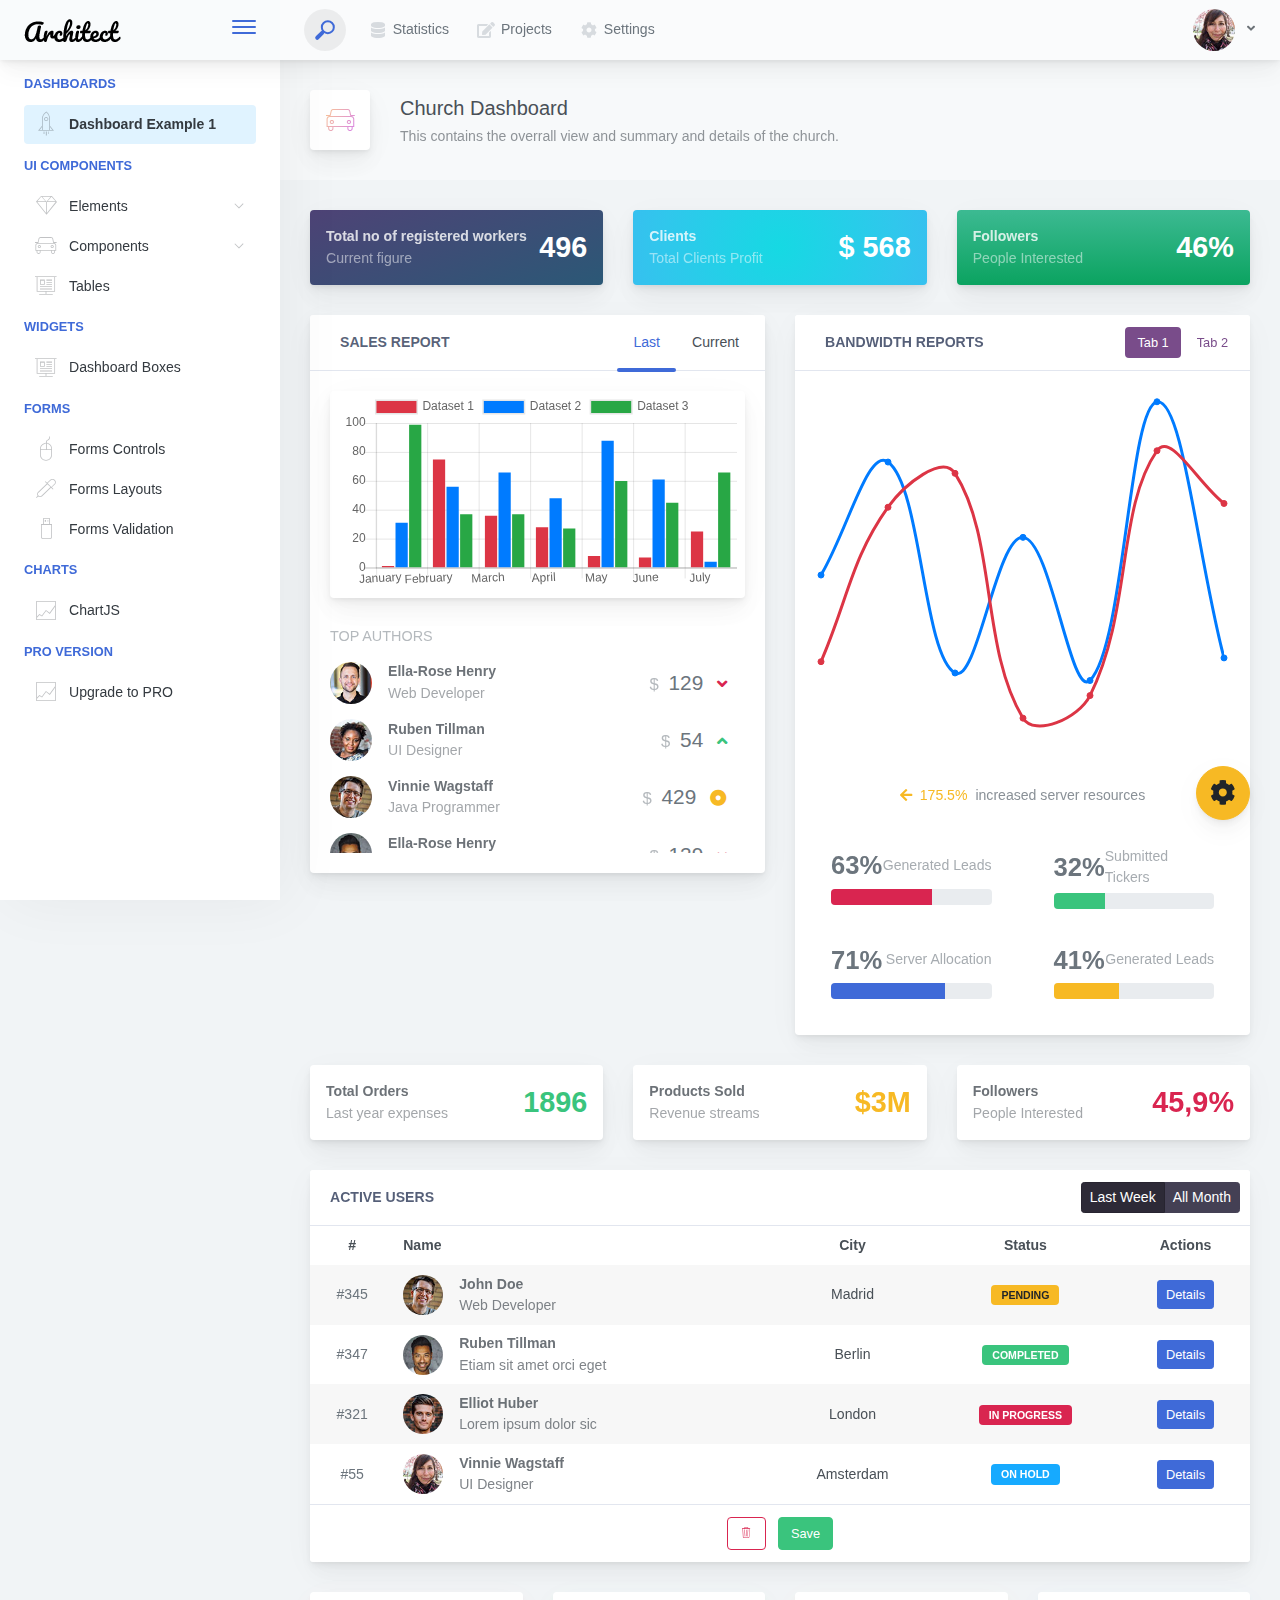
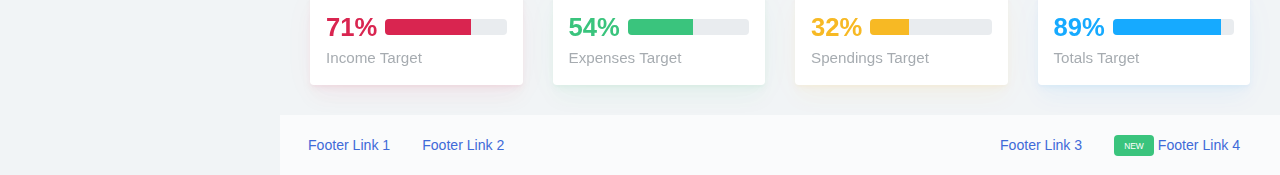
<file: New Admin/architectui-html-free/architectui-html-free/index.html>
<!doctype html>
<html lang="en">

<head>
    <meta charset="utf-8">
    <meta http-equiv="X-UA-Compatible" content="IE=edge">
    <meta http-equiv="Content-Language" content="en">
    <meta http-equiv="Content-Type" content="text/html; charset=utf-8"/>
    <title>Analytics Dashboard - This is an example dashboard created using build-in elements and components.</title>
    <meta name="viewport" content="width=device-width, initial-scale=1, maximum-scale=1, user-scalable=no, shrink-to-fit=no" />
    <meta name="description" content="This is an example dashboard created using build-in elements and components.">
    <meta name="msapplication-tap-highlight" content="no">

<link href="./main.css" rel="stylesheet"></head>
<body>
    <div class="app-container app-theme-white body-tabs-shadow fixed-sidebar fixed-header">
        <div class="app-header header-shadow">
            <div class="app-header__logo">
                <div class="logo-src"></div>
                <div class="header__pane ml-auto">
                    <div>
                        <button type="button" class="hamburger close-sidebar-btn hamburger--elastic" data-class="closed-sidebar">
                            <span class="hamburger-box">
                                <span class="hamburger-inner"></span>
                            </span>
                        </button>
                    </div>
                </div>
            </div>
            <div class="app-header__mobile-menu">
                <div>
                    <button type="button" class="hamburger hamburger--elastic mobile-toggle-nav">
                        <span class="hamburger-box">
                            <span class="hamburger-inner"></span>
                        </span>
                    </button>
                </div>
            </div>
            <div class="app-header__menu">
                <span>
                    <button type="button" class="btn-icon btn-icon-only btn btn-primary btn-sm mobile-toggle-header-nav">
                        <span class="btn-icon-wrapper">
                            <i class="fa fa-ellipsis-v fa-w-6"></i>
                        </span>
                    </button>
                </span>
            </div>    <div class="app-header__content">
                <div class="app-header-left">
                    <div class="search-wrapper">
                        <div class="input-holder">
                            <input type="text" class="search-input" placeholder="Type to search">
                            <button class="search-icon"><span></span></button>
                        </div>
                        <button class="close"></button>
                    </div>
                    <ul class="header-menu nav">
                        <li class="nav-item">
                            <a href="javascript:void(0);" class="nav-link">
                                <i class="nav-link-icon fa fa-database"> </i>
                                Statistics
                            </a>
                        </li>
                        <li class="btn-group nav-item">
                            <a href="javascript:void(0);" class="nav-link">
                                <i class="nav-link-icon fa fa-edit"></i>
                                Projects
                            </a>
                        </li>
                        <li class="dropdown nav-item">
                            <a href="javascript:void(0);" class="nav-link">
                                <i class="nav-link-icon fa fa-cog"></i>
                                Settings
                            </a>
                        </li>
                    </ul>        </div>
                <div class="app-header-right">
                    <div class="header-btn-lg pr-0">
                        <div class="widget-content p-0">
                            <div class="widget-content-wrapper">
                                <div class="widget-content-left">
                                    <div class="btn-group">
                                        <a data-toggle="dropdown" aria-haspopup="true" aria-expanded="false" class="p-0 btn">
                                            <img width="42" class="rounded-circle" src="assets/images/avatars/1.jpg" alt="">
                                            <i class="fa fa-angle-down ml-2 opacity-8"></i>
                                        </a>
                                        <div tabindex="-1" role="menu" aria-hidden="true" class="dropdown-menu dropdown-menu-right">
                                            <button type="button" tabindex="0" class="dropdown-item">User Account</button>
                                            <button type="button" tabindex="0" class="dropdown-item">Settings</button>
                                            <h6 tabindex="-1" class="dropdown-header">Header</h6>
                                            <button type="button" tabindex="0" class="dropdown-item">Actions</button>
                                            <div tabindex="-1" class="dropdown-divider"></div>
                                            <button type="button" tabindex="0" class="dropdown-item">Dividers</button>
                                        </div>
                                    </div>
                                </div>
                                <div class="widget-content-left  ml-3 header-user-info">
                                    <div class="widget-heading">
                                        Alina Mclourd
                                    </div>
                                    <div class="widget-subheading">
                                        VP People Manager
                                    </div>
                                </div>
                                <div class="widget-content-right header-user-info ml-3">
                                    <button type="button" class="btn-shadow p-1 btn btn-primary btn-sm show-toastr-example">
                                        <i class="fa text-white fa-calendar pr-1 pl-1"></i>
                                    </button>
                                </div>
                            </div>
                        </div>
                    </div>        </div>
            </div>
        </div>        <div class="ui-theme-settings">
            <button type="button" id="TooltipDemo" class="btn-open-options btn btn-warning">
                <i class="fa fa-cog fa-w-16 fa-spin fa-2x"></i>
            </button>
            <div class="theme-settings__inner">
                <div class="scrollbar-container">
                    <div class="theme-settings__options-wrapper">
                        <h3 class="themeoptions-heading">Layout Options
                        </h3>
                        <div class="p-3">
                            <ul class="list-group">
                                <li class="list-group-item">
                                    <div class="widget-content p-0">
                                        <div class="widget-content-wrapper">
                                            <div class="widget-content-left mr-3">
                                                <div class="switch has-switch switch-container-class" data-class="fixed-header">
                                                    <div class="switch-animate switch-on">
                                                        <input type="checkbox" checked data-toggle="toggle" data-onstyle="success">
                                                    </div>
                                                </div>
                                            </div>
                                            <div class="widget-content-left">
                                                <div class="widget-heading">Fixed Header
                                                </div>
                                                <div class="widget-subheading">Makes the header top fixed, always visible!
                                                </div>
                                            </div>
                                        </div>
                                    </div>
                                </li>
                                <li class="list-group-item">
                                    <div class="widget-content p-0">
                                        <div class="widget-content-wrapper">
                                            <div class="widget-content-left mr-3">
                                                <div class="switch has-switch switch-container-class" data-class="fixed-sidebar">
                                                    <div class="switch-animate switch-on">
                                                        <input type="checkbox" checked data-toggle="toggle" data-onstyle="success">
                                                    </div>
                                                </div>
                                            </div>
                                            <div class="widget-content-left">
                                                <div class="widget-heading">Fixed Sidebar
                                                </div>
                                                <div class="widget-subheading">Makes the sidebar left fixed, always visible!
                                                </div>
                                            </div>
                                        </div>
                                    </div>
                                </li>
                                <li class="list-group-item">
                                    <div class="widget-content p-0">
                                        <div class="widget-content-wrapper">
                                            <div class="widget-content-left mr-3">
                                                <div class="switch has-switch switch-container-class" data-class="fixed-footer">
                                                    <div class="switch-animate switch-off">
                                                        <input type="checkbox" data-toggle="toggle" data-onstyle="success">
                                                    </div>
                                                </div>
                                            </div>
                                            <div class="widget-content-left">
                                                <div class="widget-heading">Fixed Footer
                                                </div>
                                                <div class="widget-subheading">Makes the app footer bottom fixed, always visible!
                                                </div>
                                            </div>
                                        </div>
                                    </div>
                                </li>
                            </ul>
                        </div>
                        <h3 class="themeoptions-heading">
                            <div>
                                Header Options
                            </div>
                            <button type="button" class="btn-pill btn-shadow btn-wide ml-auto btn btn-focus btn-sm switch-header-cs-class" data-class="">
                                Restore Default
                            </button>
                        </h3>
                        <div class="p-3">
                            <ul class="list-group">
                                <li class="list-group-item">
                                    <h5 class="pb-2">Choose Color Scheme
                                    </h5>
                                    <div class="theme-settings-swatches">
                                        <div class="swatch-holder bg-primary switch-header-cs-class" data-class="bg-primary header-text-light">
                                        </div>
                                        <div class="swatch-holder bg-secondary switch-header-cs-class" data-class="bg-secondary header-text-light">
                                        </div>
                                        <div class="swatch-holder bg-success switch-header-cs-class" data-class="bg-success header-text-dark">
                                        </div>
                                        <div class="swatch-holder bg-info switch-header-cs-class" data-class="bg-info header-text-dark">
                                        </div>
                                        <div class="swatch-holder bg-warning switch-header-cs-class" data-class="bg-warning header-text-dark">
                                        </div>
                                        <div class="swatch-holder bg-danger switch-header-cs-class" data-class="bg-danger header-text-light">
                                        </div>
                                        <div class="swatch-holder bg-light switch-header-cs-class" data-class="bg-light header-text-dark">
                                        </div>
                                        <div class="swatch-holder bg-dark switch-header-cs-class" data-class="bg-dark header-text-light">
                                        </div>
                                        <div class="swatch-holder bg-focus switch-header-cs-class" data-class="bg-focus header-text-light">
                                        </div>
                                        <div class="swatch-holder bg-alternate switch-header-cs-class" data-class="bg-alternate header-text-light">
                                        </div>
                                        <div class="divider">
                                        </div>
                                        <div class="swatch-holder bg-vicious-stance switch-header-cs-class" data-class="bg-vicious-stance header-text-light">
                                        </div>
                                        <div class="swatch-holder bg-midnight-bloom switch-header-cs-class" data-class="bg-midnight-bloom header-text-light">
                                        </div>
                                        <div class="swatch-holder bg-night-sky switch-header-cs-class" data-class="bg-night-sky header-text-light">
                                        </div>
                                        <div class="swatch-holder bg-slick-carbon switch-header-cs-class" data-class="bg-slick-carbon header-text-light">
                                        </div>
                                        <div class="swatch-holder bg-asteroid switch-header-cs-class" data-class="bg-asteroid header-text-light">
                                        </div>
                                        <div class="swatch-holder bg-royal switch-header-cs-class" data-class="bg-royal header-text-light">
                                        </div>
                                        <div class="swatch-holder bg-warm-flame switch-header-cs-class" data-class="bg-warm-flame header-text-dark">
                                        </div>
                                        <div class="swatch-holder bg-night-fade switch-header-cs-class" data-class="bg-night-fade header-text-dark">
                                        </div>
                                        <div class="swatch-holder bg-sunny-morning switch-header-cs-class" data-class="bg-sunny-morning header-text-dark">
                                        </div>
                                        <div class="swatch-holder bg-tempting-azure switch-header-cs-class" data-class="bg-tempting-azure header-text-dark">
                                        </div>
                                        <div class="swatch-holder bg-amy-crisp switch-header-cs-class" data-class="bg-amy-crisp header-text-dark">
                                        </div>
                                        <div class="swatch-holder bg-heavy-rain switch-header-cs-class" data-class="bg-heavy-rain header-text-dark">
                                        </div>
                                        <div class="swatch-holder bg-mean-fruit switch-header-cs-class" data-class="bg-mean-fruit header-text-dark">
                                        </div>
                                        <div class="swatch-holder bg-malibu-beach switch-header-cs-class" data-class="bg-malibu-beach header-text-light">
                                        </div>
                                        <div class="swatch-holder bg-deep-blue switch-header-cs-class" data-class="bg-deep-blue header-text-dark">
                                        </div>
                                        <div class="swatch-holder bg-ripe-malin switch-header-cs-class" data-class="bg-ripe-malin header-text-light">
                                        </div>
                                        <div class="swatch-holder bg-arielle-smile switch-header-cs-class" data-class="bg-arielle-smile header-text-light">
                                        </div>
                                        <div class="swatch-holder bg-plum-plate switch-header-cs-class" data-class="bg-plum-plate header-text-light">
                                        </div>
                                        <div class="swatch-holder bg-happy-fisher switch-header-cs-class" data-class="bg-happy-fisher header-text-dark">
                                        </div>
                                        <div class="swatch-holder bg-happy-itmeo switch-header-cs-class" data-class="bg-happy-itmeo header-text-light">
                                        </div>
                                        <div class="swatch-holder bg-mixed-hopes switch-header-cs-class" data-class="bg-mixed-hopes header-text-light">
                                        </div>
                                        <div class="swatch-holder bg-strong-bliss switch-header-cs-class" data-class="bg-strong-bliss header-text-light">
                                        </div>
                                        <div class="swatch-holder bg-grow-early switch-header-cs-class" data-class="bg-grow-early header-text-light">
                                        </div>
                                        <div class="swatch-holder bg-love-kiss switch-header-cs-class" data-class="bg-love-kiss header-text-light">
                                        </div>
                                        <div class="swatch-holder bg-premium-dark switch-header-cs-class" data-class="bg-premium-dark header-text-light">
                                        </div>
                                        <div class="swatch-holder bg-happy-green switch-header-cs-class" data-class="bg-happy-green header-text-light">
                                        </div>
                                    </div>
                                </li>
                            </ul>
                        </div>
                        <h3 class="themeoptions-heading">
                            <div>Sidebar Options</div>
                            <button type="button" class="btn-pill btn-shadow btn-wide ml-auto btn btn-focus btn-sm switch-sidebar-cs-class" data-class="">
                                Restore Default
                            </button>
                        </h3>
                        <div class="p-3">
                            <ul class="list-group">
                                <li class="list-group-item">
                                    <h5 class="pb-2">Choose Color Scheme
                                    </h5>
                                    <div class="theme-settings-swatches">
                                        <div class="swatch-holder bg-primary switch-sidebar-cs-class" data-class="bg-primary sidebar-text-light">
                                        </div>
                                        <div class="swatch-holder bg-secondary switch-sidebar-cs-class" data-class="bg-secondary sidebar-text-light">
                                        </div>
                                        <div class="swatch-holder bg-success switch-sidebar-cs-class" data-class="bg-success sidebar-text-dark">
                                        </div>
                                        <div class="swatch-holder bg-info switch-sidebar-cs-class" data-class="bg-info sidebar-text-dark">
                                        </div>
                                        <div class="swatch-holder bg-warning switch-sidebar-cs-class" data-class="bg-warning sidebar-text-dark">
                                        </div>
                                        <div class="swatch-holder bg-danger switch-sidebar-cs-class" data-class="bg-danger sidebar-text-light">
                                        </div>
                                        <div class="swatch-holder bg-light switch-sidebar-cs-class" data-class="bg-light sidebar-text-dark">
                                        </div>
                                        <div class="swatch-holder bg-dark switch-sidebar-cs-class" data-class="bg-dark sidebar-text-light">
                                        </div>
                                        <div class="swatch-holder bg-focus switch-sidebar-cs-class" data-class="bg-focus sidebar-text-light">
                                        </div>
                                        <div class="swatch-holder bg-alternate switch-sidebar-cs-class" data-class="bg-alternate sidebar-text-light">
                                        </div>
                                        <div class="divider">
                                        </div>
                                        <div class="swatch-holder bg-vicious-stance switch-sidebar-cs-class" data-class="bg-vicious-stance sidebar-text-light">
                                        </div>
                                        <div class="swatch-holder bg-midnight-bloom switch-sidebar-cs-class" data-class="bg-midnight-bloom sidebar-text-light">
                                        </div>
                                        <div class="swatch-holder bg-night-sky switch-sidebar-cs-class" data-class="bg-night-sky sidebar-text-light">
                                        </div>
                                        <div class="swatch-holder bg-slick-carbon switch-sidebar-cs-class" data-class="bg-slick-carbon sidebar-text-light">
                                        </div>
                                        <div class="swatch-holder bg-asteroid switch-sidebar-cs-class" data-class="bg-asteroid sidebar-text-light">
                                        </div>
                                        <div class="swatch-holder bg-royal switch-sidebar-cs-class" data-class="bg-royal sidebar-text-light">
                                        </div>
                                        <div class="swatch-holder bg-warm-flame switch-sidebar-cs-class" data-class="bg-warm-flame sidebar-text-dark">
                                        </div>
                                        <div class="swatch-holder bg-night-fade switch-sidebar-cs-class" data-class="bg-night-fade sidebar-text-dark">
                                        </div>
                                        <div class="swatch-holder bg-sunny-morning switch-sidebar-cs-class" data-class="bg-sunny-morning sidebar-text-dark">
                                        </div>
                                        <div class="swatch-holder bg-tempting-azure switch-sidebar-cs-class" data-class="bg-tempting-azure sidebar-text-dark">
                                        </div>
                                        <div class="swatch-holder bg-amy-crisp switch-sidebar-cs-class" data-class="bg-amy-crisp sidebar-text-dark">
                                        </div>
                                        <div class="swatch-holder bg-heavy-rain switch-sidebar-cs-class" data-class="bg-heavy-rain sidebar-text-dark">
                                        </div>
                                        <div class="swatch-holder bg-mean-fruit switch-sidebar-cs-class" data-class="bg-mean-fruit sidebar-text-dark">
                                        </div>
                                        <div class="swatch-holder bg-malibu-beach switch-sidebar-cs-class" data-class="bg-malibu-beach sidebar-text-light">
                                        </div>
                                        <div class="swatch-holder bg-deep-blue switch-sidebar-cs-class" data-class="bg-deep-blue sidebar-text-dark">
                                        </div>
                                        <div class="swatch-holder bg-ripe-malin switch-sidebar-cs-class" data-class="bg-ripe-malin sidebar-text-light">
                                        </div>
                                        <div class="swatch-holder bg-arielle-smile switch-sidebar-cs-class" data-class="bg-arielle-smile sidebar-text-light">
                                        </div>
                                        <div class="swatch-holder bg-plum-plate switch-sidebar-cs-class" data-class="bg-plum-plate sidebar-text-light">
                                        </div>
                                        <div class="swatch-holder bg-happy-fisher switch-sidebar-cs-class" data-class="bg-happy-fisher sidebar-text-dark">
                                        </div>
                                        <div class="swatch-holder bg-happy-itmeo switch-sidebar-cs-class" data-class="bg-happy-itmeo sidebar-text-light">
                                        </div>
                                        <div class="swatch-holder bg-mixed-hopes switch-sidebar-cs-class" data-class="bg-mixed-hopes sidebar-text-light">
                                        </div>
                                        <div class="swatch-holder bg-strong-bliss switch-sidebar-cs-class" data-class="bg-strong-bliss sidebar-text-light">
                                        </div>
                                        <div class="swatch-holder bg-grow-early switch-sidebar-cs-class" data-class="bg-grow-early sidebar-text-light">
                                        </div>
                                        <div class="swatch-holder bg-love-kiss switch-sidebar-cs-class" data-class="bg-love-kiss sidebar-text-light">
                                        </div>
                                        <div class="swatch-holder bg-premium-dark switch-sidebar-cs-class" data-class="bg-premium-dark sidebar-text-light">
                                        </div>
                                        <div class="swatch-holder bg-happy-green switch-sidebar-cs-class" data-class="bg-happy-green sidebar-text-light">
                                        </div>
                                    </div>
                                </li>
                            </ul>
                        </div>
                        <h3 class="themeoptions-heading">
                            <div>Main Content Options</div>
                            <button type="button" class="btn-pill btn-shadow btn-wide ml-auto active btn btn-focus btn-sm">Restore Default
                            </button>
                        </h3>
                        <div class="p-3">
                            <ul class="list-group">
                                <li class="list-group-item">
                                    <h5 class="pb-2">Page Section Tabs
                                    </h5>
                                    <div class="theme-settings-swatches">
                                        <div role="group" class="mt-2 btn-group">
                                            <button type="button" class="btn-wide btn-shadow btn-primary btn btn-secondary switch-theme-class" data-class="body-tabs-line">
                                                Line
                                            </button>
                                            <button type="button" class="btn-wide btn-shadow btn-primary active btn btn-secondary switch-theme-class" data-class="body-tabs-shadow">
                                                Shadow
                                            </button>
                                        </div>
                                    </div>
                                </li>
                            </ul>
                        </div>
                    </div>
                </div>
            </div>
        </div>        <div class="app-main">
                <div class="app-sidebar sidebar-shadow">
                    <div class="app-header__logo">
                        <div class="logo-src"></div>
                        <div class="header__pane ml-auto">
                            <div>
                                <button type="button" class="hamburger close-sidebar-btn hamburger--elastic" data-class="closed-sidebar">
                                    <span class="hamburger-box">
                                        <span class="hamburger-inner"></span>
                                    </span>
                                </button>
                            </div>
                        </div>
                    </div>
                    <div class="app-header__mobile-menu">
                        <div>
                            <button type="button" class="hamburger hamburger--elastic mobile-toggle-nav">
                                <span class="hamburger-box">
                                    <span class="hamburger-inner"></span>
                                </span>
                            </button>
                        </div>
                    </div>
                    <div class="app-header__menu">
                        <span>
                            <button type="button" class="btn-icon btn-icon-only btn btn-primary btn-sm mobile-toggle-header-nav">
                                <span class="btn-icon-wrapper">
                                    <i class="fa fa-ellipsis-v fa-w-6"></i>
                                </span>
                            </button>
                        </span>
                    </div>    <div class="scrollbar-sidebar">
                        <div class="app-sidebar__inner">
                            <ul class="vertical-nav-menu">
                                <li class="app-sidebar__heading">Dashboards</li>
                                <li>
                                    <a href="index.html" class="mm-active">
                                        <i class="metismenu-icon pe-7s-rocket"></i>
                                        Dashboard Example 1
                                    </a>
                                </li>
                                <li class="app-sidebar__heading">UI Components</li>
                                <li>
                                    <a href="#">
                                        <i class="metismenu-icon pe-7s-diamond"></i>
                                        Elements
                                        <i class="metismenu-state-icon pe-7s-angle-down caret-left"></i>
                                    </a>
                                    <ul>
                                        <li>
                                            <a href="elements-buttons-standard.html">
                                                <i class="metismenu-icon"></i>
                                                Buttons
                                            </a>
                                        </li>
                                        <li>
                                            <a href="elements-dropdowns.html">
                                                <i class="metismenu-icon">
                                                </i>Dropdowns
                                            </a>
                                        </li>
                                        <li>
                                            <a href="elements-icons.html">
                                                <i class="metismenu-icon">
                                                </i>Icons
                                            </a>
                                        </li>
                                        <li>
                                            <a href="elements-badges-labels.html">
                                                <i class="metismenu-icon">
                                                </i>Badges
                                            </a>
                                        </li>
                                        <li>
                                            <a href="elements-cards.html">
                                                <i class="metismenu-icon">
                                                </i>Cards
                                            </a>
                                        </li>
                                        <li>
                                            <a href="elements-list-group.html">
                                                <i class="metismenu-icon">
                                                </i>List Groups
                                            </a>
                                        </li>
                                        <li>
                                            <a href="elements-navigation.html">
                                                <i class="metismenu-icon">
                                                </i>Navigation Menus
                                            </a>
                                        </li>
                                        <li>
                                            <a href="elements-utilities.html">
                                                <i class="metismenu-icon">
                                                </i>Utilities
                                            </a>
                                        </li>
                                    </ul>
                                </li>
                                <li
                                    
                                    
                                    
                                    
                                    
                                    
                                    
                                    
                                    
                                    
                                    
                                >
                                    <a href="#">
                                        <i class="metismenu-icon pe-7s-car"></i>
                                        Components
                                        <i class="metismenu-state-icon pe-7s-angle-down caret-left"></i>
                                    </a>
                                    <ul
                                        
                                        
                                        
                                        
                                        
                                        
                                        
                                        
                                        
                                        
                                        
                                    >
                                        <li>
                                            <a href="components-tabs.html">
                                                <i class="metismenu-icon">
                                                </i>Tabs
                                            </a>
                                        </li>
                                        <li>
                                            <a href="components-accordions.html">
                                                <i class="metismenu-icon">
                                                </i>Accordions
                                            </a>
                                        </li>
                                        <li>
                                            <a href="components-notifications.html">
                                                <i class="metismenu-icon">
                                                </i>Notifications
                                            </a>
                                        </li>
                                        <li>
                                            <a href="components-modals.html">
                                                <i class="metismenu-icon">
                                                </i>Modals
                                            </a>
                                        </li>
                                        <li>
                                            <a href="components-progress-bar.html">
                                                <i class="metismenu-icon">
                                                </i>Progress Bar
                                            </a>
                                        </li>
                                        <li>
                                            <a href="components-tooltips-popovers.html">
                                                <i class="metismenu-icon">
                                                </i>Tooltips &amp; Popovers
                                            </a>
                                        </li>
                                        <li>
                                            <a href="components-carousel.html">
                                                <i class="metismenu-icon">
                                                </i>Carousel
                                            </a>
                                        </li>
                                        <li>
                                            <a href="components-calendar.html">
                                                <i class="metismenu-icon">
                                                </i>Calendar
                                            </a>
                                        </li>
                                        <li>
                                            <a href="components-pagination.html">
                                                <i class="metismenu-icon">
                                                </i>Pagination
                                            </a>
                                        </li>
                                        <li>
                                            <a href="components-scrollable-elements.html">
                                                <i class="metismenu-icon">
                                                </i>Scrollable
                                            </a>
                                        </li>
                                        <li>
                                            <a href="components-maps.html">
                                                <i class="metismenu-icon">
                                                </i>Maps
                                            </a>
                                        </li>
                                    </ul>
                                </li>
                                <li  >
                                    <a href="tables-regular.html">
                                        <i class="metismenu-icon pe-7s-display2"></i>
                                        Tables
                                    </a>
                                </li>
                                <li class="app-sidebar__heading">Widgets</li>
                                <li>
                                    <a href="dashboard-boxes.html">
                                        <i class="metismenu-icon pe-7s-display2"></i>
                                        Dashboard Boxes
                                    </a>
                                </li>
                                <li class="app-sidebar__heading">Forms</li>
                                <li>
                                    <a href="forms-controls.html">
                                        <i class="metismenu-icon pe-7s-mouse">
                                        </i>Forms Controls
                                    </a>
                                </li>
                                <li>
                                    <a href="forms-layouts.html">
                                        <i class="metismenu-icon pe-7s-eyedropper">
                                        </i>Forms Layouts
                                    </a>
                                </li>
                                <li>
                                    <a href="forms-validation.html">
                                        <i class="metismenu-icon pe-7s-pendrive">
                                        </i>Forms Validation
                                    </a>
                                </li>
                                <li class="app-sidebar__heading">Charts</li>
                                <li>
                                    <a href="charts-chartjs.html">
                                        <i class="metismenu-icon pe-7s-graph2">
                                        </i>ChartJS
                                    </a>
                                </li>
                                <li class="app-sidebar__heading">PRO Version</li>
                                <li>
                                    <a href="https://dashboardpack.com/theme-details/architectui-dashboard-html-pro/" target="_blank">
                                        <i class="metismenu-icon pe-7s-graph2">
                                        </i>
                                        Upgrade to PRO
                                    </a>
                                </li>
                            </ul>
                        </div>
                    </div>
                </div>    <div class="app-main__outer">
                    <div class="app-main__inner">
                        <div class="app-page-title">
                            <div class="page-title-wrapper">
                                <div class="page-title-heading">
                                    <div class="page-title-icon">
                                        <i class="pe-7s-car icon-gradient bg-mean-fruit">
                                        </i>
                                    </div>
                                    <div>Church Dashboard
                                        <div class="page-title-subheading">This contains the overrall view and summary and details of the church.
                                        </div>
                                    </div>
                                </div>
                                    </div>
                        </div> 
                           <div class="row">
                            <div class="col-md-6 col-xl-4">
                                <div class="card mb-3 widget-content bg-midnight-bloom">
                                    <div class="widget-content-wrapper text-white">
                                        <div class="widget-content-left">
                                            <div class="widget-heading">Total no of registered workers</div>
                                            <div class="widget-subheading">Current figure</div>
                                        </div>
                                        <div class="widget-content-right">
                                            <div class="widget-numbers text-white"><span>496</span></div>
                                        </div>
                                    </div>
                                </div>
                            </div>
                            <div class="col-md-6 col-xl-4">
                                <div class="card mb-3 widget-content bg-arielle-smile">
                                    <div class="widget-content-wrapper text-white">
                                        <div class="widget-content-left">
                                            <div class="widget-heading">Clients</div>
                                            <div class="widget-subheading">Total Clients Profit</div>
                                        </div>
                                        <div class="widget-content-right">
                                            <div class="widget-numbers text-white"><span>$ 568</span></div>
                                        </div>
                                    </div>
                                </div>
                            </div>
                            <div class="col-md-6 col-xl-4">
                                <div class="card mb-3 widget-content bg-grow-early">
                                    <div class="widget-content-wrapper text-white">
                                        <div class="widget-content-left">
                                            <div class="widget-heading">Followers</div>
                                            <div class="widget-subheading">People Interested</div>
                                        </div>
                                        <div class="widget-content-right">
                                            <div class="widget-numbers text-white"><span>46%</span></div>
                                        </div>
                                    </div>
                                </div>
                            </div>
                            <div class="d-xl-none d-lg-block col-md-6 col-xl-4">
                                <div class="card mb-3 widget-content bg-premium-dark">
                                    <div class="widget-content-wrapper text-white">
                                        <div class="widget-content-left">
                                            <div class="widget-heading">Products Sold</div>
                                            <div class="widget-subheading">Revenue streams</div>
                                        </div>
                                        <div class="widget-content-right">
                                            <div class="widget-numbers text-warning"><span>$14M</span></div>
                                        </div>
                                    </div>
                                </div>
                            </div>
                        </div>
                        <div class="row">
                            <div class="col-md-12 col-lg-6">
                                <div class="mb-3 card">
                                    <div class="card-header-tab card-header-tab-animation card-header">
                                        <div class="card-header-title">
                                            <i class="header-icon lnr-apartment icon-gradient bg-love-kiss"> </i>
                                            Sales Report
                                        </div>
                                        <ul class="nav">
                                            <li class="nav-item"><a href="javascript:void(0);" class="active nav-link">Last</a></li>
                                            <li class="nav-item"><a href="javascript:void(0);" class="nav-link second-tab-toggle">Current</a></li>
                                        </ul>
                                    </div>
                                    <div class="card-body">
                                        <div class="tab-content">
                                            <div class="tab-pane fade show active" id="tabs-eg-77">
                                                <div class="card mb-3 widget-chart widget-chart2 text-left w-100">
                                                    <div class="widget-chat-wrapper-outer">
                                                        <div class="widget-chart-wrapper widget-chart-wrapper-lg opacity-10 m-0">
                                                            <canvas id="canvas"></canvas>
                                                        </div>
                                                    </div>
                                                </div>
                                                <h6 class="text-muted text-uppercase font-size-md opacity-5 font-weight-normal">Top Authors</h6>
                                                <div class="scroll-area-sm">
                                                    <div class="scrollbar-container">
                                                        <ul class="rm-list-borders rm-list-borders-scroll list-group list-group-flush">
                                                            <li class="list-group-item">
                                                                <div class="widget-content p-0">
                                                                    <div class="widget-content-wrapper">
                                                                        <div class="widget-content-left mr-3">
                                                                            <img width="42" class="rounded-circle" src="assets/images/avatars/9.jpg" alt="">
                                                                        </div>
                                                                        <div class="widget-content-left">
                                                                            <div class="widget-heading">Ella-Rose Henry</div>
                                                                            <div class="widget-subheading">Web Developer</div>
                                                                        </div>
                                                                        <div class="widget-content-right">
                                                                            <div class="font-size-xlg text-muted">
                                                                                <small class="opacity-5 pr-1">$</small>
                                                                                <span>129</span>
                                                                                <small class="text-danger pl-2">
                                                                                    <i class="fa fa-angle-down"></i>
                                                                                </small>
                                                                            </div>
                                                                        </div>
                                                                    </div>
                                                                </div>
                                                            </li>
                                                            <li class="list-group-item">
                                                                <div class="widget-content p-0">
                                                                    <div class="widget-content-wrapper">
                                                                        <div class="widget-content-left mr-3">
                                                                            <img width="42" class="rounded-circle" src="assets/images/avatars/5.jpg" alt="">
                                                                        </div>
                                                                        <div class="widget-content-left">
                                                                            <div class="widget-heading">Ruben Tillman</div>
                                                                            <div class="widget-subheading">UI Designer</div>
                                                                        </div>
                                                                        <div class="widget-content-right">
                                                                            <div class="font-size-xlg text-muted">
                                                                                <small class="opacity-5 pr-1">$</small>
                                                                                <span>54</span>
                                                                                <small class="text-success pl-2">
                                                                                    <i class="fa fa-angle-up"></i>
                                                                                </small>
                                                                            </div>
                                                                        </div>
                                                                    </div>
                                                                </div>
                                                            </li>
                                                            <li class="list-group-item">
                                                                <div class="widget-content p-0">
                                                                    <div class="widget-content-wrapper">
                                                                        <div class="widget-content-left mr-3">
                                                                            <img width="42" class="rounded-circle" src="assets/images/avatars/4.jpg" alt="">
                                                                        </div>
                                                                        <div class="widget-content-left">
                                                                            <div class="widget-heading">Vinnie Wagstaff</div>
                                                                            <div class="widget-subheading">Java Programmer</div>
                                                                        </div>
                                                                        <div class="widget-content-right">
                                                                            <div class="font-size-xlg text-muted">
                                                                                <small class="opacity-5 pr-1">$</small>
                                                                                <span>429</span>
                                                                                <small class="text-warning pl-2">
                                                                                    <i class="fa fa-dot-circle"></i>
                                                                                </small>
                                                                            </div>
                                                                        </div>
                                                                    </div>
                                                                </div>
                                                            </li>
                                                            <li class="list-group-item">
                                                                <div class="widget-content p-0">
                                                                    <div class="widget-content-wrapper">
                                                                        <div class="widget-content-left mr-3">
                                                                            <img width="42" class="rounded-circle" src="assets/images/avatars/3.jpg" alt="">
                                                                        </div>
                                                                        <div class="widget-content-left">
                                                                            <div class="widget-heading">Ella-Rose Henry</div>
                                                                            <div class="widget-subheading">Web Developer</div>
                                                                        </div>
                                                                        <div class="widget-content-right">
                                                                            <div class="font-size-xlg text-muted">
                                                                                <small class="opacity-5 pr-1">$</small>
                                                                                <span>129</span>
                                                                                <small class="text-danger pl-2">
                                                                                    <i class="fa fa-angle-down"></i>
                                                                                </small>
                                                                            </div>
                                                                        </div>
                                                                    </div>
                                                                </div>
                                                            </li>
                                                            <li class="list-group-item">
                                                                <div class="widget-content p-0">
                                                                    <div class="widget-content-wrapper">
                                                                        <div class="widget-content-left mr-3">
                                                                            <img width="42" class="rounded-circle" src="assets/images/avatars/2.jpg" alt="">
                                                                        </div>
                                                                        <div class="widget-content-left">
                                                                            <div class="widget-heading">Ruben Tillman</div>
                                                                            <div class="widget-subheading">UI Designer</div>
                                                                        </div>
                                                                        <div class="widget-content-right">
                                                                            <div class="font-size-xlg text-muted">
                                                                                <small class="opacity-5 pr-1">$</small>
                                                                                <span>54</span>
                                                                                <small class="text-success pl-2">
                                                                                    <i class="fa fa-angle-up"></i>
                                                                                </small>
                                                                            </div>
                                                                        </div>
                                                                    </div>
                                                                </div>
                                                            </li>
                                                        </ul>
                                                    </div>
                                                </div>
                                            </div>
                                        </div>
                                    </div>
                                </div>
                            </div>
                            <div class="col-md-12 col-lg-6">
                                <div class="mb-3 card">
                                    <div class="card-header-tab card-header">
                                        <div class="card-header-title">
                                            <i class="header-icon lnr-rocket icon-gradient bg-tempting-azure"> </i>
                                            Bandwidth Reports
                                        </div>
                                        <div class="btn-actions-pane-right">
                                            <div class="nav">
                                                <a href="javascript:void(0);" class="border-0 btn-pill btn-wide btn-transition active btn btn-outline-alternate">Tab 1</a>
                                                <a href="javascript:void(0);" class="ml-1 btn-pill btn-wide border-0 btn-transition  btn btn-outline-alternate second-tab-toggle-alt">Tab 2</a>
                                            </div>
                                        </div>
                                    </div>
                                    <div class="tab-content">
                                        <div class="tab-pane fade active show" id="tab-eg-55">
                                            <div class="widget-chart p-3">
                                                <div style="height: 350px">
                                                    <canvas id="line-chart"></canvas>
                                                </div>
                                                <div class="widget-chart-content text-center mt-5">
                                                    <div class="widget-description mt-0 text-warning">
                                                        <i class="fa fa-arrow-left"></i>
                                                        <span class="pl-1">175.5%</span>
                                                        <span class="text-muted opacity-8 pl-1">increased server resources</span>
                                                    </div>
                                                </div>
                                            </div>
                                            <div class="pt-2 card-body">
                                                <div class="row">
                                                    <div class="col-md-6">
                                                        <div class="widget-content">
                                                            <div class="widget-content-outer">
                                                                <div class="widget-content-wrapper">
                                                                    <div class="widget-content-left">
                                                                        <div class="widget-numbers fsize-3 text-muted">63%</div>
                                                                    </div>
                                                                    <div class="widget-content-right">
                                                                        <div class="text-muted opacity-6">Generated Leads</div>
                                                                    </div>
                                                                </div>
                                                                <div class="widget-progress-wrapper mt-1">
                                                                    <div class="progress-bar-sm progress-bar-animated-alt progress">
                                                                        <div class="progress-bar bg-danger" role="progressbar" aria-valuenow="63" aria-valuemin="0" aria-valuemax="100" style="width: 63%;"></div>
                                                                    </div>
                                                                </div>
                                                            </div>
                                                        </div>
                                                    </div>
                                                    <div class="col-md-6">
                                                        <div class="widget-content">
                                                            <div class="widget-content-outer">
                                                                <div class="widget-content-wrapper">
                                                                    <div class="widget-content-left">
                                                                        <div class="widget-numbers fsize-3 text-muted">32%</div>
                                                                    </div>
                                                                    <div class="widget-content-right">
                                                                        <div class="text-muted opacity-6">Submitted Tickers</div>
                                                                    </div>
                                                                </div>
                                                                <div class="widget-progress-wrapper mt-1">
                                                                    <div class="progress-bar-sm progress-bar-animated-alt progress">
                                                                        <div class="progress-bar bg-success" role="progressbar" aria-valuenow="32" aria-valuemin="0" aria-valuemax="100" style="width: 32%;"></div>
                                                                    </div>
                                                                </div>
                                                            </div>
                                                        </div>
                                                    </div>
                                                    <div class="col-md-6">
                                                        <div class="widget-content">
                                                            <div class="widget-content-outer">
                                                                <div class="widget-content-wrapper">
                                                                    <div class="widget-content-left">
                                                                        <div class="widget-numbers fsize-3 text-muted">71%</div>
                                                                    </div>
                                                                    <div class="widget-content-right">
                                                                        <div class="text-muted opacity-6">Server Allocation</div>
                                                                    </div>
                                                                </div>
                                                                <div class="widget-progress-wrapper mt-1">
                                                                    <div class="progress-bar-sm progress-bar-animated-alt progress">
                                                                        <div class="progress-bar bg-primary" role="progressbar" aria-valuenow="71" aria-valuemin="0" aria-valuemax="100" style="width: 71%;"></div>
                                                                    </div>
                                                                </div>
                                                            </div>
                                                        </div>
                                                    </div>
                                                    <div class="col-md-6">
                                                        <div class="widget-content">
                                                            <div class="widget-content-outer">
                                                                <div class="widget-content-wrapper">
                                                                    <div class="widget-content-left">
                                                                        <div class="widget-numbers fsize-3 text-muted">41%</div>
                                                                    </div>
                                                                    <div class="widget-content-right">
                                                                        <div class="text-muted opacity-6">Generated Leads</div>
                                                                    </div>
                                                                </div>
                                                                <div class="widget-progress-wrapper mt-1">
                                                                    <div class="progress-bar-sm progress-bar-animated-alt progress">
                                                                        <div class="progress-bar bg-warning" role="progressbar" aria-valuenow="41" aria-valuemin="0" aria-valuemax="100" style="width: 41%;"></div>
                                                                    </div>
                                                                </div>
                                                            </div>
                                                        </div>
                                                    </div>
                                                </div>
                                            </div>
                                        </div>
                                    </div>
                                </div>
                            </div>
                        </div>
                        <div class="row">
                            <div class="col-md-6 col-xl-4">
                                <div class="card mb-3 widget-content">
                                    <div class="widget-content-outer">
                                        <div class="widget-content-wrapper">
                                            <div class="widget-content-left">
                                                <div class="widget-heading">Total Orders</div>
                                                <div class="widget-subheading">Last year expenses</div>
                                            </div>
                                            <div class="widget-content-right">
                                                <div class="widget-numbers text-success">1896</div>
                                            </div>
                                        </div>
                                    </div>
                                </div>
                            </div>
                            <div class="col-md-6 col-xl-4">
                                <div class="card mb-3 widget-content">
                                    <div class="widget-content-outer">
                                        <div class="widget-content-wrapper">
                                            <div class="widget-content-left">
                                                <div class="widget-heading">Products Sold</div>
                                                <div class="widget-subheading">Revenue streams</div>
                                            </div>
                                            <div class="widget-content-right">
                                                <div class="widget-numbers text-warning">$3M</div>
                                            </div>
                                        </div>
                                    </div>
                                </div>
                            </div>
                            <div class="col-md-6 col-xl-4">
                                <div class="card mb-3 widget-content">
                                    <div class="widget-content-outer">
                                        <div class="widget-content-wrapper">
                                            <div class="widget-content-left">
                                                <div class="widget-heading">Followers</div>
                                                <div class="widget-subheading">People Interested</div>
                                            </div>
                                            <div class="widget-content-right">
                                                <div class="widget-numbers text-danger">45,9%</div>
                                            </div>
                                        </div>
                                    </div>
                                </div>
                            </div>
                            <div class="d-xl-none d-lg-block col-md-6 col-xl-4">
                                <div class="card mb-3 widget-content">
                                    <div class="widget-content-outer">
                                        <div class="widget-content-wrapper">
                                            <div class="widget-content-left">
                                                <div class="widget-heading">Income</div>
                                                <div class="widget-subheading">Expected totals</div>
                                            </div>
                                            <div class="widget-content-right">
                                                <div class="widget-numbers text-focus">$147</div>
                                            </div>
                                        </div>
                                        <div class="widget-progress-wrapper">
                                            <div class="progress-bar-sm progress-bar-animated-alt progress">
                                                <div class="progress-bar bg-info" role="progressbar" aria-valuenow="54" aria-valuemin="0" aria-valuemax="100" style="width: 54%;"></div>
                                            </div>
                                            <div class="progress-sub-label">
                                                <div class="sub-label-left">Expenses</div>
                                                <div class="sub-label-right">100%</div>
                                            </div>
                                        </div>
                                    </div>
                                </div>
                            </div>
                        </div>
                        <div class="row">
                            <div class="col-md-12">
                                <div class="main-card mb-3 card">
                                    <div class="card-header">Active Users
                                        <div class="btn-actions-pane-right">
                                            <div role="group" class="btn-group-sm btn-group">
                                                <button class="active btn btn-focus">Last Week</button>
                                                <button class="btn btn-focus">All Month</button>
                                            </div>
                                        </div>
                                    </div>
                                    <div class="table-responsive">
                                        <table class="align-middle mb-0 table table-borderless table-striped table-hover">
                                            <thead>
                                            <tr>
                                                <th class="text-center">#</th>
                                                <th>Name</th>
                                                <th class="text-center">City</th>
                                                <th class="text-center">Status</th>
                                                <th class="text-center">Actions</th>
                                            </tr>
                                            </thead>
                                            <tbody>
                                            <tr>
                                                <td class="text-center text-muted">#345</td>
                                                <td>
                                                    <div class="widget-content p-0">
                                                        <div class="widget-content-wrapper">
                                                            <div class="widget-content-left mr-3">
                                                                <div class="widget-content-left">
                                                                    <img width="40" class="rounded-circle" src="assets/images/avatars/4.jpg" alt="">
                                                                </div>
                                                            </div>
                                                            <div class="widget-content-left flex2">
                                                                <div class="widget-heading">John Doe</div>
                                                                <div class="widget-subheading opacity-7">Web Developer</div>
                                                            </div>
                                                        </div>
                                                    </div>
                                                </td>
                                                <td class="text-center">Madrid</td>
                                                <td class="text-center">
                                                    <div class="badge badge-warning">Pending</div>
                                                </td>
                                                <td class="text-center">
                                                    <button type="button" id="PopoverCustomT-1" class="btn btn-primary btn-sm">Details</button>
                                                </td>
                                            </tr>
                                            <tr>
                                                <td class="text-center text-muted">#347</td>
                                                <td>
                                                    <div class="widget-content p-0">
                                                        <div class="widget-content-wrapper">
                                                            <div class="widget-content-left mr-3">
                                                                <div class="widget-content-left">
                                                                    <img width="40" class="rounded-circle" src="assets/images/avatars/3.jpg" alt="">
                                                                </div>
                                                            </div>
                                                            <div class="widget-content-left flex2">
                                                                <div class="widget-heading">Ruben Tillman</div>
                                                                <div class="widget-subheading opacity-7">Etiam sit amet orci eget</div>
                                                            </div>
                                                        </div>
                                                    </div>
                                                </td>
                                                <td class="text-center">Berlin</td>
                                                <td class="text-center">
                                                    <div class="badge badge-success">Completed</div>
                                                </td>
                                                <td class="text-center">
                                                    <button type="button" id="PopoverCustomT-2" class="btn btn-primary btn-sm">Details</button>
                                                </td>
                                            </tr>
                                            <tr>
                                                <td class="text-center text-muted">#321</td>
                                                <td>
                                                    <div class="widget-content p-0">
                                                        <div class="widget-content-wrapper">
                                                            <div class="widget-content-left mr-3">
                                                                <div class="widget-content-left">
                                                                    <img width="40" class="rounded-circle" src="assets/images/avatars/2.jpg" alt="">
                                                                </div>
                                                            </div>
                                                            <div class="widget-content-left flex2">
                                                                <div class="widget-heading">Elliot Huber</div>
                                                                <div class="widget-subheading opacity-7">Lorem ipsum dolor sic</div>
                                                            </div>
                                                        </div>
                                                    </div>
                                                </td>
                                                <td class="text-center">London</td>
                                                <td class="text-center">
                                                    <div class="badge badge-danger">In Progress</div>
                                                </td>
                                                <td class="text-center">
                                                    <button type="button" id="PopoverCustomT-3" class="btn btn-primary btn-sm">Details</button>
                                                </td>
                                            </tr>
                                            <tr>
                                                <td class="text-center text-muted">#55</td>
                                                <td>
                                                    <div class="widget-content p-0">
                                                        <div class="widget-content-wrapper">
                                                            <div class="widget-content-left mr-3">
                                                                <div class="widget-content-left">
                                                                    <img width="40" class="rounded-circle" src="assets/images/avatars/1.jpg" alt=""></div>
                                                            </div>
                                                            <div class="widget-content-left flex2">
                                                                <div class="widget-heading">Vinnie Wagstaff</div>
                                                                <div class="widget-subheading opacity-7">UI Designer</div>
                                                            </div>
                                                        </div>
                                                    </div>
                                                </td>
                                                <td class="text-center">Amsterdam</td>
                                                <td class="text-center">
                                                    <div class="badge badge-info">On Hold</div>
                                                </td>
                                                <td class="text-center">
                                                    <button type="button" id="PopoverCustomT-4" class="btn btn-primary btn-sm">Details</button>
                                                </td>
                                            </tr>
                                            </tbody>
                                        </table>
                                    </div>
                                    <div class="d-block text-center card-footer">
                                        <button class="mr-2 btn-icon btn-icon-only btn btn-outline-danger"><i class="pe-7s-trash btn-icon-wrapper"> </i></button>
                                        <button class="btn-wide btn btn-success">Save</button>
                                    </div>
                                </div>
                            </div>
                        </div>
                        <div class="row">
                            <div class="col-md-6 col-lg-3">
                                <div class="card-shadow-danger mb-3 widget-chart widget-chart2 text-left card">
                                    <div class="widget-content">
                                        <div class="widget-content-outer">
                                            <div class="widget-content-wrapper">
                                                <div class="widget-content-left pr-2 fsize-1">
                                                    <div class="widget-numbers mt-0 fsize-3 text-danger">71%</div>
                                                </div>
                                                <div class="widget-content-right w-100">
                                                    <div class="progress-bar-xs progress">
                                                        <div class="progress-bar bg-danger" role="progressbar" aria-valuenow="71" aria-valuemin="0" aria-valuemax="100" style="width: 71%;"></div>
                                                    </div>
                                                </div>
                                            </div>
                                            <div class="widget-content-left fsize-1">
                                                <div class="text-muted opacity-6">Income Target</div>
                                            </div>
                                        </div>
                                    </div>
                                </div>
                            </div>
                            <div class="col-md-6 col-lg-3">
                                <div class="card-shadow-success mb-3 widget-chart widget-chart2 text-left card">
                                    <div class="widget-content">
                                        <div class="widget-content-outer">
                                            <div class="widget-content-wrapper">
                                                <div class="widget-content-left pr-2 fsize-1">
                                                    <div class="widget-numbers mt-0 fsize-3 text-success">54%</div>
                                                </div>
                                                <div class="widget-content-right w-100">
                                                    <div class="progress-bar-xs progress">
                                                        <div class="progress-bar bg-success" role="progressbar" aria-valuenow="54" aria-valuemin="0" aria-valuemax="100" style="width: 54%;"></div>
                                                    </div>
                                                </div>
                                            </div>
                                            <div class="widget-content-left fsize-1">
                                                <div class="text-muted opacity-6">Expenses Target</div>
                                            </div>
                                        </div>
                                    </div>
                                </div>
                            </div>
                            <div class="col-md-6 col-lg-3">
                                <div class="card-shadow-warning mb-3 widget-chart widget-chart2 text-left card">
                                    <div class="widget-content">
                                        <div class="widget-content-outer">
                                            <div class="widget-content-wrapper">
                                                <div class="widget-content-left pr-2 fsize-1">
                                                    <div class="widget-numbers mt-0 fsize-3 text-warning">32%</div>
                                                </div>
                                                <div class="widget-content-right w-100">
                                                    <div class="progress-bar-xs progress">
                                                        <div class="progress-bar bg-warning" role="progressbar" aria-valuenow="32" aria-valuemin="0" aria-valuemax="100" style="width: 32%;"></div>
                                                    </div>
                                                </div>
                                            </div>
                                            <div class="widget-content-left fsize-1">
                                                <div class="text-muted opacity-6">Spendings Target</div>
                                            </div>
                                        </div>
                                    </div>
                                </div>
                            </div>
                            <div class="col-md-6 col-lg-3">
                                <div class="card-shadow-info mb-3 widget-chart widget-chart2 text-left card">
                                    <div class="widget-content">
                                        <div class="widget-content-outer">
                                            <div class="widget-content-wrapper">
                                                <div class="widget-content-left pr-2 fsize-1">
                                                    <div class="widget-numbers mt-0 fsize-3 text-info">89%</div>
                                                </div>
                                                <div class="widget-content-right w-100">
                                                    <div class="progress-bar-xs progress">
                                                        <div class="progress-bar bg-info" role="progressbar" aria-valuenow="89" aria-valuemin="0" aria-valuemax="100" style="width: 89%;"></div>
                                                    </div>
                                                </div>
                                            </div>
                                            <div class="widget-content-left fsize-1">
                                                <div class="text-muted opacity-6">Totals Target</div>
                                            </div>
                                        </div>
                                    </div>
                                </div>
                            </div>
                        </div>
                    </div>
                    <div class="app-wrapper-footer">
                        <div class="app-footer">
                            <div class="app-footer__inner">
                                <div class="app-footer-left">
                                    <ul class="nav">
                                        <li class="nav-item">
                                            <a href="javascript:void(0);" class="nav-link">
                                                Footer Link 1
                                            </a>
                                        </li>
                                        <li class="nav-item">
                                            <a href="javascript:void(0);" class="nav-link">
                                                Footer Link 2
                                            </a>
                                        </li>
                                    </ul>
                                </div>
                                <div class="app-footer-right">
                                    <ul class="nav">
                                        <li class="nav-item">
                                            <a href="javascript:void(0);" class="nav-link">
                                                Footer Link 3
                                            </a>
                                        </li>
                                        <li class="nav-item">
                                            <a href="javascript:void(0);" class="nav-link">
                                                <div class="badge badge-success mr-1 ml-0">
                                                    <small>NEW</small>
                                                </div>
                                                Footer Link 4
                                            </a>
                                        </li>
                                    </ul>
                                </div>
                            </div>
                        </div>
                    </div>    </div>
                <script src="http://maps.google.com/maps/api/js?sensor=true"></script>
        </div>
    </div>
<script type="text/javascript" src="./assets/scripts/main.js"></script></body>
</html>
</file>
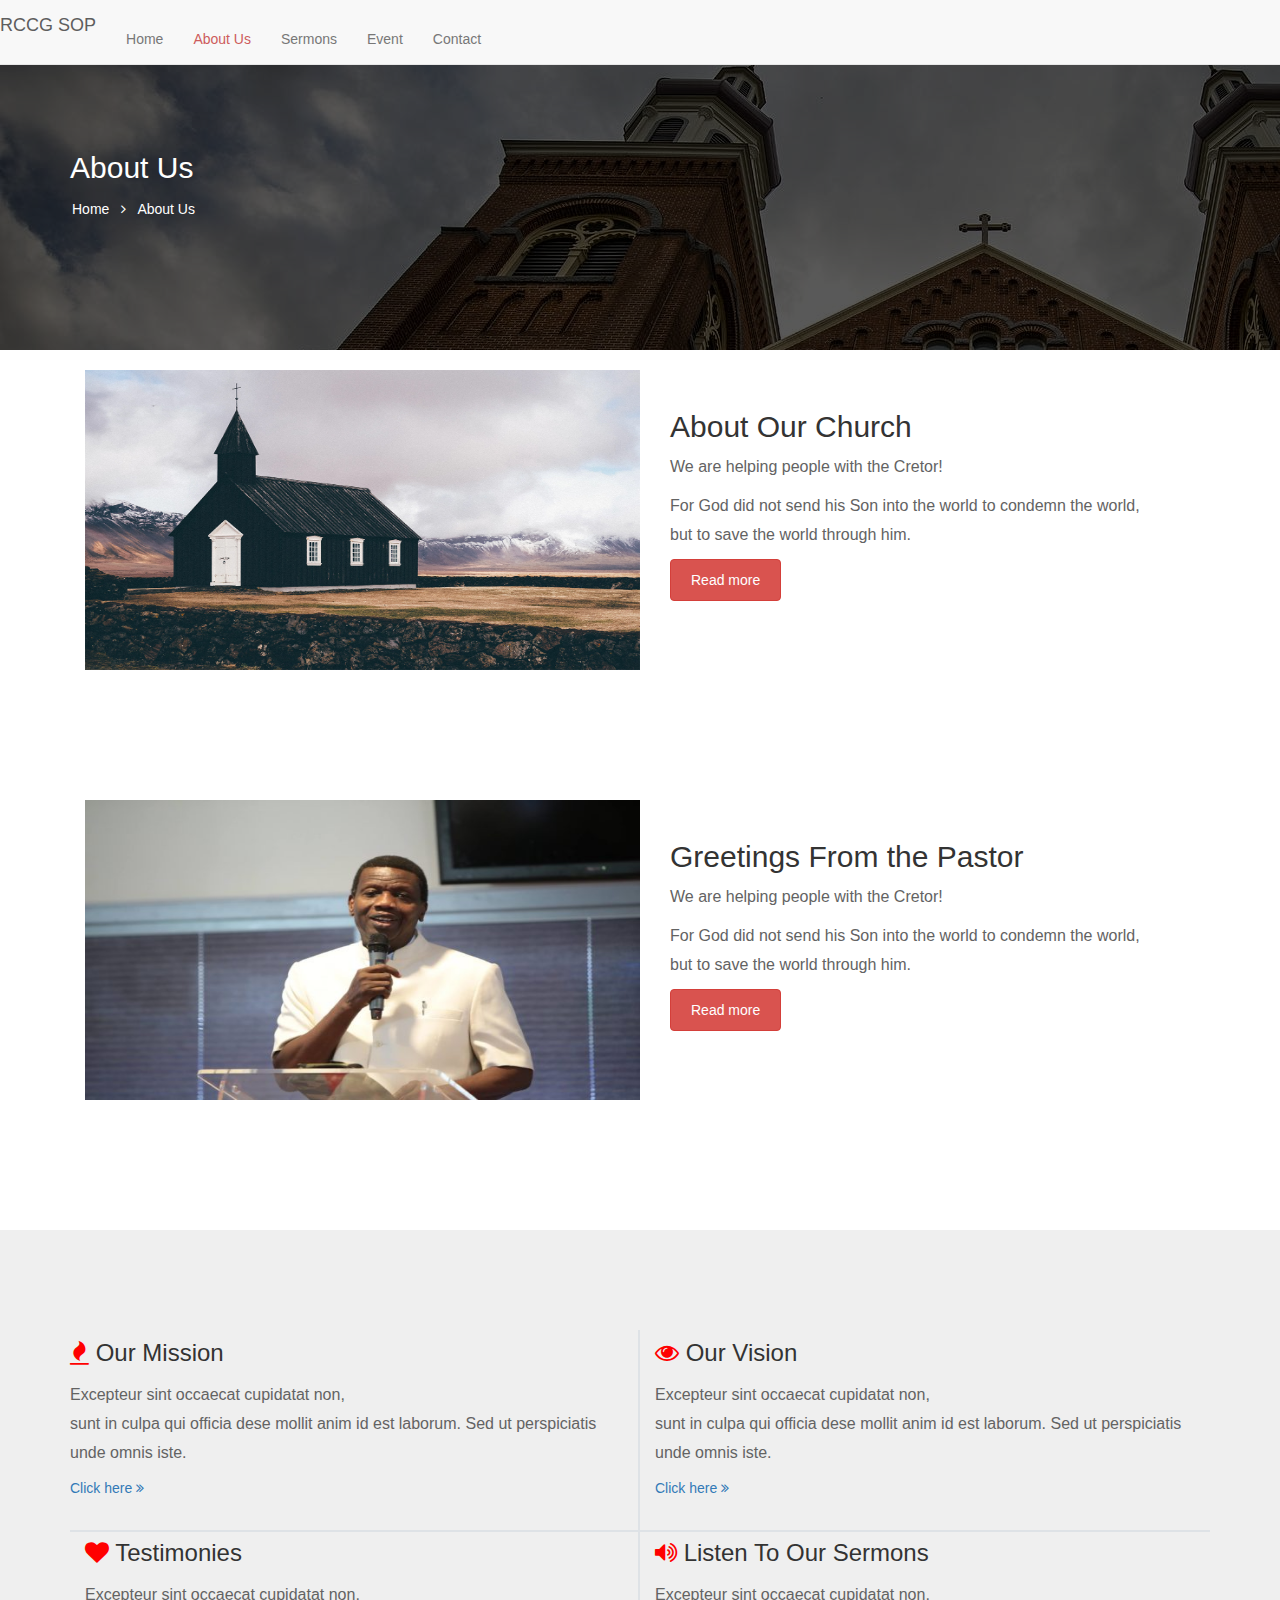
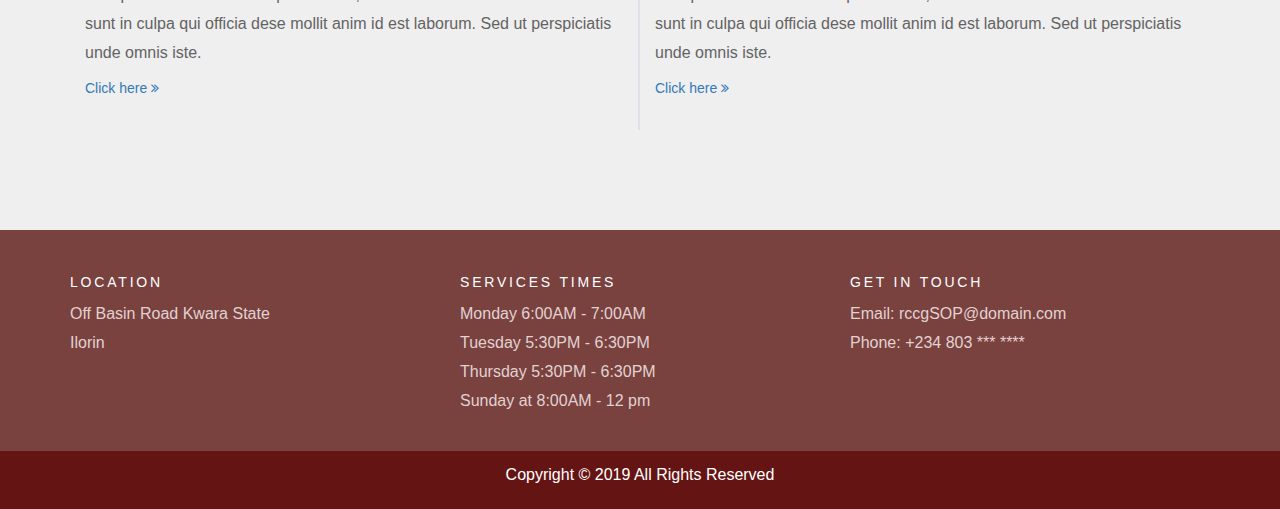
<file: about.html>
<!DOCTYPE html>
<html>
<head>
	<title>About us</title>
	<meta charset="utf-8">
	    <meta name="viewport" content="width=device-width, initial-scale=1">
		<link rel="stylesheet" type="text/css" href="css/bootstrap.css">
		<link rel="stylesheet" type="text/css" href="css/bootstrap.min.css">
		<script type="text/javascript" src="js/jquery.min.js"></script>
		<script type="text/javascript" src="js/bootstrap.js"></script>
		<script type="text/javascript" src="js/bootstrap.min.js"></script>
		<link rel="stylesheet" type="text/css" href="css/style.css">
		<link rel="stylesheet" href="css/font-awesome.min.css"/>
</head>
<body>
	<header>
		<nav class="navbar navbar-default navbar-fixed-top">
			<div class="container-fluid">
				<button type="button" class="navbar-toggle" data-toggle="collapse" data-target="#myNavbar">
					<span class="icon-bar"></span>
					<span class="icon-bar"></span>
					<span class="icon-bar"></span>
				</button>
				<div class="navbar-header">
					<p class="navbar-brand">RCCG SOP</p>
				</div>
			<div class="container-fluid" >
				<div class="collapse navbar-collapse" id="myNavbar">
				<ul class="nav navbar-nav main" style=" margin-top: 14px;">
						<li><a href="index.html">Home</a></li>
						<li class="active"><a href="about.html">About Us</a></li>
						<li><a href="sermons.html">Sermons</a></li>
						<li><a href="event.html">Event</a></li>
						<li><a href="contact.html">Contact</a></li>
				</ul>
				</div>
			</div>
		</div>
		</nav>
	</header>

	<!-- Page info section -->
	<section class="page-info-section set-bg aboutus-img">
		<div class="page-info-content ">
			<div class="pi-inner">
				<div class="container">
					<h2>About Us</h2>
					<div class="site-breadcrumb">
						<a href="index.html">Home</a> <i class="fa fa-angle-right"></i>
						<span>About Us</span>
					</div>
				</div>
			</div>
		</div>
	</section>
	<!-- Page info section end -->

	<!-- About content starts -->
	<div class="container about-section">
      <div class="container">
        <div class="row align-items-center">
            
              <div class="col-md-6">
					<img src="image/about.jpg" class="about-img" style="width: 100%;" alt="">
				</div>
          <div class="col-md-6 about-section">
            <h2 class="">About Our Church</h2>
            <p class="">We are helping people with the Cretor!</p>
            <p >For God did not send his Son into the world to condemn the world,<br> but to save the world through him.</p>
            <p><a href="#" class="btn btn-danger sb-wide">Read more <span class="icon-arrow-right small"></span></a></p>
          </div>
        </div>
      </div>
    </div>
    <!-- About content ends -->

    <!-- pastor starts -->
    <div class="container about-section pastor-break" >
      <div class="container" data-aos="fade" data-aos-delay="100">
        <div class="row align-items-center">
            
              <div class="col-md-6 ">
					<img src="image/Pastor-Adeboye.jpg" class="about-img" style="width: 100%;" alt="">
				</div>
          <div class="col-md-6 about-section">
            <h2 class="">Greetings From the Pastor</h2>
            <p class="">We are helping people with the Cretor!</p>
            <p >For God did not send his Son into the world to condemn the world,<br> but to save the world through him.</p>
            <p><a href="#" class="btn btn-danger sb-wide">Read more <span class="icon-arrow-right small"></span></a></p>
          </div>
        </div>
      </div>
    </div>
    <!-- pastor ends -->

    <!-- Goals section -->
	<section class="goals-section spad bg-grey">
		<div class="container">
			<div class="border-bottom">
			<div class="row">
				<div class="col-sm-6 border-right">
					<div class="goals-box">
						<h4><i class="red fa fa-fire"></i> Our Mission</h4>
						<p>Excepteur sint occaecat cupidatat non, <br> sunt in culpa qui officia dese mollit anim id est laborum. Sed ut perspiciatis unde omnis iste.</p>
						<a href="#" class="s-readmore">Click here <i class="fa fa-angle-double-right"></i></a>
					</div>
				</div>
				<div class="col-sm-6">
					<div class="goals-box">
						<h4><i class="red fa fa-eye"></i> Our Vision</h4>
						<p>Excepteur sint occaecat cupidatat non, <br> sunt in culpa qui officia dese mollit anim id est laborum. Sed ut perspiciatis unde omnis iste.</p>
						<a href="#" class="s-readmore">Click here <i class="fa fa-angle-double-right"></i></a>
					</div>
					<br>
				</div>
				</div>
				<div class="col-sm-6 border-right">
					<div class="goals-box testy">
						<h4><i class="red fa fa-heart "></i> Testimonies</h4>
						<p>Excepteur sint occaecat cupidatat non, <br> sunt in culpa qui officia dese mollit anim id est laborum. Sed ut perspiciatis unde omnis iste.</p>
						<a href="#" class="s-readmore">Click here <i class="fa fa-angle-double-right"></i></a>
					</div>
					</div>
					<div class="col-sm-6">
					<div class="goals-box testy">
						<h4><i class="red fa fa-volume-up "></i> Listen To Our Sermons</h4>
						<p>Excepteur sint occaecat cupidatat non, <br> sunt in culpa qui officia dese mollit anim id est laborum. Sed ut perspiciatis unde omnis iste.</p>
						<a href="sermons.html" class="s-readmore">Click here <i class="fa fa-angle-double-right"></i></a>
					</div>
				</div>
			</div>
		</div>
	</section>
	<!-- Services section end -->

	<!-- contact us begins-->
	<div class="py-5 quick-contact-info">
      <div class="container">
        <div class="row">
          <div class="col-md-4">
            <div>
              <h2><span class="icon-room"></span> Location</h2>
              <p class="mb-0">Off Basin Road Kwara State <br>  Ilorin</p>
            </div>
          </div>
          <div class="col-md-4">
            <div>
              <h2><span class="icon-clock-o"></span> Services Times</h2>
              <p class="mb-0">Monday 6:00AM - 7:00AM <br>
              Tuesday 5:30PM - 6:30PM <br>
              Thursday 5:30PM - 6:30PM <br>
              Sunday at 8:00AM - 12 pm</p>
            </div>
          </div>
          <div class="col-md-4">
            <h2><span class="icon-comments"></span> Get In Touch</h2>
            <p class="mb-0">Email: rccgSOP@domain.com <br>
            Phone: +234 803 *** ****</p>
          </div>
        </div>
      </div>
    </div>

    <!-- contact us end -->

    <!-- footer begins -->
    <footer class="container-fluid text-center bg-red footer">
    	<p>Copyright © 2019 All Rights Reserved</p>
    </footer>

</body>
</html>
</file>
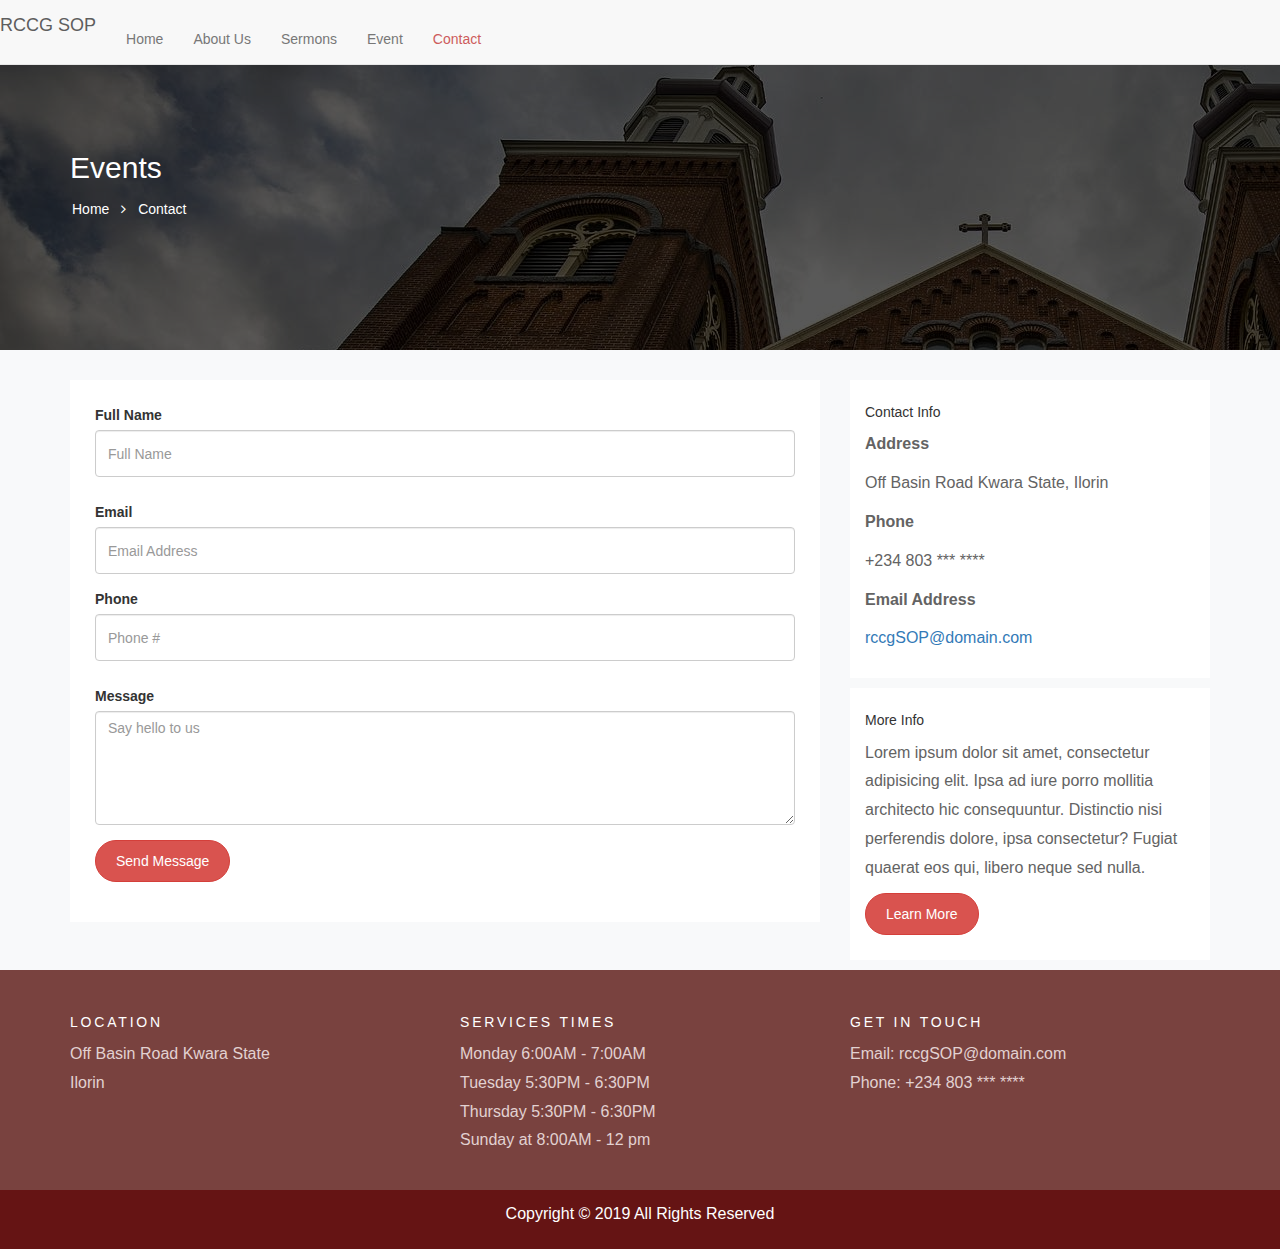
<file: contact.html>
<!DOCTYPE html>
<html>
<head>
	<title>Contact</title>
	<meta charset="utf-8">
	    <meta name="viewport" content="width=device-width, initial-scale=1">
		<link rel="stylesheet" type="text/css" href="css/bootstrap.css">
		<link rel="stylesheet" type="text/css" href="css/bootstrap.min.css">
		<script type="text/javascript" src="js/jquery.min.js"></script>
		<script type="text/javascript" src="js/bootstrap.js"></script>
		<script type="text/javascript" src="js/bootstrap.min.js"></script>
		<link rel="stylesheet" type="text/css" href="css/style.css">
		<link rel="stylesheet" href="css/font-awesome.min.css"/>
</head>
<body>
	<header>
		<nav class="navbar navbar-default navbar-fixed-top">
			<div class="container-fluid">
				<button type="button" class="navbar-toggle" data-toggle="collapse" data-target="#myNavbar">
					<span class="icon-bar"></span>
					<span class="icon-bar"></span>
					<span class="icon-bar"></span>
				</button>
				<div class="navbar-header">
					<p class="navbar-brand">RCCG SOP</p>
				</div>
			<div class="container-fluid" >
				<div class="collapse navbar-collapse" id="myNavbar">
				<ul class="nav navbar-nav main" style=" margin-top: 14px;">
						<li><a href="index.html">Home</a></li>
						<li><a href="about.html">About Us</a></li>
						<li><a href="sermons.html">Sermons</a></li>
						<li><a href="event.html">Event</a></li>
						<li class="active"><a href="contact.html">Contact</a></li>
				</ul>
				</div>
			</div>
		</nav>
	</header>

	<!-- Page info section -->
	<section class="page-info-section set-bg aboutus-img">
		<div class="page-info-content ">
			<div class="pi-inner">
				<div class="container">
					<h2>Events</h2>
					<div class="site-breadcrumb">
						<a href="index.html">Home</a> <i class="fa fa-angle-right"></i>
						<span>Contact</span>
					</div>
				</div>
			</div>
		</div>
	</section>
	<!-- Page info section end -->


	<!-- contact us begins -->

	<div class="site-section bg-light">
      <div class="container">
        <div class="row">
       
          <div class="col-md-12 col-lg-8 mb-5">
          
            
          
            <form action="#" class="p-5 bg-white">

              <div class="row form-group">
                <div class="col-md-12 mb-3 mb-md-0">
                  <label class="font-weight-bold" for="fullname">Full Name</label>
                  <input type="text" id="fullname" class="form-control" placeholder="Full Name">
                </div>
              </div>
              <div class="row form-group">
                <div class="col-md-12">
                  <label class="font-weight-bold" for="email">Email</label>
                  <input type="email" id="email" class="form-control" placeholder="Email Address">
                </div>
              </div>


              <div class="row form-group">
                <div class="col-md-12 mb-3 mb-md-0">
                  <label class="font-weight-bold" for="phone">Phone</label>
                  <input type="text" id="phone" class="form-control" placeholder="Phone #">
                </div>
              </div>

              <div class="row form-group">
                <div class="col-md-12">
                  <label class="font-weight-bold" for="message">Message</label> 
                  <textarea name="message" id="message" cols="30" rows="5" class="form-control" placeholder="Say hello to us"></textarea>
                </div>
              </div>

              <div class="row form-group">
                <div class="col-md-12">
                  <input type="submit" value="Send Message" class="btn btn-danger sb-round">
                </div>
              </div>

  
            </form>
          </div>

          <div class="col-lg-4">
            <div class="p-4 mb-3 bg-white">
              <h3 class="h5 text-black mb-3">Contact Info</h3>
              <p class="mb-0 font-weight-bold">Address</p>
              <p class="mb-4">Off Basin Road Kwara State, Ilorin</p>

              <p class="mb-0 font-weight-bold">Phone</p>
              <p class="mb-4">+234 803 *** ****</p>

              <p class="mb-0 font-weight-bold">Email Address</p>
              <p class="mb-0"><a href="#">rccgSOP@domain.com</a></p>

            </div>
            
            <div class="p-4 mb-3 bg-white">
              <h3 class="h5 text-black mb-3">More Info</h3>
              <p>Lorem ipsum dolor sit amet, consectetur adipisicing elit. Ipsa ad iure porro mollitia architecto hic consequuntur. Distinctio nisi perferendis dolore, ipsa consectetur? Fugiat quaerat eos qui, libero neque sed nulla.</p>
              <p><a href="#" class="btn btn-danger sb-round">Learn More</a></p>
            </div>
          </div>
        </div>
      </div>
    </div>

    <!-- contact us ends -->


    <!-- contact us begins-->
	<div class="py-5 quick-contact-info">
      <div class="container">
        <div class="row">
          <div class="col-md-4">
            <div>
              <h2><span class="icon-room"></span> Location</h2>
              <p class="mb-0">Off Basin Road Kwara State <br>  Ilorin</p>
            </div>
          </div>
          <div class="col-md-4">
            <div>
              <h2><span class="icon-clock-o"></span> Services Times</h2>
              <p class="mb-0">Monday 6:00AM - 7:00AM <br>
              Tuesday 5:30PM - 6:30PM <br>
              Thursday 5:30PM - 6:30PM <br>
              Sunday at 8:00AM - 12 pm</p>
            </div>
          </div>
          <div class="col-md-4">
            <h2><span class="icon-comments"></span> Get In Touch</h2>
            <p class="mb-0">Email: rccgSOP@domain.com <br>
            Phone: +234 803 *** ****</p>
          </div>
        </div>
      </div>
    </div>

    <!-- contact us end -->

    <!-- footer begins -->
    <footer class="container-fluid text-center bg-red footer">
    	<p>Copyright © 2019 All Rights Reserved</p>
    </footer>

</body>
</html>
</file>
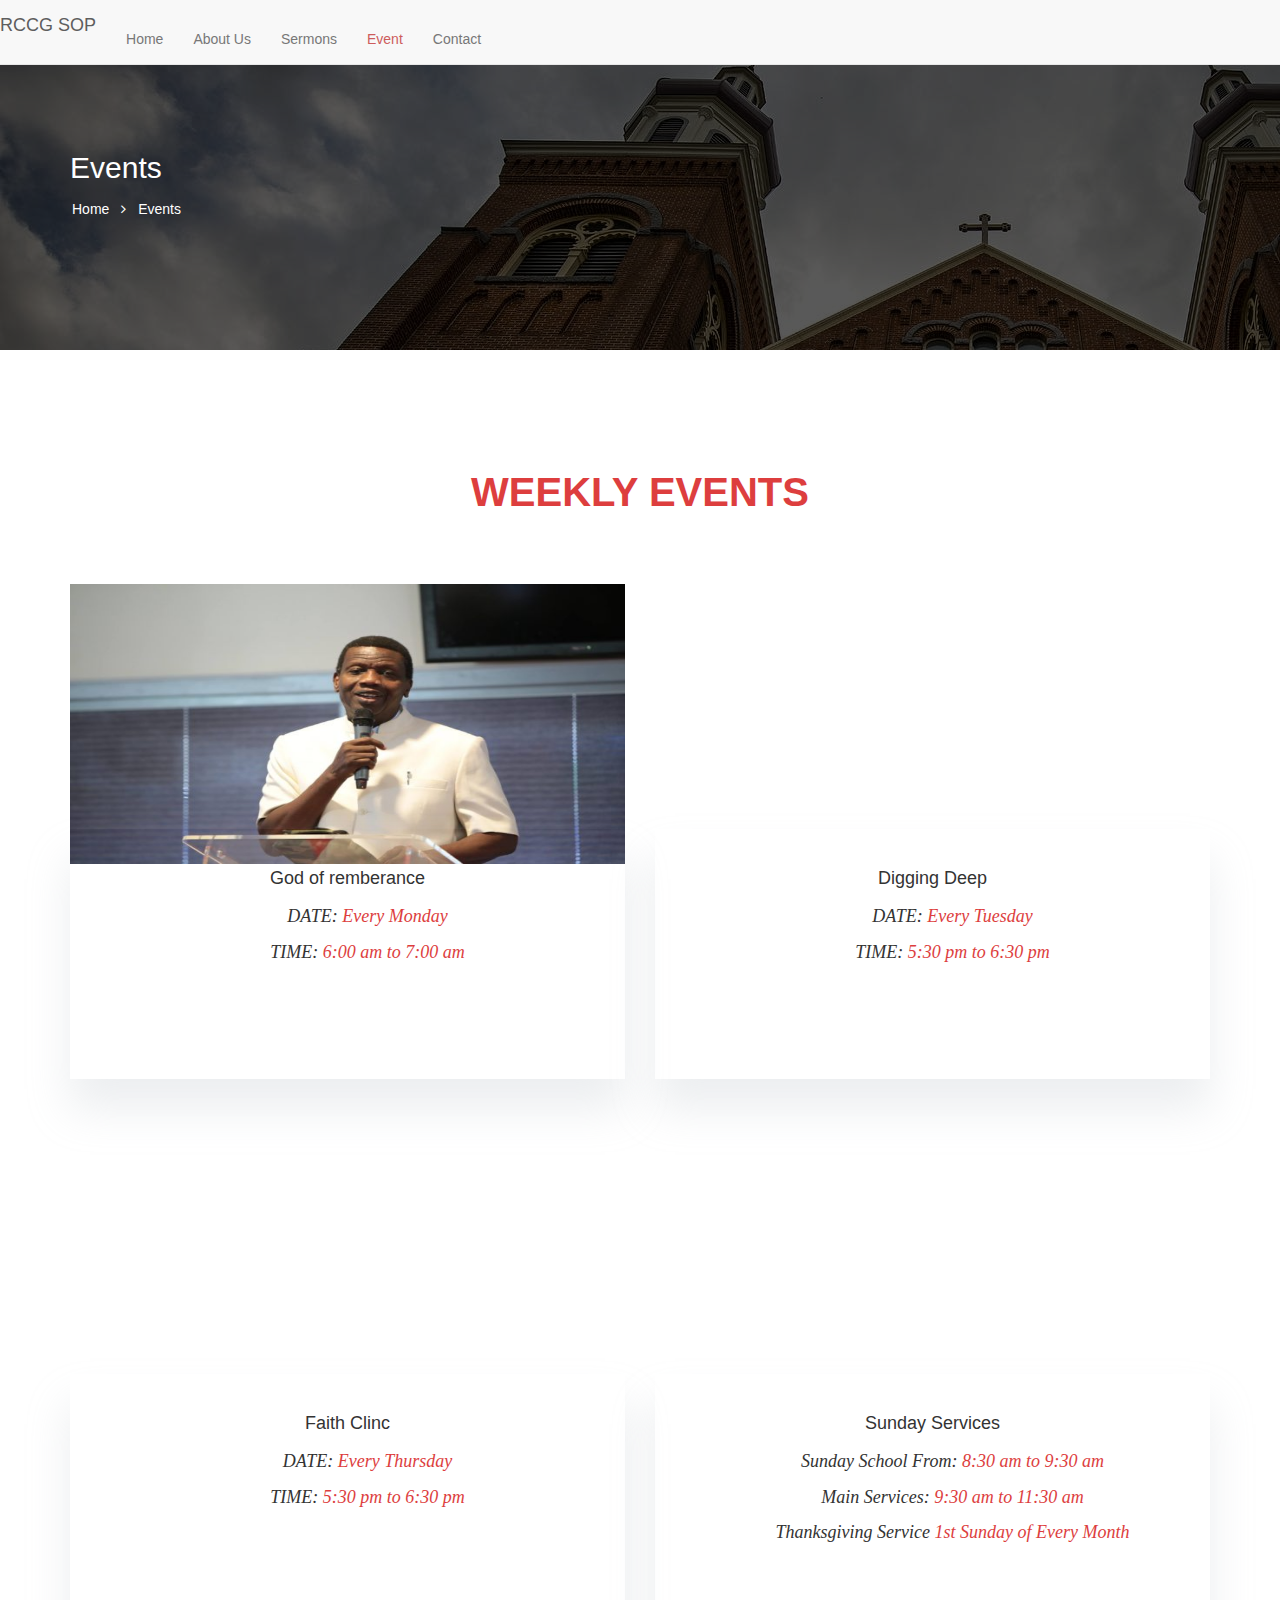
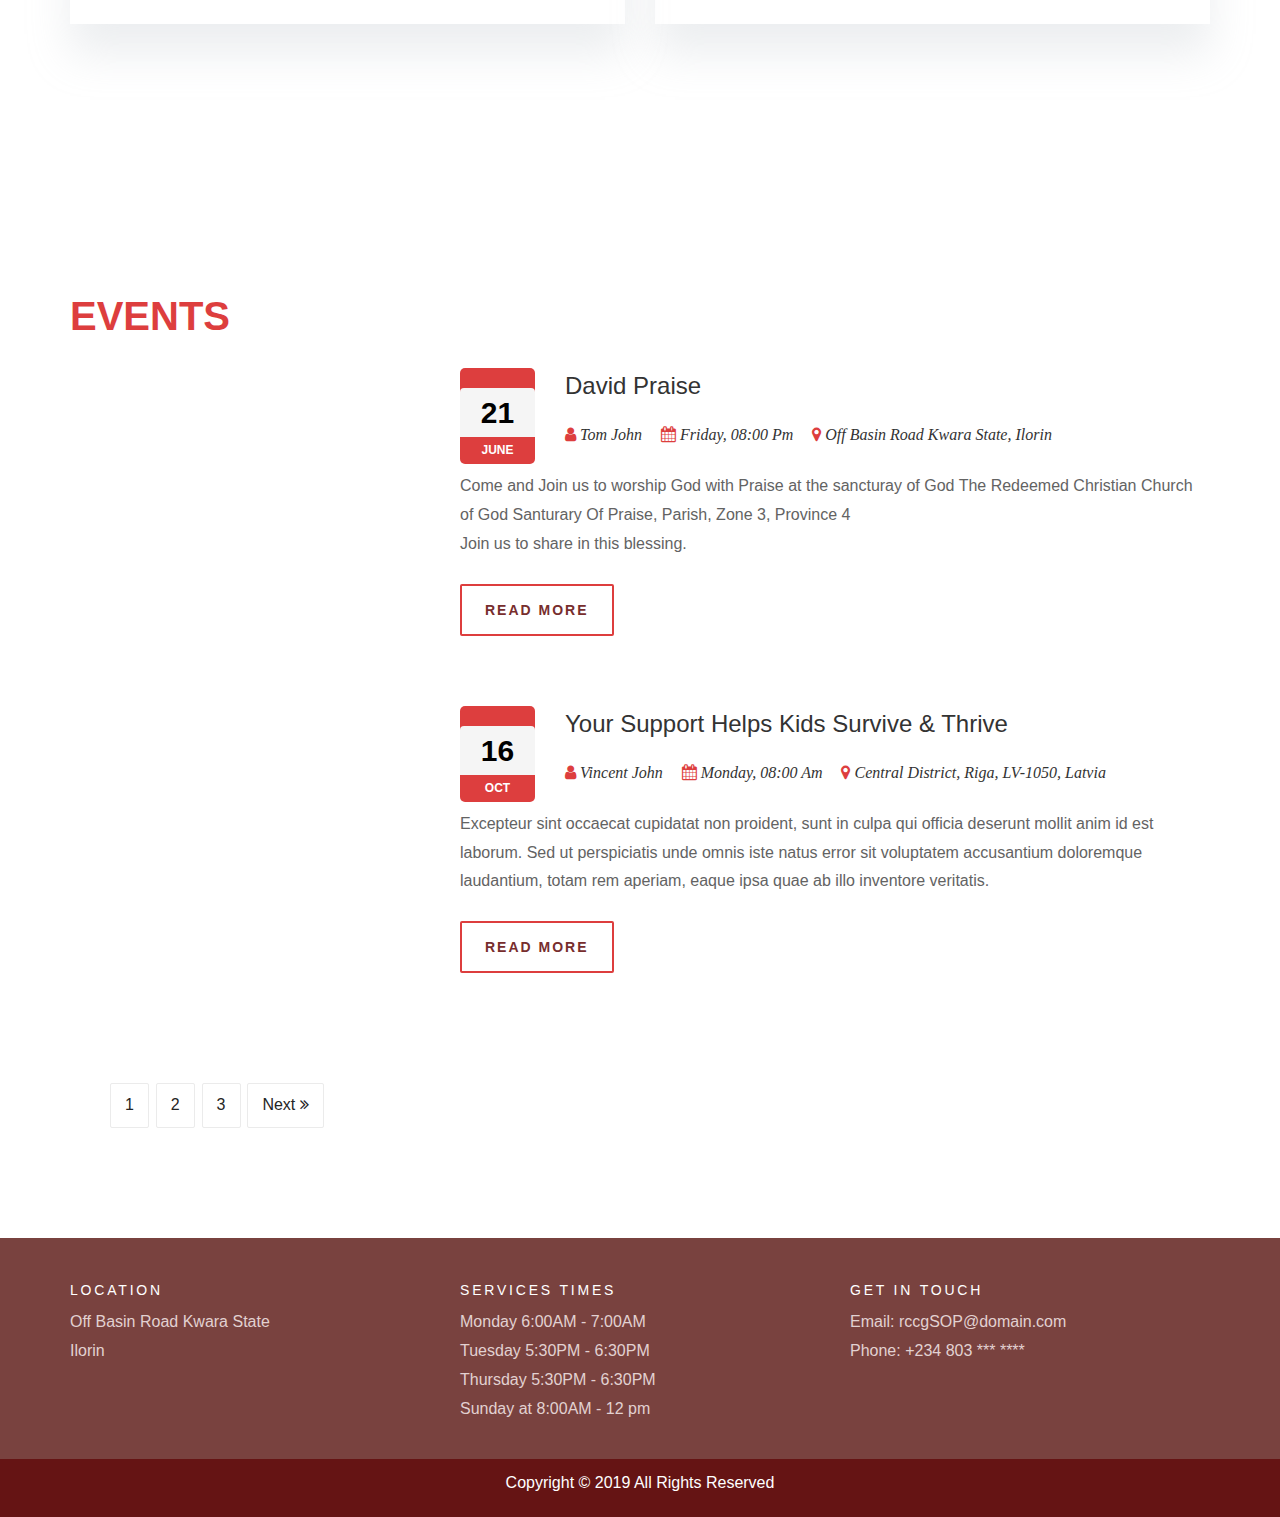
<file: event.html>
<!DOCTYPE html>
<html>
<head>
	<title>Events</title>
	<meta charset="utf-8">
	    <meta name="viewport" content="width=device-width, initial-scale=1">
		<link rel="stylesheet" type="text/css" href="css/bootstrap.css">
		<link rel="stylesheet" type="text/css" href="css/bootstrap.min.css">
		<script type="text/javascript" src="js/jquery.min.js"></script>
		<script type="text/javascript" src="js/bootstrap.js"></script>
		<script type="text/javascript" src="js/bootstrap.min.js"></script>
		<link rel="stylesheet" type="text/css" href="css/style.css">
		<link rel="stylesheet" href="css/font-awesome.min.css"/>
</head>
<body>
	<header>
		<nav class="navbar navbar-default navbar-fixed-top">
			<div class="container-fluid">
				<button type="button" class="navbar-toggle" data-toggle="collapse" data-target="#myNavbar">
					<span class="icon-bar"></span>
					<span class="icon-bar"></span>
					<span class="icon-bar"></span>
				</button>
				<div class="navbar-header">
					<p class="navbar-brand">RCCG SOP</p>
				</div>
			<div class="container-fluid" >
				<div class="collapse navbar-collapse" id="myNavbar">
				<ul class="nav navbar-nav main" style=" margin-top: 14px;">
						<li><a href="index.html">Home</a></li>
						<li><a href="about.html">About Us</a></li>
						<li><a href="sermons.html">Sermons</a></li>
						<li class="active"><a href="event.html">Event</a></li>
						<li><a href="contact.html">Contact</a></li>
				</ul>
				</div>
			</div>
		</nav>
	</header>

	<!-- Page info section -->
	<section class="page-info-section set-bg aboutus-img">
		<div class="page-info-content ">
			<div class="pi-inner">
				<div class="container">
					<h2>Events</h2>
					<div class="site-breadcrumb">
						<a href="index.html">Home</a> <i class="fa fa-angle-right"></i>
						<span>Events</span>
					</div>
				</div>
			</div>
		</div>
	</section>
	<!-- Page info section end -->

	<!-- Weekly Events section -->
	<section class="sermons-list-section spad">
		<div class="container">
			<div class="sermon-title">
				<h2>Weekly Events</h2>
			</div>
			<div class="row">
				<div class="col-sm-6 col-md-6">
					<div class="sermon-item">
						<div class="si-thumb set-bg" >
							<img src="image/Pastor-Adeboye.jpg" class="event-img" alt="">
						</div>
						<div class="si-content">
							<h4>God of remberance</h4>
							<ul class="sermon-info">
								<li>DATE: <span>Every Monday</span></li>
								<li>TIME: <span>6:00 am to 7:00 am</span></li>
							</ul>
						</div>
					</div>
				</div>
				<div class="col-sm-6 col-md-6">
					<div class="sermon-item">
						<div class="si-thumb set-bg" data-setbg="img/sermons/2.jpg"></div>
						<div class="si-content">
							<h4>Digging Deep</h4>
							<ul class="sermon-info">
								<li>DATE: <span>Every Tuesday</span></li>
								<li>TIME: <span>5:30 pm to 6:30 pm</span></li>
							</ul>
						</div>
					</div>
				</div>
				<div class="col-sm-6 col-md-6">
					<div class="sermon-item">
						<div class="si-thumb set-bg" data-setbg="img/sermons/3.jpg"></div>
						<div class="si-content">
							<h4>Faith Clinc</h4>
							<ul class="sermon-info">
								<li>DATE: <span>Every Thursday</span></li>
								<li>TIME: <span>5:30 pm to 6:30 pm</span></li>
							</ul>
						</div>
					</div>
				</div>
				<div class="col-sm-6 col-md-6">
					<div class="sermon-item">
						<div class="si-thumb set-bg" data-setbg="img/sermons/4.jpg"></div>
						<div class="si-content">
							<h4>Sunday Services</h4>
							<ul class="sermon-info">
								<li>Sunday School From: <span>8:30 am to 9:30 am</span></li>
								<li>Main Services: <span>9:30 am to 11:30 am</span></li>
								<li>Thanksgiving Service <span>1st Sunday of Every Month</span></li>
							</ul>
						</div>
					</div>
				</div>
			</div>
		</div>
	</section>

	<!-- Weekly Events section end -->

	<!-- Event list section -->
	<section class="event-list-section spad">
		<div class="container">
			<div class="row">
				<div class="col-md-6">
					<div class="section-title title-left title-red">
						<h2> Events</h2>
					</div>
				</div>
			</div>
			<div class="event-list">
				<!-- event list item -->
				<div class="el-item">
					<div class="row">
						<div class="col-md-4">
							<div class="el-thubm set-bg" data-setbg="img/event/1.jpg"></div>
						</div>
						<div class="col-md-8">
							<div class="el-content">
								<div class="el-header">
									<div class="el-date">
										<h2>21</h2>
											june
									</div>
									<h3>David Praise</h3>
									<div class="el-metas">
										<div class="el-meta"><i class="fa fa-user"></i> Tom John</div>
										<div class="el-meta"><i class="fa fa-calendar"></i> Friday, 08:00 Pm  </div>
										<div class="el-meta"><i class="fa fa-map-marker"></i> Off Basin Road Kwara State, Ilorin</div>
									</div>
								</div>
								<p>Come and Join us to worship God with Praise at the sancturay of God The Redeemed Christian Church of God Santurary Of Praise, Parish, Zone 3, Province 4<br> Join us to share in this blessing.</p>
								<a href="" class="site-btn sb-line">Read more</a>
							</div>
						</div>
					</div>
				</div>
				<!-- event list item -->
				<div class="el-item">
					<div class="row">
						<div class="col-md-4">
							<div class="el-thubm set-bg" data-setbg="img/event/2.jpg"></div>
						</div>
						<div class="col-md-8">
							<div class="el-content">
								<div class="el-header">
									<div class="el-date">
										<h2>16</h2>
											oct
									</div>
									<h3>Your Support Helps Kids Survive & Thrive</h3>
									<div class="el-metas">
										<div class="el-meta"><i class="fa fa-user"></i> Vincent John</div>
										<div class="el-meta"><i class="fa fa-calendar"></i> Monday, 08:00 Am </div>
										<div class="el-meta"><i class="fa fa-map-marker"></i> Central District, Riga, LV-1050, Latvia</div>
									</div>
								</div>
								<p>Excepteur sint occaecat cupidatat non proident, sunt in culpa qui officia deserunt mollit anim id est laborum. Sed ut perspiciatis unde omnis iste natus error sit voluptatem accusantium doloremque laudantium, totam rem aperiam, eaque ipsa quae ab illo inventore veritatis.</p>
								<a href="" class="site-btn sb-line">Read more</a>
							</div>
						</div>
					</div>
				</div>
				<div class="pagination-area">
				<ul class="pageination-list">
					<li><a href="#">1</a></li>
					<li><a href="#">2</a></li>
					<li><a href="#">3</a></li>
					<li><a href="#">Next <i class="fa fa-angle-double-right"></i></a></li>
				</ul>
			</div>
			</div>
		</div>
	</section>
	<!-- Event list section end-->

	<!-- contact us begins-->
	<div class="py-5 quick-contact-info">
      <div class="container">
        <div class="row">
          <div class="col-md-4">
            <div>
              <h2><span class="icon-room"></span> Location</h2>
              <p class="mb-0">Off Basin Road Kwara State <br>  Ilorin</p>
            </div>
          </div>
          <div class="col-md-4">
            <div>
              <h2><span class="icon-clock-o"></span> Services Times</h2>
              <p class="mb-0">Monday 6:00AM - 7:00AM <br>
              Tuesday 5:30PM - 6:30PM <br>
              Thursday 5:30PM - 6:30PM <br>
              Sunday at 8:00AM - 12 pm</p>
            </div>
          </div>
          <div class="col-md-4">
            <h2><span class="icon-comments"></span> Get In Touch</h2>
            <p class="mb-0">Email: rccgSOP@domain.com <br>
            Phone: +234 803 *** ****</p>
          </div>
        </div>
      </div>
    </div>

    <!-- contact us end -->

    <!-- footer begins -->
    <footer class="container-fluid text-center bg-red footer">
    	<p>Copyright © 2019 All Rights Reserved</p>
    </footer>

</body>
</html>
</file>
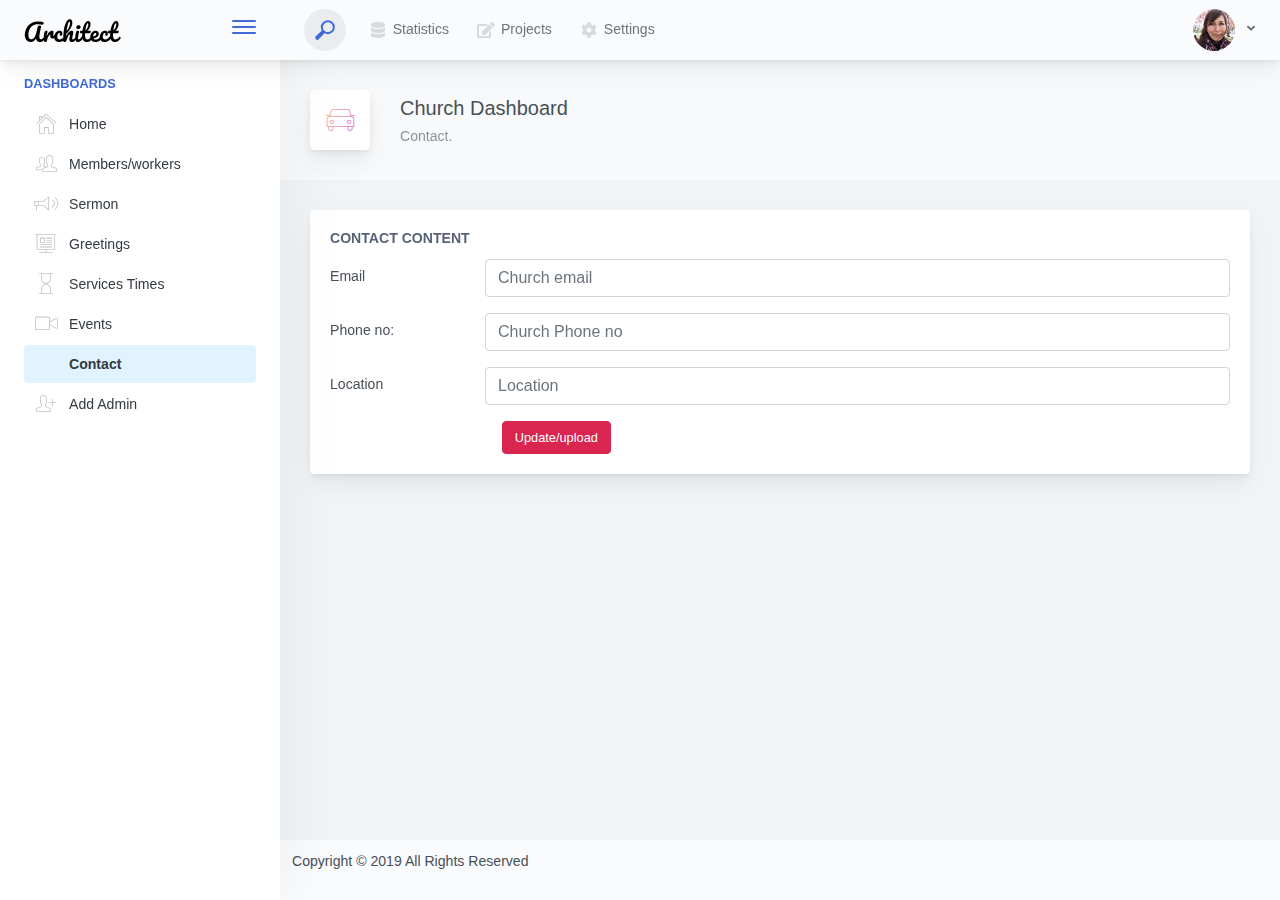
<file: New Admin/architectui-html-free/architectui-html-free/contact.html>
<!doctype html>
<html lang="en">

<head>
    <meta charset="utf-8">
    <meta http-equiv="X-UA-Compatible" content="IE=edge">
    <meta http-equiv="Content-Language" content="en">
    <meta http-equiv="Content-Type" content="text/html; charset=utf-8"/>
    <title>Rccg S.O.P Parish Admin Dashboard.</title>
    <meta name="viewport" content="width=device-width, initial-scale=1, maximum-scale=1, user-scalable=no, shrink-to-fit=no" />
    <meta name="description" content="This is an example dashboard created using build-in elements and components.">
    <meta name="msapplication-tap-highlight" content="no">

<link href="./main.css" rel="stylesheet"></head>
<body>
    <div class="app-container app-theme-white body-tabs-shadow fixed-sidebar fixed-header">
        <div class="app-header header-shadow">
            <div class="app-header__logo">
                <div class="logo-src"></div>
                <div class="header__pane ml-auto">
                    <div>
                        <button type="button" class="hamburger close-sidebar-btn hamburger--elastic" data-class="closed-sidebar">
                            <span class="hamburger-box">
                                <span class="hamburger-inner"></span>
                            </span>
                        </button>
                    </div>
                </div>
            </div>
            <div class="app-header__mobile-menu">
                <div>
                    <button type="button" class="hamburger hamburger--elastic mobile-toggle-nav">
                        <span class="hamburger-box">
                            <span class="hamburger-inner"></span>
                        </span>
                    </button>
                </div>
            </div>
            <div class="app-header__menu">
                <span>
                    <button type="button" class="btn-icon btn-icon-only btn btn-primary btn-sm mobile-toggle-header-nav">
                        <span class="btn-icon-wrapper">
                            <i class="fa fa-ellipsis-v fa-w-6"></i>
                        </span>
                    </button>
                </span>
            </div>    <div class="app-header__content">
                <div class="app-header-left">
                    <div class="search-wrapper">
                        <div class="input-holder">
                            <input type="text" class="search-input" placeholder="Type to search">
                            <button class="search-icon"><span></span></button>
                        </div>
                        <button class="close"></button>
                    </div>
                    <ul class="header-menu nav">
                        <li class="nav-item">
                            <a href="javascript:void(0);" class="nav-link">
                                <i class="nav-link-icon fa fa-database"> </i>
                                Statistics
                            </a>
                        </li>
                        <li class="btn-group nav-item">
                            <a href="javascript:void(0);" class="nav-link">
                                <i class="nav-link-icon fa fa-edit"></i>
                                Projects
                            </a>
                        </li>
                        <li class="dropdown nav-item">
                            <a href="javascript:void(0);" class="nav-link">
                                <i class="nav-link-icon fa fa-cog"></i>
                                Settings
                            </a>
                        </li>
                    </ul>        </div>
                <div class="app-header-right">
                    <div class="header-btn-lg pr-0">
                        <div class="widget-content p-0">
                            <div class="widget-content-wrapper">
                                <div class="widget-content-left">
                                    <div class="btn-group">
                                        <a data-toggle="dropdown" aria-haspopup="true" aria-expanded="false" class="p-0 btn">
                                            <img width="42" class="rounded-circle" src="assets/images/avatars/1.jpg" alt="">
                                            <i class="fa fa-angle-down ml-2 opacity-8"></i>
                                        </a>
                                        <div tabindex="-1" role="menu" aria-hidden="true" class="dropdown-menu dropdown-menu-right">
                                            <button type="button" tabindex="0" class="dropdown-item">User Account</button>
                                            <button type="button" tabindex="0" class="dropdown-item">Settings</button>
                                            <h6 tabindex="-1" class="dropdown-header">Header</h6>
                                            <button type="button" tabindex="0" class="dropdown-item">Actions</button>
                                            <div tabindex="-1" class="dropdown-divider"></div>
                                            <button type="button" tabindex="0" class="dropdown-item">Dividers</button>
                                        </div>
                                    </div>
                                </div>
                                <div class="widget-content-left  ml-3 header-user-info">
                                    <div class="widget-heading">
                                        Alina Mclourd
                                    </div>
                                    <div class="widget-subheading">
                                        VP People Manager
                                    </div>
                                </div>
                                <div class="widget-content-right header-user-info ml-3">
                                    <button type="button" class="btn-shadow p-1 btn btn-primary btn-sm show-toastr-example">
                                        <i class="fa text-white fa-calendar pr-1 pl-1"></i>
                                    </button>
                                </div>
                            </div>
                        </div>
                    </div>        </div>
            </div>
        </div>
        <!-- Begining of settings -->  
        <!-- End of settings -->
                <div class="app-main">
                <div class="app-sidebar sidebar-shadow">
                    <div class="app-header__logo">
                        <div class="logo-src"></div>
                        <div class="header__pane ml-auto">
                            <div>
                                <button type="button" class="hamburger close-sidebar-btn hamburger--elastic" data-class="closed-sidebar">
                                    <span class="hamburger-box">
                                        <span class="hamburger-inner"></span>
                                    </span>
                                </button>
                            </div>
                        </div>
                    </div>
                    <div class="app-header__mobile-menu">
                        <div>
                            <button type="button" class="hamburger hamburger--elastic mobile-toggle-nav">
                                <span class="hamburger-box">
                                    <span class="hamburger-inner"></span>
                                </span>
                            </button>
                        </div>
                    </div>
                    <div class="app-header__menu">
                        <span>
                            <button type="button" class="btn-icon btn-icon-only btn btn-primary btn-sm mobile-toggle-header-nav">
                                <span class="btn-icon-wrapper">
                                    <i class="fa fa-ellipsis-v fa-w-6"></i>
                                </span>
                            </button>
                        </span>
                    </div>    <div class="scrollbar-sidebar">
                        <div class="app-sidebar__inner">
                            <ul class="vertical-nav-menu">
                                <li class="app-sidebar__heading">Dashboards</li>
                                <li>
                                    <a href="home.index">
                                        <i class="metismenu-icon pe-7s-home"></i>
                                        Home
                                    </a>
                                </li>
                                <li>
                                    <a href="member.html">
                                        <i class="metismenu-icon pe-7s-users"></i>
                                        Members/workers
                                    </a>
                                </li>
                                <li>
                                    <a href="sermon.html">
                                        <i class="metismenu-icon pe-7s-speaker"></i>
                                        Sermon
                                    </a>
                                </li>
                                <li>
                                    <a href="greetings.html">
                                        <i class="metismenu-icon pe-7s-display2"></i>
                                        Greetings
                                    </a>
                                </li>
                                <li><a href="service.html"><i class="metismenu-icon pe-7s-hourglass"></i><span> Services Times</span></a></li>
                                <li><a href="events.html"><i class="metismenu-icon pe-7s-video"></i><span> Events</span></a></li>
                                <li><a href="contact.html"  class="mm-active"><i class="metismenu-icon fa fa-"></i><span> Contact</span></a></li>
                                <li><a href="admin.html"><i class="metismenu-icon pe-7s-add-user"></i><span> Add Admin</span></a></li>
                            </ul>
                        </div>
                    </div>
                </div>    <div class="app-main__outer">
                    <div class="app-main__inner">
                        <div class="app-page-title">
                            <div class="page-title-wrapper">
                                <div class="page-title-heading">
                                    <div class="page-title-icon">
                                        <i class="pe-7s-car icon-gradient bg-mean-fruit">
                                        </i>
                                    </div>
                                    <div>Church Dashboard
                                        <div class="page-title-subheading">Contact.
                                        </div>
                                    </div>
                                </div>
                                    </div>
                        </div> 
                           <!--Contact begin -->
                                <div class="main-card mb-3 card">
                                    
                                    <div class="card-body"><h5 class="card-title">Contact content</h5>
                                        <form class="">
                                            <div class="position-relative row form-group"><label for="" class="col-sm-2 col-form-label">Email</label>
                                                <div class="col-sm-10"><input name="email" id="" placeholder="Church email" type="email" class="form-control"></div>
                                            </div>
                                            <div class="position-relative row form-group"><label for="" class="col-sm-2 col-form-label">Phone no:</label>
                                                <div class="col-sm-10"><input name="number" id="" placeholder="Church Phone no" type="number" class="form-control"></div>
                                            </div>
                                            <div class="position-relative row form-group"><label for="exampleEmail" class="col-sm-2 col-form-label">Location</label>
                                                <div class="col-sm-10"><input name="location" id="exampleEmail" placeholder="Location" type="text" class="form-control"></div>
                                            </div>
                                            
                                            <div class="position-relative row form-check">
                                                <div class="col-sm-10 offset-sm-2">
                                                    <button class="btn btn-danger">Update/upload</button>
                                                </div>
                                            </div>
                                        </form>

                                    </div>
                                </div>
                           <!-- end -->
                    </div>
                    <div class="app-wrapper-footer">
                        <div class="app-footer">
                            <div class="app-footer__inner">
                                <p>Copyright © 2019 All Rights Reserved</p>
                            </div>
                        </div>
                    </div> 
                       </div>
                <script src="http://maps.google.com/maps/api/js?sensor=true"></script>
        </div>
    </div>
<script type="text/javascript" src="./assets/scripts/main.js"></script></body>
</html>
</file>
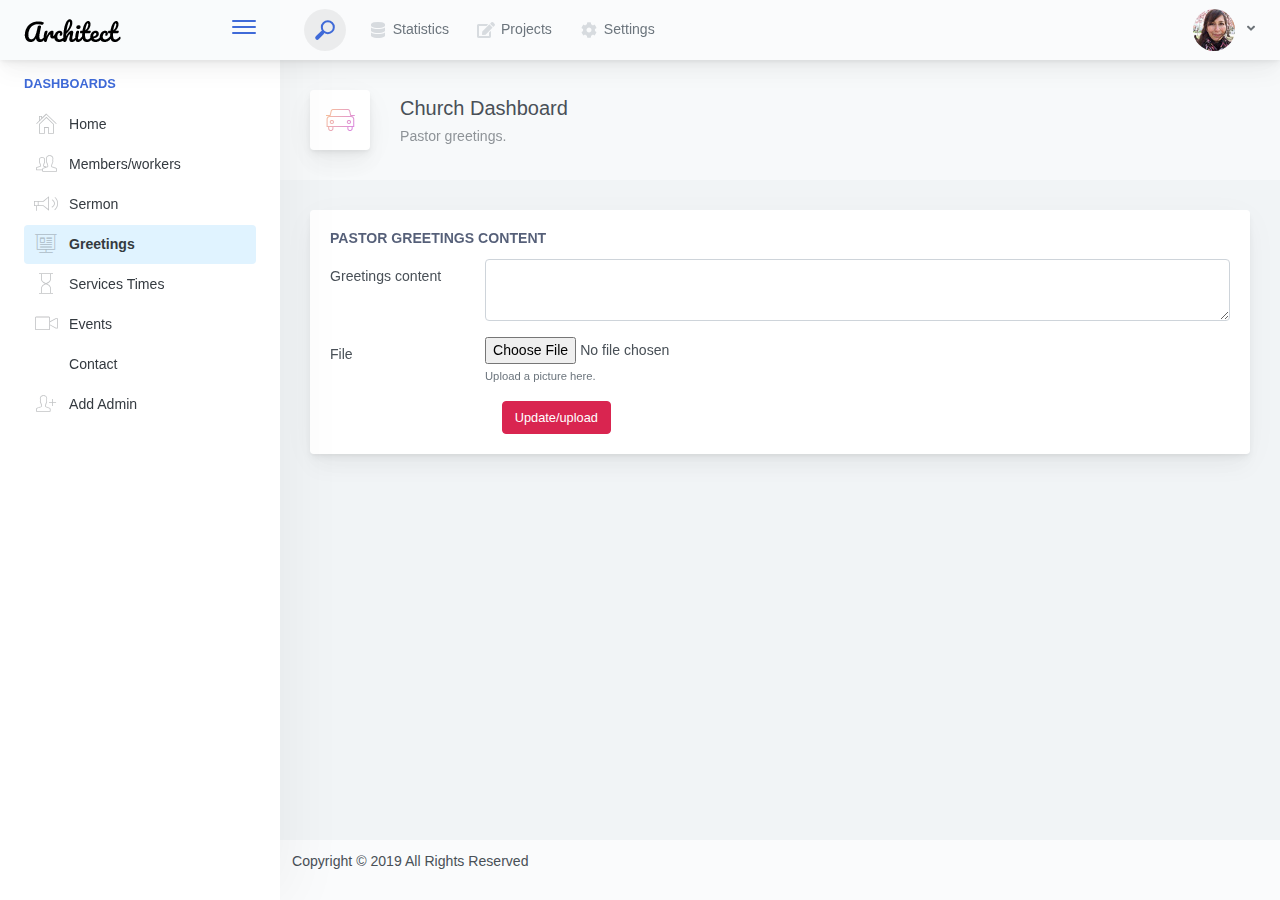
<file: New Admin/architectui-html-free/architectui-html-free/greetings.html>
<!doctype html>
<html lang="en">

<head>
    <meta charset="utf-8">
    <meta http-equiv="X-UA-Compatible" content="IE=edge">
    <meta http-equiv="Content-Language" content="en">
    <meta http-equiv="Content-Type" content="text/html; charset=utf-8"/>
    <title>Rccg S.O.P Parish Admin Dashboard.</title>
    <meta name="viewport" content="width=device-width, initial-scale=1, maximum-scale=1, user-scalable=no, shrink-to-fit=no" />
    <meta name="description" content="This is an example dashboard created using build-in elements and components.">
    <meta name="msapplication-tap-highlight" content="no">

<link href="./main.css" rel="stylesheet"></head>
<body>
    <div class="app-container app-theme-white body-tabs-shadow fixed-sidebar fixed-header">
        <div class="app-header header-shadow">
            <div class="app-header__logo">
                <div class="logo-src"></div>
                <div class="header__pane ml-auto">
                    <div>
                        <button type="button" class="hamburger close-sidebar-btn hamburger--elastic" data-class="closed-sidebar">
                            <span class="hamburger-box">
                                <span class="hamburger-inner"></span>
                            </span>
                        </button>
                    </div>
                </div>
            </div>
            <div class="app-header__mobile-menu">
                <div>
                    <button type="button" class="hamburger hamburger--elastic mobile-toggle-nav">
                        <span class="hamburger-box">
                            <span class="hamburger-inner"></span>
                        </span>
                    </button>
                </div>
            </div>
            <div class="app-header__menu">
                <span>
                    <button type="button" class="btn-icon btn-icon-only btn btn-primary btn-sm mobile-toggle-header-nav">
                        <span class="btn-icon-wrapper">
                            <i class="fa fa-ellipsis-v fa-w-6"></i>
                        </span>
                    </button>
                </span>
            </div>    <div class="app-header__content">
                <div class="app-header-left">
                    <div class="search-wrapper">
                        <div class="input-holder">
                            <input type="text" class="search-input" placeholder="Type to search">
                            <button class="search-icon"><span></span></button>
                        </div>
                        <button class="close"></button>
                    </div>
                    <ul class="header-menu nav">
                        <li class="nav-item">
                            <a href="javascript:void(0);" class="nav-link">
                                <i class="nav-link-icon fa fa-database"> </i>
                                Statistics
                            </a>
                        </li>
                        <li class="btn-group nav-item">
                            <a href="javascript:void(0);" class="nav-link">
                                <i class="nav-link-icon fa fa-edit"></i>
                                Projects
                            </a>
                        </li>
                        <li class="dropdown nav-item">
                            <a href="javascript:void(0);" class="nav-link">
                                <i class="nav-link-icon fa fa-cog"></i>
                                Settings
                            </a>
                        </li>
                    </ul>        </div>
                <div class="app-header-right">
                    <div class="header-btn-lg pr-0">
                        <div class="widget-content p-0">
                            <div class="widget-content-wrapper">
                                <div class="widget-content-left">
                                    <div class="btn-group">
                                        <a data-toggle="dropdown" aria-haspopup="true" aria-expanded="false" class="p-0 btn">
                                            <img width="42" class="rounded-circle" src="assets/images/avatars/1.jpg" alt="">
                                            <i class="fa fa-angle-down ml-2 opacity-8"></i>
                                        </a>
                                        <div tabindex="-1" role="menu" aria-hidden="true" class="dropdown-menu dropdown-menu-right">
                                            <button type="button" tabindex="0" class="dropdown-item">User Account</button>
                                            <button type="button" tabindex="0" class="dropdown-item">Settings</button>
                                            <h6 tabindex="-1" class="dropdown-header">Header</h6>
                                            <button type="button" tabindex="0" class="dropdown-item">Actions</button>
                                            <div tabindex="-1" class="dropdown-divider"></div>
                                            <button type="button" tabindex="0" class="dropdown-item">Dividers</button>
                                        </div>
                                    </div>
                                </div>
                                <div class="widget-content-left  ml-3 header-user-info">
                                    <div class="widget-heading">
                                        Alina Mclourd
                                    </div>
                                    <div class="widget-subheading">
                                        VP People Manager
                                    </div>
                                </div>
                                <div class="widget-content-right header-user-info ml-3">
                                    <button type="button" class="btn-shadow p-1 btn btn-primary btn-sm show-toastr-example">
                                        <i class="fa text-white fa-calendar pr-1 pl-1"></i>
                                    </button>
                                </div>
                            </div>
                        </div>
                    </div>        </div>
            </div>
        </div>
        <!-- Begining of settings -->  
        <!-- End of settings -->
                <div class="app-main">
                <div class="app-sidebar sidebar-shadow">
                    <div class="app-header__logo">
                        <div class="logo-src"></div>
                        <div class="header__pane ml-auto">
                            <div>
                                <button type="button" class="hamburger close-sidebar-btn hamburger--elastic" data-class="closed-sidebar">
                                    <span class="hamburger-box">
                                        <span class="hamburger-inner"></span>
                                    </span>
                                </button>
                            </div>
                        </div>
                    </div>
                    <div class="app-header__mobile-menu">
                        <div>
                            <button type="button" class="hamburger hamburger--elastic mobile-toggle-nav">
                                <span class="hamburger-box">
                                    <span class="hamburger-inner"></span>
                                </span>
                            </button>
                        </div>
                    </div>
                    <div class="app-header__menu">
                        <span>
                            <button type="button" class="btn-icon btn-icon-only btn btn-primary btn-sm mobile-toggle-header-nav">
                                <span class="btn-icon-wrapper">
                                    <i class="fa fa-ellipsis-v fa-w-6"></i>
                                </span>
                            </button>
                        </span>
                    </div>    <div class="scrollbar-sidebar">
                        <div class="app-sidebar__inner">
                            <ul class="vertical-nav-menu">
                                <li class="app-sidebar__heading">Dashboards</li>
                                <li>
                                    <a href="home.index">
                                        <i class="metismenu-icon pe-7s-home"></i>
                                        Home
                                    </a>
                                </li>
                                <li>
                                    <a href="member.html">
                                        <i class="metismenu-icon pe-7s-users"></i>
                                        Members/workers
                                    </a>
                                </li>
                                <li>
                                    <a href="sermon.html">
                                        <i class="metismenu-icon pe-7s-speaker"></i>
                                        Sermon
                                    </a>
                                </li>
                                <li>
                                    <a href="greetings.html"  class="mm-active">
                                        <i class="metismenu-icon pe-7s-display2"></i>
                                        Greetings
                                    </a>
                                </li>
                                <li><a href="service.html"><i class="metismenu-icon pe-7s-hourglass"></i><span> Services Times</span></a></li>
                                <li><a href="events.html"><i class="metismenu-icon pe-7s-video"></i><span> Events</span></a></li>
                                <li><a href="contact.html"><i class="metismenu-icon fa fa-"></i><span> Contact</span></a></li>
                                <li><a href="admin.html"><i class="metismenu-icon pe-7s-add-user"></i><span> Add Admin</span></a></li>
                            </ul>
                        </div>
                    </div>
                </div>    <div class="app-main__outer">
                    <div class="app-main__inner">
                        <div class="app-page-title">
                            <div class="page-title-wrapper">
                                <div class="page-title-heading">
                                    <div class="page-title-icon">
                                        <i class="pe-7s-car icon-gradient bg-mean-fruit">
                                        </i>
                                    </div>
                                    <div>Church Dashboard
                                        <div class="page-title-subheading">Pastor greetings.
                                        </div>
                                    </div>
                                </div>
                                    </div>
                        </div> 
                           <!--Greetings begin -->
                                <div class="main-card mb-3 card">
                                    <div class="card-body"><h5 class="card-title">Pastor greetings content</h5>
                                        <form class="">
                                            <div class="position-relative row form-group"><label for="" class="col-sm-2 col-form-label">Greetings content</label>
                                                <div class="col-sm-10"><textarea name="text" id="" class="form-control"></textarea></div>
                                            </div>
                                            <div class="position-relative row form-group"><label for="" class="col-sm-2 col-form-label">File</label>
                                                <div class="col-sm-10"><input name="file" id="" type="file" class="form-control-file">
                                                    <small class="form-text text-muted">Upload a picture here.</small>
                                                </div>
                                            </div>
                                            <div class="position-relative row form-check">
                                                <div class="col-sm-10 offset-sm-2">
                                                    <button class="btn btn-danger">Update/upload</button>
                                                </div>
                                            </div>
                                        </form>
                                    </div>
                                </div>
                           <!-- end -->
                    </div>
                    <div class="app-wrapper-footer">
                        <div class="app-footer">
                            <div class="app-footer__inner">
                                <p>Copyright © 2019 All Rights Reserved</p>
                            </div>
                        </div>
                    </div> 
                       </div>
                <script src="http://maps.google.com/maps/api/js?sensor=true"></script>
        </div>
    </div>
<script type="text/javascript" src="./assets/scripts/main.js"></script></body>
</html>
</file>
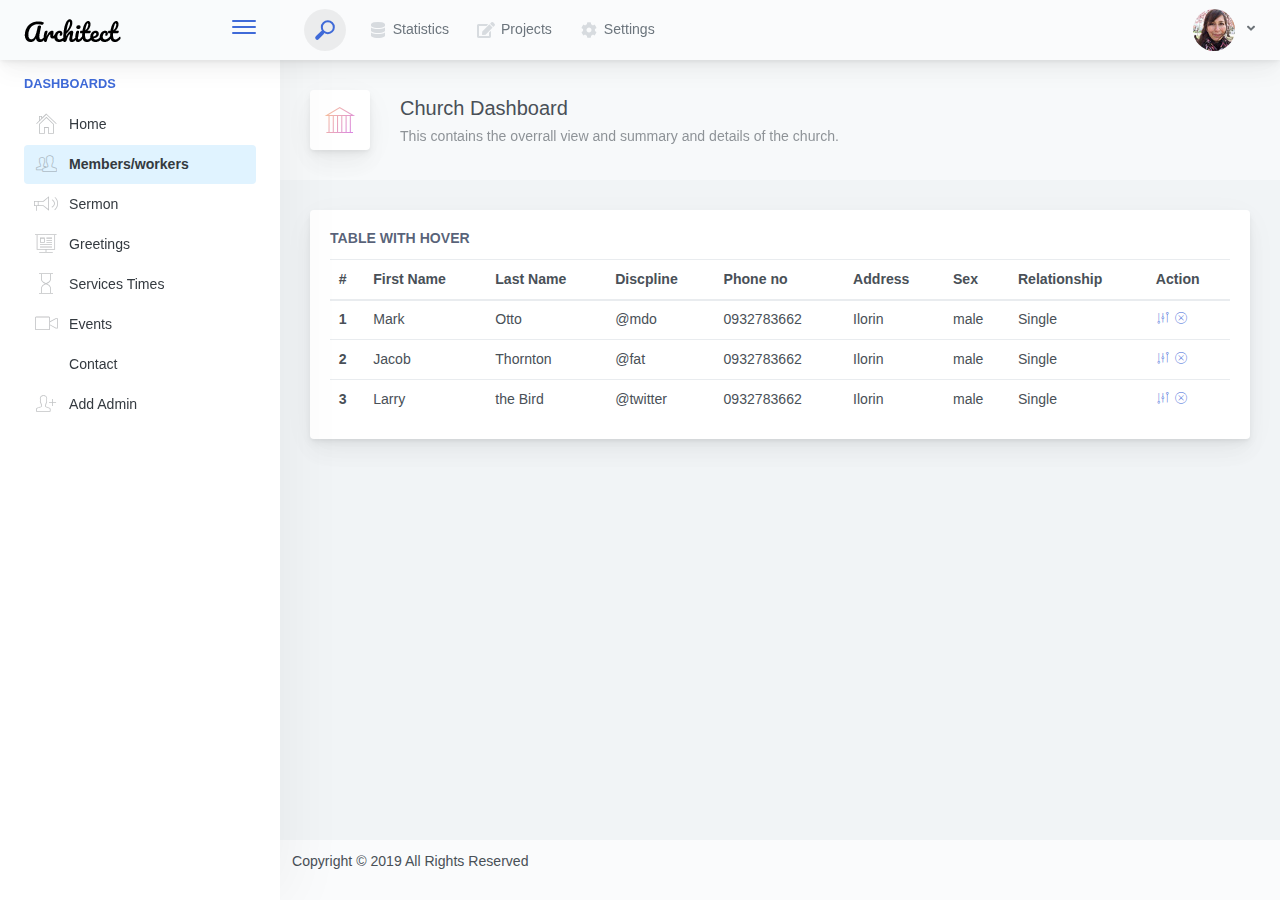
<file: New Admin/architectui-html-free/architectui-html-free/member.html>
<!doctype html>
<html lang="en">

<head>
    <meta charset="utf-8">
    <meta http-equiv="X-UA-Compatible" content="IE=edge">
    <meta http-equiv="Content-Language" content="en">
    <meta http-equiv="Content-Type" content="text/html; charset=utf-8"/>
    <title>Rccg S.O.P Parish Admin Dashboard.</title>
    <meta name="viewport" content="width=device-width, initial-scale=1, maximum-scale=1, user-scalable=no, shrink-to-fit=no" />
    <meta name="description" content="This is an example dashboard created using build-in elements and components.">
    <meta name="msapplication-tap-highlight" content="no">

<link href="./main.css" rel="stylesheet"></head>
<body>
    <div class="app-container app-theme-white body-tabs-shadow fixed-sidebar fixed-header">
        <div class="app-header header-shadow">
            <div class="app-header__logo">
                <div class="logo-src"></div>
                <div class="header__pane ml-auto">
                    <div>
                        <button type="button" class="hamburger close-sidebar-btn hamburger--elastic" data-class="closed-sidebar">
                            <span class="hamburger-box">
                                <span class="hamburger-inner"></span>
                            </span>
                        </button>
                    </div>
                </div>
            </div>
            <div class="app-header__mobile-menu">
                <div>
                    <button type="button" class="hamburger hamburger--elastic mobile-toggle-nav">
                        <span class="hamburger-box">
                            <span class="hamburger-inner"></span>
                        </span>
                    </button>
                </div>
            </div>
            <div class="app-header__menu">
                <span>
                    <button type="button" class="btn-icon btn-icon-only btn btn-primary btn-sm mobile-toggle-header-nav">
                        <span class="btn-icon-wrapper">
                            <i class="fa fa-ellipsis-v fa-w-6"></i>
                        </span>
                    </button>
                </span>
            </div>    <div class="app-header__content">
                <div class="app-header-left">
                    <div class="search-wrapper">
                        <div class="input-holder">
                            <input type="text" class="search-input" placeholder="Type to search">
                            <button class="search-icon"><span></span></button>
                        </div>
                        <button class="close"></button>
                    </div>
                    <ul class="header-menu nav">
                        <li class="nav-item">
                            <a href="javascript:void(0);" class="nav-link">
                                <i class="nav-link-icon fa fa-database"> </i>
                                Statistics
                            </a>
                        </li>
                        <li class="btn-group nav-item">
                            <a href="javascript:void(0);" class="nav-link">
                                <i class="nav-link-icon fa fa-edit"></i>
                                Projects
                            </a>
                        </li>
                        <li class="dropdown nav-item">
                            <a href="javascript:void(0);" class="nav-link">
                                <i class="nav-link-icon fa fa-cog"></i>
                                Settings
                            </a>
                        </li>
                    </ul>        </div>
                <div class="app-header-right">
                    <div class="header-btn-lg pr-0">
                        <div class="widget-content p-0">
                            <div class="widget-content-wrapper">
                                <div class="widget-content-left">
                                    <div class="btn-group">
                                        <a data-toggle="dropdown" aria-haspopup="true" aria-expanded="false" class="p-0 btn">
                                            <img width="42" class="rounded-circle" src="assets/images/avatars/1.jpg" alt="">
                                            <i class="fa fa-angle-down ml-2 opacity-8"></i>
                                        </a>
                                        <div tabindex="-1" role="menu" aria-hidden="true" class="dropdown-menu dropdown-menu-right">
                                            <button type="button" tabindex="0" class="dropdown-item">User Account</button>
                                            <button type="button" tabindex="0" class="dropdown-item">Settings</button>
                                            <h6 tabindex="-1" class="dropdown-header">Header</h6>
                                            <button type="button" tabindex="0" class="dropdown-item">Actions</button>
                                            <div tabindex="-1" class="dropdown-divider"></div>
                                            <button type="button" tabindex="0" class="dropdown-item">Dividers</button>
                                        </div>
                                    </div>
                                </div>
                                <div class="widget-content-left  ml-3 header-user-info">
                                    <div class="widget-heading">
                                        Alina Mclourd
                                    </div>
                                    <div class="widget-subheading">
                                        VP People Manager
                                    </div>
                                </div>
                                <div class="widget-content-right header-user-info ml-3">
                                    <button type="button" class="btn-shadow p-1 btn btn-primary btn-sm show-toastr-example">
                                        <i class="fa text-white fa-calendar pr-1 pl-1"></i>
                                    </button>
                                </div>
                            </div>
                        </div>
                    </div>        </div>
            </div>
        </div>
        <!-- Begining of settings -->  

        <!-- End of settings -->
                <div class="app-main">
                <div class="app-sidebar sidebar-shadow">
                    <div class="app-header__logo">
                        <div class="logo-src"></div>
                        <div class="header__pane ml-auto">
                            <div>
                                <button type="button" class="hamburger close-sidebar-btn hamburger--elastic" data-class="closed-sidebar">
                                    <span class="hamburger-box">
                                        <span class="hamburger-inner"></span>
                                    </span>
                                </button>
                            </div>
                        </div>
                    </div>
                    <div class="app-header__mobile-menu">
                        <div>
                            <button type="button" class="hamburger hamburger--elastic mobile-toggle-nav">
                                <span class="hamburger-box">
                                    <span class="hamburger-inner"></span>
                                </span>
                            </button>
                        </div>
                    </div>
                    <div class="app-header__menu">
                        <span>
                            <button type="button" class="btn-icon btn-icon-only btn btn-primary btn-sm mobile-toggle-header-nav">
                                <span class="btn-icon-wrapper">
                                    <i class="fa fa-ellipsis-v fa-w-6"></i>
                                </span>
                            </button>
                        </span>
                    </div>    <div class="scrollbar-sidebar">
                        <div class="app-sidebar__inner">
                            <ul class="vertical-nav-menu">
                                <li class="app-sidebar__heading">Dashboards</li>
                                <li>
                                    <a href="home.index">
                                        <i class="metismenu-icon pe-7s-home"></i>
                                        Home
                                    </a>
                                </li>
                                <li>
                                    <a href="member.html"  class="mm-active">
                                        <i class="metismenu-icon pe-7s-users"></i>
                                        Members/workers
                                    </a>
                                </li>
                                <li>
                                    <a href="sermon.html">
                                        <i class="metismenu-icon pe-7s-speaker"></i>
                                        Sermon
                                    </a>
                                </li>
                                <li>
                                    <a href="greetings.html">
                                        <i class="metismenu-icon pe-7s-display2"></i>
                                        Greetings
                                    </a>
                                </li>
                                <li><a href="service.html"><i class="metismenu-icon pe-7s-hourglass"></i><span> Services Times</span></a></li>
                                <li><a href="events.html"><i class="metismenu-icon pe-7s-video"></i><span> Events</span></a></li>
                                <li><a href="contact.html"><i class="metismenu-icon fa fa-"></i><span> Contact</span></a></li>
                                <li><a href="admin.html"><i class="metismenu-icon pe-7s-add-user"></i><span> Add Admin</span></a></li>
                            </ul>
                        </div>
                    </div>
                </div>    <div class="app-main__outer">
                    <div class="app-main__inner">
                        <div class="app-page-title">
                            <div class="page-title-wrapper">
                                <div class="page-title-heading">
                                    <div class="page-title-icon">
                                        <i class="pe-7s-culture icon-gradient bg-mean-fruit">
                                        </i>
                                    </div>
                                    <div>Church Dashboard
                                        <div class="page-title-subheading">This contains the overrall view and summary and details of the church.
                                        </div>
                                    </div>
                                </div>
                                    </div>
                        </div> 
                           <div class="row">
                            <div class="col-lg-12">
                                <div class="main-card mb-3 card cart">
                                    <div class="card-body"><h5 class="card-title">Table with hover</h5>
                                        <table class="mb-0 table table-hover">
                                            <thead>
                                            <tr>
                                                <th>#</th>
                                                <th>First Name</th>
                                                <th>Last Name</th>
                                                <th>Discpline</th>
                                                <th>Phone no</th>
                                                <th>Address</th>
                                                <th>Sex</th>
                                                <th>Relationship</th>
                                                <th>Action</th>
                                            </tr>
                                            </thead>
                                            <tbody>
                                            <tr>
                                                <th scope="row">1</th>
                                                <td>Mark</td>
                                                <td>Otto</td>
                                                <td>@mdo</td>
                                                <td>0932783662</td>
                                                <td>Ilorin</td>
                                                <td>male</td>
                                                <td>Single</td>
                                                <td><a href="#"><i class="pe-7s-edit " title="Edit"></i></a>  <a href="#"><i class="pe-7s-close-circle " title="Delete"></i></a></td>
                                            </tr>
                                            <tr>
                                                <th scope="row">2</th>
                                                <td>Jacob</td>
                                                <td>Thornton</td>
                                                <td>@fat</td>
                                                <td>0932783662</td>
                                                <td>Ilorin</td>
                                                <td>male</td>
                                                <td>Single</td>
                                                <td><a href="#"><i class="pe-7s-edit " title="Edit"></i></a>  <a href="#"><i class="pe-7s-close-circle " title="Delete"></i></a></td>
                                            </tr>
                                            <tr>
                                                <th scope="row">3</th>
                                                <td>Larry</td>
                                                <td>the Bird</td>
                                                <td>@twitter</td>
                                                <td>0932783662</td>
                                                <td>Ilorin</td>
                                                <td>male</td>
                                                <td>Single</td>
                                                <td><a href="#"><i class="pe-7s-edit " title="Edit"></i></a>  <a href="#"><i class="pe-7s-close-circle " title="Delete"></i></a></td>
                                            </tr>
                                            </tbody>
                                        </table>
                                    </div>
                                </div>
                            </div>
                        </div>
                        

                    </div>
                    <div class="app-wrapper-footer">
                        <div class="app-footer">
                            <div class="app-footer__inner">
                                <p>Copyright © 2019 All Rights Reserved</p>
                            </div>
                        </div>
                    </div> 
                       </div>
                <script src="http://maps.google.com/maps/api/js?sensor=true"></script>
        </div>
    </div>
<script type="text/javascript" src="./assets/scripts/main.js"></script></body>
</html>
</file>
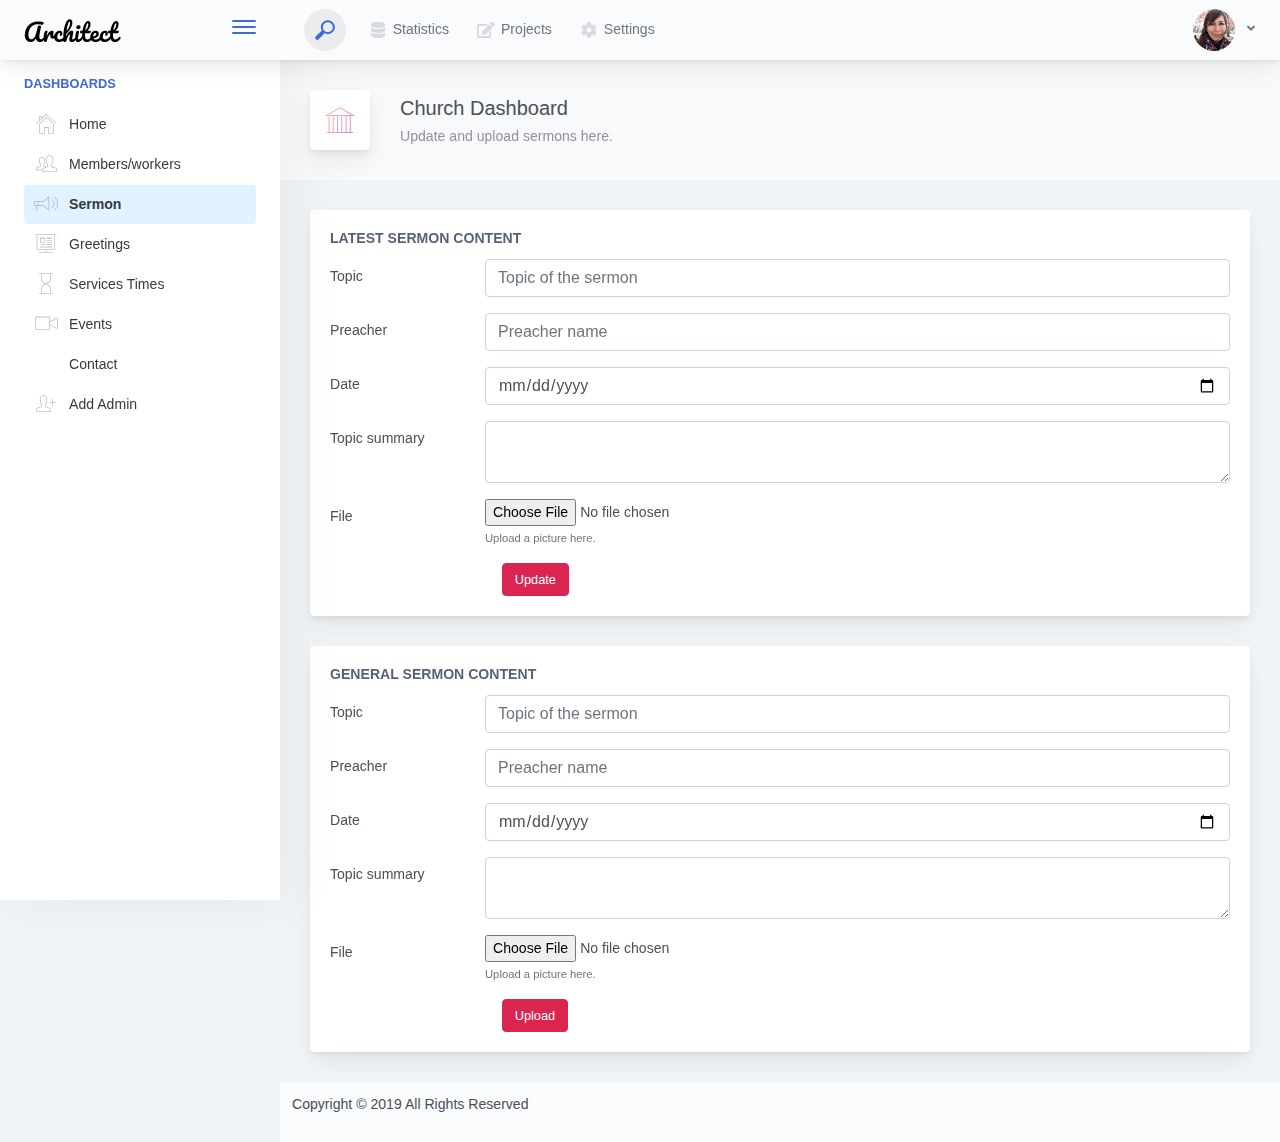
<file: New Admin/architectui-html-free/architectui-html-free/sermon.html>
<!doctype html>
<html lang="en">

<head>
    <meta charset="utf-8">
    <meta http-equiv="X-UA-Compatible" content="IE=edge">
    <meta http-equiv="Content-Language" content="en">
    <meta http-equiv="Content-Type" content="text/html; charset=utf-8"/>
    <title>Rccg S.O.P Parish Admin Dashboard.</title>
    <meta name="viewport" content="width=device-width, initial-scale=1, maximum-scale=1, user-scalable=no, shrink-to-fit=no" />
    <meta name="description" content="This is an example dashboard created using build-in elements and components.">
    <meta name="msapplication-tap-highlight" content="no">

<link href="./main.css" rel="stylesheet"></head>
<body>
    <div class="app-container app-theme-white body-tabs-shadow fixed-sidebar fixed-header">
        <div class="app-header header-shadow">
            <div class="app-header__logo">
                <div class="logo-src"></div>
                <div class="header__pane ml-auto">
                    <div>
                        <button type="button" class="hamburger close-sidebar-btn hamburger--elastic" data-class="closed-sidebar">
                            <span class="hamburger-box">
                                <span class="hamburger-inner"></span>
                            </span>
                        </button>
                    </div>
                </div>
            </div>
            <div class="app-header__mobile-menu">
                <div>
                    <button type="button" class="hamburger hamburger--elastic mobile-toggle-nav">
                        <span class="hamburger-box">
                            <span class="hamburger-inner"></span>
                        </span>
                    </button>
                </div>
            </div>
            <div class="app-header__menu">
                <span>
                    <button type="button" class="btn-icon btn-icon-only btn btn-primary btn-sm mobile-toggle-header-nav">
                        <span class="btn-icon-wrapper">
                            <i class="fa fa-ellipsis-v fa-w-6"></i>
                        </span>
                    </button>
                </span>
            </div>    <div class="app-header__content">
                <div class="app-header-left">
                    <div class="search-wrapper">
                        <div class="input-holder">
                            <input type="text" class="search-input" placeholder="Type to search">
                            <button class="search-icon"><span></span></button>
                        </div>
                        <button class="close"></button>
                    </div>
                    <ul class="header-menu nav">
                        <li class="nav-item">
                            <a href="javascript:void(0);" class="nav-link">
                                <i class="nav-link-icon fa fa-database"> </i>
                                Statistics
                            </a>
                        </li>
                        <li class="btn-group nav-item">
                            <a href="javascript:void(0);" class="nav-link">
                                <i class="nav-link-icon fa fa-edit"></i>
                                Projects
                            </a>
                        </li>
                        <li class="dropdown nav-item">
                            <a href="javascript:void(0);" class="nav-link">
                                <i class="nav-link-icon fa fa-cog"></i>
                                Settings
                            </a>
                        </li>
                    </ul>        </div>
                <div class="app-header-right">
                    <div class="header-btn-lg pr-0">
                        <div class="widget-content p-0">
                            <div class="widget-content-wrapper">
                                <div class="widget-content-left">
                                    <div class="btn-group">
                                        <a data-toggle="dropdown" aria-haspopup="true" aria-expanded="false" class="p-0 btn">
                                            <img width="42" class="rounded-circle" src="assets/images/avatars/1.jpg" alt="">
                                            <i class="fa fa-angle-down ml-2 opacity-8"></i>
                                        </a>
                                        <div tabindex="-1" role="menu" aria-hidden="true" class="dropdown-menu dropdown-menu-right">
                                            <button type="button" tabindex="0" class="dropdown-item">User Account</button>
                                            <button type="button" tabindex="0" class="dropdown-item">Settings</button>
                                            <h6 tabindex="-1" class="dropdown-header">Header</h6>
                                            <button type="button" tabindex="0" class="dropdown-item">Actions</button>
                                            <div tabindex="-1" class="dropdown-divider"></div>
                                            <button type="button" tabindex="0" class="dropdown-item">Dividers</button>
                                        </div>
                                    </div>
                                </div>
                                <div class="widget-content-left  ml-3 header-user-info">
                                    <div class="widget-heading">
                                        Alina Mclourd
                                    </div>
                                    <div class="widget-subheading">
                                        VP People Manager
                                    </div>
                                </div>
                                <div class="widget-content-right header-user-info ml-3">
                                    <button type="button" class="btn-shadow p-1 btn btn-primary btn-sm show-toastr-example">
                                        <i class="fa text-white fa-calendar pr-1 pl-1"></i>
                                    </button>
                                </div>
                            </div>
                        </div>
                    </div>        </div>
            </div>
        </div>
        <!-- Begining of settings -->  
        <!-- End of settings -->
                <div class="app-main">
                <div class="app-sidebar sidebar-shadow">
                    <div class="app-header__logo">
                        <div class="logo-src"></div>
                        <div class="header__pane ml-auto">
                            <div>
                                <button type="button" class="hamburger close-sidebar-btn hamburger--elastic" data-class="closed-sidebar">
                                    <span class="hamburger-box">
                                        <span class="hamburger-inner"></span>
                                    </span>
                                </button>
                            </div>
                        </div>
                    </div>
                    <div class="app-header__mobile-menu">
                        <div>
                            <button type="button" class="hamburger hamburger--elastic mobile-toggle-nav">
                                <span class="hamburger-box">
                                    <span class="hamburger-inner"></span>
                                </span>
                            </button>
                        </div>
                    </div>
                    <div class="app-header__menu">
                        <span>
                            <button type="button" class="btn-icon btn-icon-only btn btn-primary btn-sm mobile-toggle-header-nav">
                                <span class="btn-icon-wrapper">
                                    <i class="fa fa-ellipsis-v fa-w-6"></i>
                                </span>
                            </button>
                        </span>
                    </div>    <div class="scrollbar-sidebar">
                        <div class="app-sidebar__inner">
                            <ul class="vertical-nav-menu">
                                <li class="app-sidebar__heading">Dashboards</li>
                                <li>
                                    <a href="home.index">
                                        <i class="metismenu-icon pe-7s-home"></i>
                                        Home
                                    </a>
                                </li>
                                <li>
                                    <a href="member.html"  >
                                        <i class="metismenu-icon pe-7s-users"></i>
                                        Members/workers
                                    </a>
                                </li>
                                <li>
                                    <a href="sermon.html" class="mm-active">
                                        <i class="metismenu-icon pe-7s-speaker"></i>
                                        Sermon
                                    </a>
                                </li>
                                <li>
                                    <a href="greetings.html">
                                        <i class="metismenu-icon pe-7s-display2"></i>
                                        Greetings
                                    </a>
                                </li>
                                <li><a href="service.html"><i class="metismenu-icon pe-7s-hourglass"></i><span> Services Times</span></a></li>
                                <li><a href="events.html"><i class="metismenu-icon pe-7s-video"></i><span> Events</span></a></li>
                                <li><a href="contact.html"><i class="metismenu-icon fa fa-"></i><span> Contact</span></a></li>
                                <li><a href="admin.html"><i class="metismenu-icon pe-7s-add-user"></i><span> Add Admin</span></a></li>
                            </ul>
                        </div>
                    </div>
                </div>    <div class="app-main__outer">
                    <div class="app-main__inner">
                        <div class="app-page-title">
                            <div class="page-title-wrapper">
                                <div class="page-title-heading">
                                    <div class="page-title-icon">
                                        <i class="pe-7s-culture icon-gradient bg-mean-fruit">
                                        </i>
                                    </div>
                                    <div>Church Dashboard
                                        <div class="page-title-subheading">Update and upload sermons here.
                                        </div>
                                    </div>
                                </div>
                                    </div>
                        </div> 
                           <!--Sermon begin -->
                                <div class="main-card mb-3 card">
                                    <div class="card-body"><h5 class="card-title">Latest Sermon content</h5>
                                        <form class="">
                                            <div class="position-relative row form-group"><label for="exampleEmail" class="col-sm-2 col-form-label">Topic</label>
                                                <div class="col-sm-10"><input name="email" id="exampleEmail" placeholder="Topic of the sermon" type="email" class="form-control"></div>
                                            </div>
                                            <div class="position-relative row form-group"><label for="examplePassword" class="col-sm-2 col-form-label">Preacher</label>
                                                <div class="col-sm-10"><input name="preacher" id="examplePassword" placeholder="Preacher name" type="Text" class="form-control"></div>
                                            </div>
                                            <div class="position-relative row form-group"><label for="examplePassword" class="col-sm-2 col-form-label">Date</label>
                                                <div class="col-sm-10"><input name="date" id="examplePassword" placeholder="password placeholder" type="date" class="form-control"></div>
                                            </div>
                                            <div class="position-relative row form-group"><label for="exampleText" class="col-sm-2 col-form-label">Topic summary</label>
                                                <div class="col-sm-10"><textarea name="text" id="exampleText" class="form-control"></textarea></div>
                                            </div>
                                            <div class="position-relative row form-group"><label for="exampleFile" class="col-sm-2 col-form-label">File</label>
                                                <div class="col-sm-10"><input name="file" id="exampleFile" type="file" class="form-control-file">
                                                    <small class="form-text text-muted">Upload a picture here.</small>
                                                </div>
                                            </div>
                                            <div class="position-relative row form-check">
                                                <div class="col-sm-10 offset-sm-2">
                                                    <button class="btn btn-danger">Update</button>
                                                </div>
                                            </div>
                                        </form>
                                    </div>
                                </div>
                           <!-- end -->

                           <!-- Other sermons begins -->
                           <div class="main-card mb-3 card">
                                    <div class="card-body"><h5 class="card-title">General Sermon content</h5>
                                        <form class="">
                                            <div class="position-relative row form-group"><label for="exampleEmail" class="col-sm-2 col-form-label">Topic</label>
                                                <div class="col-sm-10"><input name="email" id="exampleEmail" placeholder="Topic of the sermon" type="email" class="form-control"></div>
                                            </div>
                                            <div class="position-relative row form-group"><label for="examplePassword" class="col-sm-2 col-form-label">Preacher</label>
                                                <div class="col-sm-10"><input name="preacher" id="examplePassword" placeholder="Preacher name" type="Text" class="form-control"></div>
                                            </div>
                                            <div class="position-relative row form-group"><label for="examplePassword" class="col-sm-2 col-form-label">Date</label>
                                                <div class="col-sm-10"><input name="date" id="examplePassword" placeholder="password placeholder" type="date" class="form-control"></div>
                                            </div>
                                            <div class="position-relative row form-group"><label for="exampleText" class="col-sm-2 col-form-label">Topic summary</label>
                                                <div class="col-sm-10"><textarea name="text" id="exampleText" class="form-control"></textarea></div>
                                            </div>
                                            <div class="position-relative row form-group"><label for="exampleFile" class="col-sm-2 col-form-label">File</label>
                                                <div class="col-sm-10"><input name="file" id="exampleFile" type="file" class="form-control-file">
                                                    <small class="form-text text-muted">Upload a picture here.</small>
                                                </div>
                                            </div>
                                            <div class="position-relative row form-check">
                                                <div class="col-sm-10 offset-sm-2">
                                                    <button class="btn btn-danger">Upload</button>
                                                </div>
                                            </div>
                                        </form>
                                    </div>
                                </div>
                           <!-- Other sermons ends -->
                    </div>
                    <div class="app-wrapper-footer">
                        <div class="app-footer">
                            <div class="app-footer__inner">
                                <p>Copyright © 2019 All Rights Reserved</p>
                            </div>
                        </div>
                    </div> 
                       </div>
                <script src="http://maps.google.com/maps/api/js?sensor=true"></script>
        </div>
    </div>
<script type="text/javascript" src="./assets/scripts/main.js"></script></body>
</html>
</file>
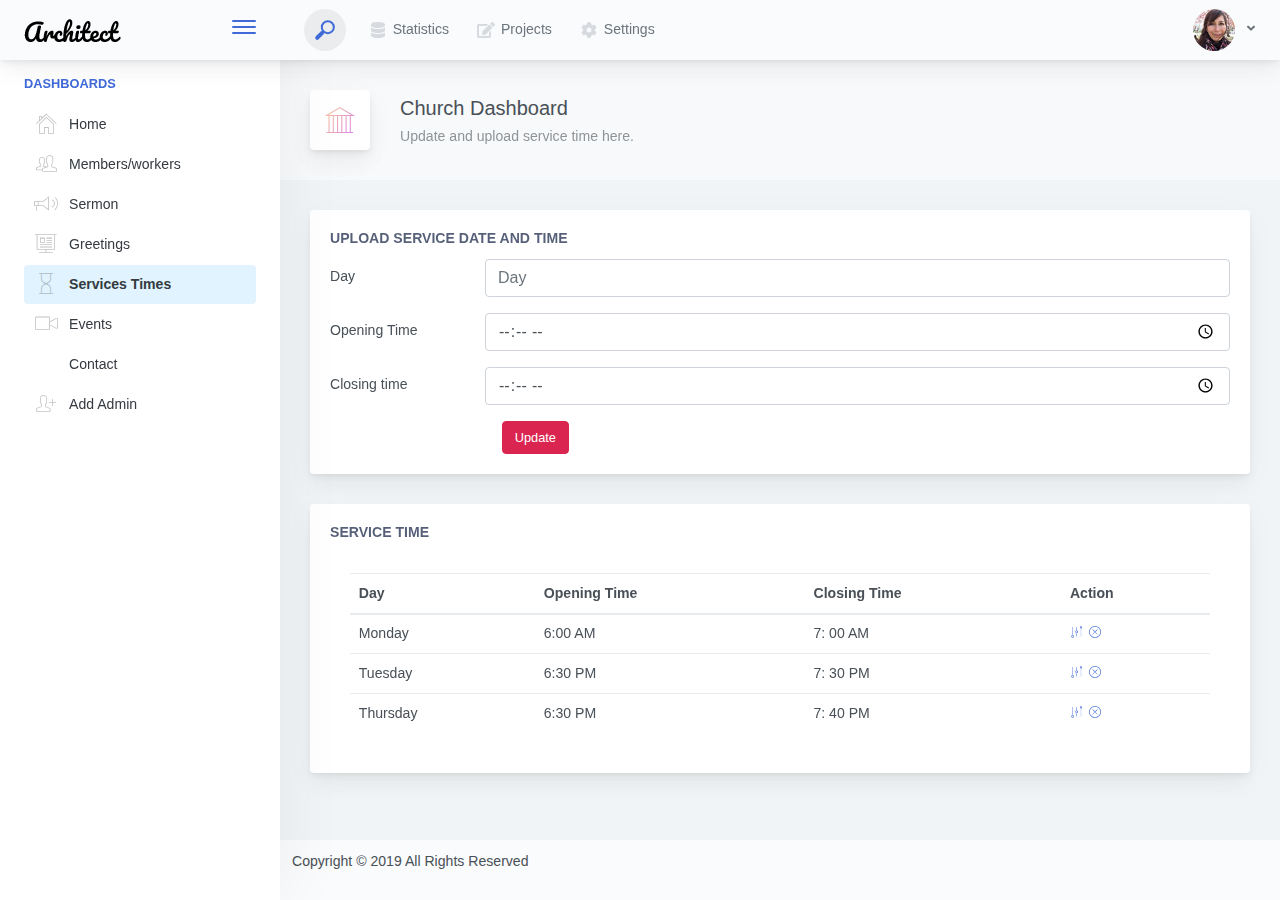
<file: New Admin/architectui-html-free/architectui-html-free/service.html>
<!doctype html>
<html lang="en">

<head>
    <meta charset="utf-8">
    <meta http-equiv="X-UA-Compatible" content="IE=edge">
    <meta http-equiv="Content-Language" content="en">
    <meta http-equiv="Content-Type" content="text/html; charset=utf-8"/>
    <title>Rccg S.O.P Parish Admin Dashboard.</title>
    <meta name="viewport" content="width=device-width, initial-scale=1, maximum-scale=1, user-scalable=no, shrink-to-fit=no" />
    <meta name="description" content="This is an example dashboard created using build-in elements and components.">
    <meta name="msapplication-tap-highlight" content="no">

<link href="./main.css" rel="stylesheet"></head>
<body>
    <div class="app-container app-theme-white body-tabs-shadow fixed-sidebar fixed-header">
        <div class="app-header header-shadow">
            <div class="app-header__logo">
                <div class="logo-src"></div>
                <div class="header__pane ml-auto">
                    <div>
                        <button type="button" class="hamburger close-sidebar-btn hamburger--elastic" data-class="closed-sidebar">
                            <span class="hamburger-box">
                                <span class="hamburger-inner"></span>
                            </span>
                        </button>
                    </div>
                </div>
            </div>
            <div class="app-header__mobile-menu">
                <div>
                    <button type="button" class="hamburger hamburger--elastic mobile-toggle-nav">
                        <span class="hamburger-box">
                            <span class="hamburger-inner"></span>
                        </span>
                    </button>
                </div>
            </div>
            <div class="app-header__menu">
                <span>
                    <button type="button" class="btn-icon btn-icon-only btn btn-primary btn-sm mobile-toggle-header-nav">
                        <span class="btn-icon-wrapper">
                            <i class="fa fa-ellipsis-v fa-w-6"></i>
                        </span>
                    </button>
                </span>
            </div>    <div class="app-header__content">
                <div class="app-header-left">
                    <div class="search-wrapper">
                        <div class="input-holder">
                            <input type="text" class="search-input" placeholder="Type to search">
                            <button class="search-icon"><span></span></button>
                        </div>
                        <button class="close"></button>
                    </div>
                    <ul class="header-menu nav">
                        <li class="nav-item">
                            <a href="javascript:void(0);" class="nav-link">
                                <i class="nav-link-icon fa fa-database"> </i>
                                Statistics
                            </a>
                        </li>
                        <li class="btn-group nav-item">
                            <a href="javascript:void(0);" class="nav-link">
                                <i class="nav-link-icon fa fa-edit"></i>
                                Projects
                            </a>
                        </li>
                        <li class="dropdown nav-item">
                            <a href="javascript:void(0);" class="nav-link">
                                <i class="nav-link-icon fa fa-cog"></i>
                                Settings
                            </a>
                        </li>
                    </ul>        </div>
                <div class="app-header-right">
                    <div class="header-btn-lg pr-0">
                        <div class="widget-content p-0">
                            <div class="widget-content-wrapper">
                                <div class="widget-content-left">
                                    <div class="btn-group">
                                        <a data-toggle="dropdown" aria-haspopup="true" aria-expanded="false" class="p-0 btn">
                                            <img width="42" class="rounded-circle" src="assets/images/avatars/1.jpg" alt="">
                                            <i class="fa fa-angle-down ml-2 opacity-8"></i>
                                        </a>
                                        <div tabindex="-1" role="menu" aria-hidden="true" class="dropdown-menu dropdown-menu-right">
                                            <button type="button" tabindex="0" class="dropdown-item">User Account</button>
                                            <button type="button" tabindex="0" class="dropdown-item">Settings</button>
                                            <h6 tabindex="-1" class="dropdown-header">Header</h6>
                                            <button type="button" tabindex="0" class="dropdown-item">Actions</button>
                                            <div tabindex="-1" class="dropdown-divider"></div>
                                            <button type="button" tabindex="0" class="dropdown-item">Dividers</button>
                                        </div>
                                    </div>
                                </div>
                                <div class="widget-content-left  ml-3 header-user-info">
                                    <div class="widget-heading">
                                        Alina Mclourd
                                    </div>
                                    <div class="widget-subheading">
                                        VP People Manager
                                    </div>
                                </div>
                                <div class="widget-content-right header-user-info ml-3">
                                    <button type="button" class="btn-shadow p-1 btn btn-primary btn-sm show-toastr-example">
                                        <i class="fa text-white fa-calendar pr-1 pl-1"></i>
                                    </button>
                                </div>
                            </div>
                        </div>
                    </div>        </div>
            </div>
        </div>
        <!-- Begining of settings -->  
        <!-- End of settings -->
                <div class="app-main">
                <div class="app-sidebar sidebar-shadow">
                    <div class="app-header__logo">
                        <div class="logo-src"></div>
                        <div class="header__pane ml-auto">
                            <div>
                                <button type="button" class="hamburger close-sidebar-btn hamburger--elastic" data-class="closed-sidebar">
                                    <span class="hamburger-box">
                                        <span class="hamburger-inner"></span>
                                    </span>
                                </button>
                            </div>
                        </div>
                    </div>
                    <div class="app-header__mobile-menu">
                        <div>
                            <button type="button" class="hamburger hamburger--elastic mobile-toggle-nav">
                                <span class="hamburger-box">
                                    <span class="hamburger-inner"></span>
                                </span>
                            </button>
                        </div>
                    </div>
                    <div class="app-header__menu">
                        <span>
                            <button type="button" class="btn-icon btn-icon-only btn btn-primary btn-sm mobile-toggle-header-nav">
                                <span class="btn-icon-wrapper">
                                    <i class="fa fa-ellipsis-v fa-w-6"></i>
                                </span>
                            </button>
                        </span>
                    </div>    <div class="scrollbar-sidebar">
                        <div class="app-sidebar__inner">
                            <ul class="vertical-nav-menu">
                                <li class="app-sidebar__heading">Dashboards</li>
                                <li>
                                    <a href="home.index">
                                        <i class="metismenu-icon pe-7s-home"></i>
                                        Home
                                    </a>
                                </li>
                                <li>
                                    <a href="member.html"  >
                                        <i class="metismenu-icon pe-7s-users"></i>
                                        Members/workers
                                    </a>
                                </li>
                                <li>
                                    <a href="sermon.html">
                                        <i class="metismenu-icon pe-7s-speaker"></i>
                                        Sermon
                                    </a>
                                </li>
                                <li>
                                    <a href="greetings.html">
                                        <i class="metismenu-icon pe-7s-display2"></i>
                                        Greetings
                                    </a>
                                </li>
                                <li><a href="service.html" class="mm-active"><i class="metismenu-icon pe-7s-hourglass"></i><span> Services Times</span></a></li>
                                <li><a href="events.html"><i class="metismenu-icon pe-7s-video"></i><span> Events</span></a></li>
                                <li><a href="contact.html"><i class="metismenu-icon fa fa-"></i><span> Contact</span></a></li>
                                <li><a href="admin.html"><i class="metismenu-icon pe-7s-add-user"></i><span> Add Admin</span></a></li>
                            </ul>
                        </div>
                    </div>
                </div>    <div class="app-main__outer">
                    <div class="app-main__inner">
                        <div class="app-page-title">
                            <div class="page-title-wrapper">
                                <div class="page-title-heading">
                                    <div class="page-title-icon">
                                        <i class="pe-7s-culture icon-gradient bg-mean-fruit">
                                        </i>
                                    </div>
                                    <div>Church Dashboard
                                        <div class="page-title-subheading">Update and upload service time here.
                                        </div>
                                    </div>
                                </div>
                                    </div>
                        </div> 
                           <!--Service time begin -->
                                <div class="main-card mb-3 card">
                                    <div class="card-body"><h5 class="card-title">Upload service date and time</h5>
                                        <form class="">
                                            <div class="position-relative row form-group"><label for="exampleEmail" class="col-sm-2 col-form-label">Day</label>
                                                <div class="col-sm-10"><input name="day" id="exampleEmail" placeholder="Day" type="text" class="form-control"></div>
                                            </div>
                                            <div class="position-relative row form-group"><label for="examplePassword" class="col-sm-2 col-form-label">Opening Time</label>
                                                <div class="col-sm-10"><input name="Opening_time" id="examplePassword" placeholder="Opening time" type="time" class="form-control"></div>
                                            </div>
                                            <div class="position-relative row form-group"><label for="examplePassword" class="col-sm-2 col-form-label">Closing time</label>
                                                <div class="col-sm-10"><input name="Closing_time" id="examplePassword" placeholder="Closing time" type="time" class="form-control"></div>
                                            </div>
                                            <div class="position-relative row form-check">
                                                <div class="col-sm-10 offset-sm-2">
                                                    <button class="btn btn-danger">Update</button>
                                                </div>
                                            </div>
                                        </form>
                                    </div>
                                </div>
                           <!-- end -->

                           <!-- The view of the service time begins -->
                           <div class="main-card mb-3 card">
                                    <div class="card-body"><h5 class="card-title">Service time</h5>
                                       <div class="card-body">
                                        <table class="mb-0 table table-hover">
                                            <thead>
                                            <tr>
                                                <th>Day</th>
                                                <th>Opening Time</th>
                                                <th>Closing Time</th>
                                                <th>Action</th>
                                            </tr>
                                            </thead>
                                            <tbody>
                                            <tr>
                                                <td>Monday</td>
                                                <td>6:00 AM</td>
                                                <td>7: 00 AM</td>
                                                <td><a href="#"><i class="pe-7s-edit " title="Edit"></i></a>  <a href="#"><i class="pe-7s-close-circle " title="Delete"></i></a></td>
                                            </tr>
                                            <tr>
                                                <td>Tuesday</td>
                                                <td>6:30 PM</td>
                                                <td>7: 30 PM</td>
                                                <td><a href="#"><i class="pe-7s-edit " title="Edit"></i></a>  <a href="#"><i class="pe-7s-close-circle " title="Delete"></i></a></td>
                                            </tr>
                                            <tr>
                                                <td>Thursday</td>
                                                <td>6:30 PM</td>
                                                <td>7: 40 PM</td>
                                                <td><a href="#"><i class="pe-7s-edit " title="Edit"></i></a>  <a href="#"><i class="pe-7s-close-circle " title="Delete"></i></a></td>
                                            </tr>
                                            </tbody>
                                        </table>
                                    </div>
                                    </div>
                                </div>
                           <!-- Other sermons ends -->
                    </div>
                    <div class="app-wrapper-footer">
                        <div class="app-footer">
                            <div class="app-footer__inner">
                                <p>Copyright © 2019 All Rights Reserved</p>
                            </div>
                        </div>
                    </div> 
                       </div>
                <script src="http://maps.google.com/maps/api/js?sensor=true"></script>
        </div>
    </div>
<script type="text/javascript" src="./assets/scripts/main.js"></script></body>
</html>
</file>
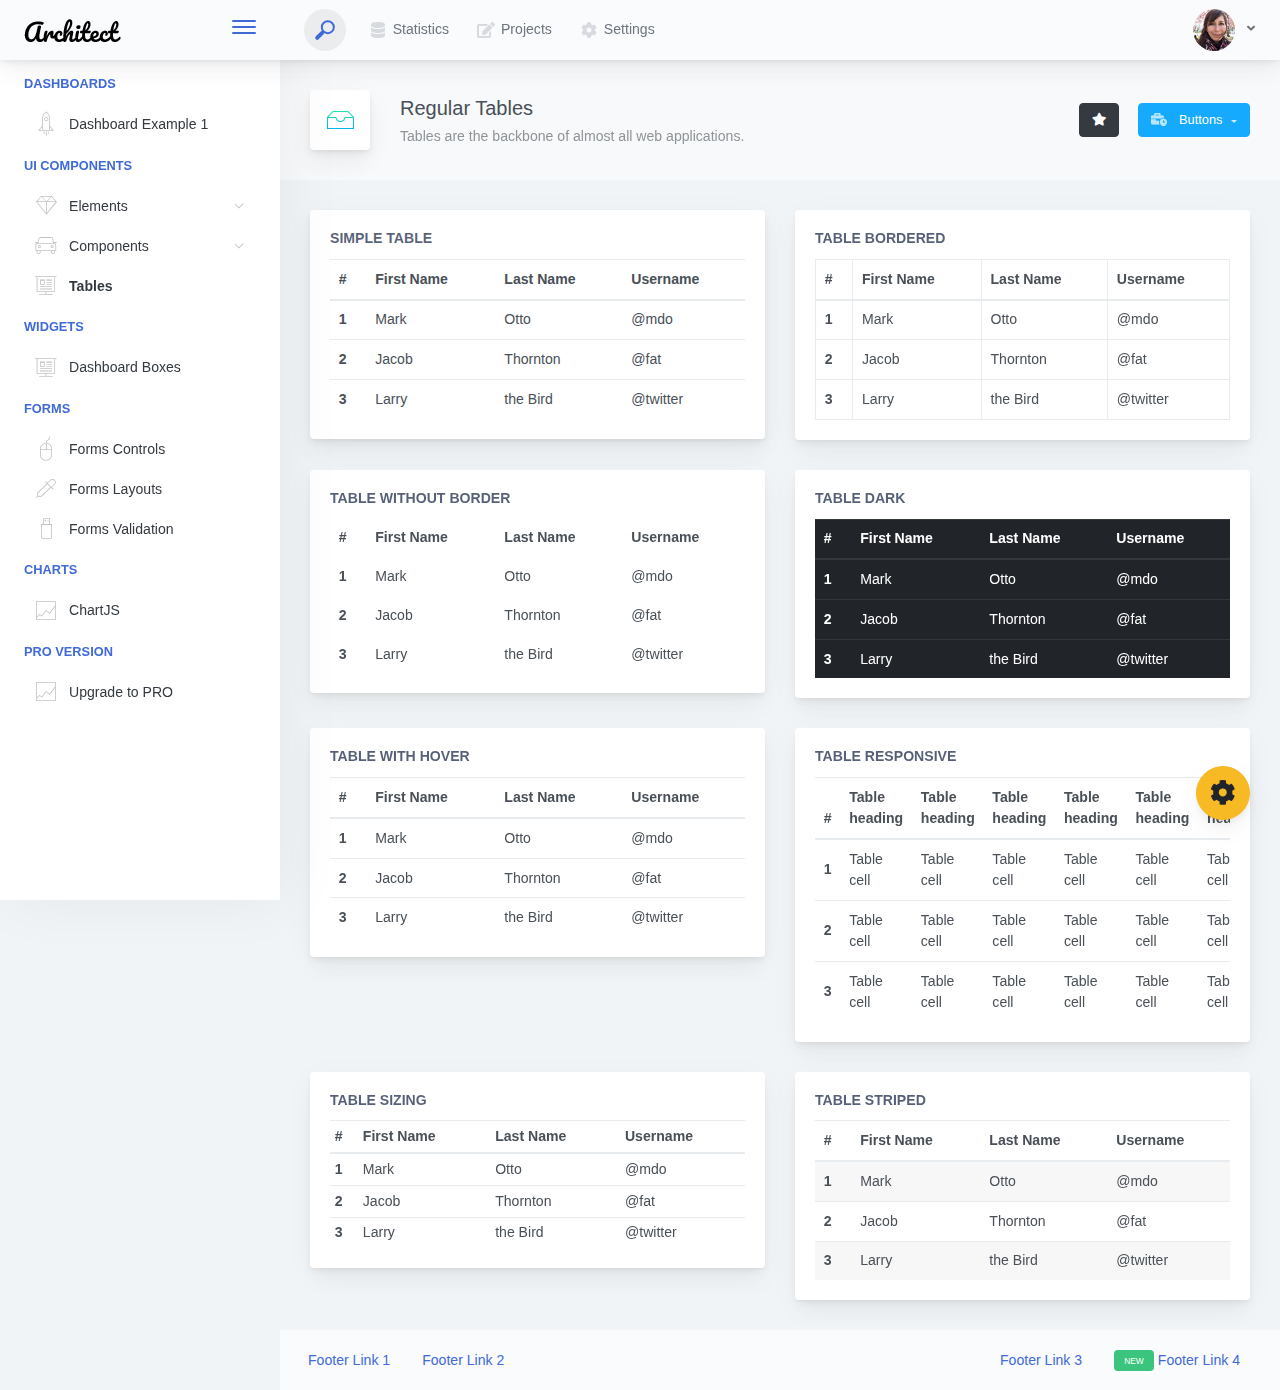
<file: New Admin/architectui-html-free/architectui-html-free/tables-regular.html>
<!doctype html>
<html lang="en">

<head>
    <meta charset="utf-8">
    <meta http-equiv="X-UA-Compatible" content="IE=edge">
    <meta http-equiv="Content-Language" content="en">
    <meta http-equiv="Content-Type" content="text/html; charset=utf-8"/>
    <title>Regular Tables - Tables are the backbone of almost all web applications.</title>
    <meta name="viewport" content="width=device-width, initial-scale=1, maximum-scale=1, user-scalable=no, shrink-to-fit=no" />
    <meta name="description" content="Tables are the backbone of almost all web applications.">
    <meta name="msapplication-tap-highlight" content="no">
    <!--
    =========================================================
    * ArchitectUI HTML Theme Dashboard - v1.0.0
    =========================================================
    * Product Page: https://dashboardpack.com
    * Copyright 2019 DashboardPack (https://dashboardpack.com)
    * Licensed under MIT (https://github.com/DashboardPack/architectui-html-theme-free/blob/master/LICENSE)
    =========================================================
    * The above copyright notice and this permission notice shall be included in all copies or substantial portions of the Software.
    -->
<link href="./main.css" rel="stylesheet"></head>
<body>
    <div class="app-container app-theme-white body-tabs-shadow fixed-sidebar fixed-header">
        <div class="app-header header-shadow">
            <div class="app-header__logo">
                <div class="logo-src"></div>
                <div class="header__pane ml-auto">
                    <div>
                        <button type="button" class="hamburger close-sidebar-btn hamburger--elastic" data-class="closed-sidebar">
                            <span class="hamburger-box">
                                <span class="hamburger-inner"></span>
                            </span>
                        </button>
                    </div>
                </div>
            </div>
            <div class="app-header__mobile-menu">
                <div>
                    <button type="button" class="hamburger hamburger--elastic mobile-toggle-nav">
                        <span class="hamburger-box">
                            <span class="hamburger-inner"></span>
                        </span>
                    </button>
                </div>
            </div>
            <div class="app-header__menu">
                <span>
                    <button type="button" class="btn-icon btn-icon-only btn btn-primary btn-sm mobile-toggle-header-nav">
                        <span class="btn-icon-wrapper">
                            <i class="fa fa-ellipsis-v fa-w-6"></i>
                        </span>
                    </button>
                </span>
            </div>    <div class="app-header__content">
                <div class="app-header-left">
                    <div class="search-wrapper">
                        <div class="input-holder">
                            <input type="text" class="search-input" placeholder="Type to search">
                            <button class="search-icon"><span></span></button>
                        </div>
                        <button class="close"></button>
                    </div>
                    <ul class="header-menu nav">
                        <li class="nav-item">
                            <a href="javascript:void(0);" class="nav-link">
                                <i class="nav-link-icon fa fa-database"> </i>
                                Statistics
                            </a>
                        </li>
                        <li class="btn-group nav-item">
                            <a href="javascript:void(0);" class="nav-link">
                                <i class="nav-link-icon fa fa-edit"></i>
                                Projects
                            </a>
                        </li>
                        <li class="dropdown nav-item">
                            <a href="javascript:void(0);" class="nav-link">
                                <i class="nav-link-icon fa fa-cog"></i>
                                Settings
                            </a>
                        </li>
                    </ul>        </div>
                <div class="app-header-right">
                    <div class="header-btn-lg pr-0">
                        <div class="widget-content p-0">
                            <div class="widget-content-wrapper">
                                <div class="widget-content-left">
                                    <div class="btn-group">
                                        <a data-toggle="dropdown" aria-haspopup="true" aria-expanded="false" class="p-0 btn">
                                            <img width="42" class="rounded-circle" src="assets/images/avatars/1.jpg" alt="">
                                            <i class="fa fa-angle-down ml-2 opacity-8"></i>
                                        </a>
                                        <div tabindex="-1" role="menu" aria-hidden="true" class="dropdown-menu dropdown-menu-right">
                                            <button type="button" tabindex="0" class="dropdown-item">User Account</button>
                                            <button type="button" tabindex="0" class="dropdown-item">Settings</button>
                                            <h6 tabindex="-1" class="dropdown-header">Header</h6>
                                            <button type="button" tabindex="0" class="dropdown-item">Actions</button>
                                            <div tabindex="-1" class="dropdown-divider"></div>
                                            <button type="button" tabindex="0" class="dropdown-item">Dividers</button>
                                        </div>
                                    </div>
                                </div>
                                <div class="widget-content-left  ml-3 header-user-info">
                                    <div class="widget-heading">
                                        Alina Mclourd
                                    </div>
                                    <div class="widget-subheading">
                                        VP People Manager
                                    </div>
                                </div>
                                <div class="widget-content-right header-user-info ml-3">
                                    <button type="button" class="btn-shadow p-1 btn btn-primary btn-sm show-toastr-example">
                                        <i class="fa text-white fa-calendar pr-1 pl-1"></i>
                                    </button>
                                </div>
                            </div>
                        </div>
                    </div>        </div>
            </div>
        </div>        <div class="ui-theme-settings">
            <button type="button" id="TooltipDemo" class="btn-open-options btn btn-warning">
                <i class="fa fa-cog fa-w-16 fa-spin fa-2x"></i>
            </button>
            <div class="theme-settings__inner">
                <div class="scrollbar-container">
                    <div class="theme-settings__options-wrapper">
                        <h3 class="themeoptions-heading">Layout Options
                        </h3>
                        <div class="p-3">
                            <ul class="list-group">
                                <li class="list-group-item">
                                    <div class="widget-content p-0">
                                        <div class="widget-content-wrapper">
                                            <div class="widget-content-left mr-3">
                                                <div class="switch has-switch switch-container-class" data-class="fixed-header">
                                                    <div class="switch-animate switch-on">
                                                        <input type="checkbox" checked data-toggle="toggle" data-onstyle="success">
                                                    </div>
                                                </div>
                                            </div>
                                            <div class="widget-content-left">
                                                <div class="widget-heading">Fixed Header
                                                </div>
                                                <div class="widget-subheading">Makes the header top fixed, always visible!
                                                </div>
                                            </div>
                                        </div>
                                    </div>
                                </li>
                                <li class="list-group-item">
                                    <div class="widget-content p-0">
                                        <div class="widget-content-wrapper">
                                            <div class="widget-content-left mr-3">
                                                <div class="switch has-switch switch-container-class" data-class="fixed-sidebar">
                                                    <div class="switch-animate switch-on">
                                                        <input type="checkbox" checked data-toggle="toggle" data-onstyle="success">
                                                    </div>
                                                </div>
                                            </div>
                                            <div class="widget-content-left">
                                                <div class="widget-heading">Fixed Sidebar
                                                </div>
                                                <div class="widget-subheading">Makes the sidebar left fixed, always visible!
                                                </div>
                                            </div>
                                        </div>
                                    </div>
                                </li>
                                <li class="list-group-item">
                                    <div class="widget-content p-0">
                                        <div class="widget-content-wrapper">
                                            <div class="widget-content-left mr-3">
                                                <div class="switch has-switch switch-container-class" data-class="fixed-footer">
                                                    <div class="switch-animate switch-off">
                                                        <input type="checkbox" data-toggle="toggle" data-onstyle="success">
                                                    </div>
                                                </div>
                                            </div>
                                            <div class="widget-content-left">
                                                <div class="widget-heading">Fixed Footer
                                                </div>
                                                <div class="widget-subheading">Makes the app footer bottom fixed, always visible!
                                                </div>
                                            </div>
                                        </div>
                                    </div>
                                </li>
                            </ul>
                        </div>
                        <h3 class="themeoptions-heading">
                            <div>
                                Header Options
                            </div>
                            <button type="button" class="btn-pill btn-shadow btn-wide ml-auto btn btn-focus btn-sm switch-header-cs-class" data-class="">
                                Restore Default
                            </button>
                        </h3>
                        <div class="p-3">
                            <ul class="list-group">
                                <li class="list-group-item">
                                    <h5 class="pb-2">Choose Color Scheme
                                    </h5>
                                    <div class="theme-settings-swatches">
                                        <div class="swatch-holder bg-primary switch-header-cs-class" data-class="bg-primary header-text-light">
                                        </div>
                                        <div class="swatch-holder bg-secondary switch-header-cs-class" data-class="bg-secondary header-text-light">
                                        </div>
                                        <div class="swatch-holder bg-success switch-header-cs-class" data-class="bg-success header-text-dark">
                                        </div>
                                        <div class="swatch-holder bg-info switch-header-cs-class" data-class="bg-info header-text-dark">
                                        </div>
                                        <div class="swatch-holder bg-warning switch-header-cs-class" data-class="bg-warning header-text-dark">
                                        </div>
                                        <div class="swatch-holder bg-danger switch-header-cs-class" data-class="bg-danger header-text-light">
                                        </div>
                                        <div class="swatch-holder bg-light switch-header-cs-class" data-class="bg-light header-text-dark">
                                        </div>
                                        <div class="swatch-holder bg-dark switch-header-cs-class" data-class="bg-dark header-text-light">
                                        </div>
                                        <div class="swatch-holder bg-focus switch-header-cs-class" data-class="bg-focus header-text-light">
                                        </div>
                                        <div class="swatch-holder bg-alternate switch-header-cs-class" data-class="bg-alternate header-text-light">
                                        </div>
                                        <div class="divider">
                                        </div>
                                        <div class="swatch-holder bg-vicious-stance switch-header-cs-class" data-class="bg-vicious-stance header-text-light">
                                        </div>
                                        <div class="swatch-holder bg-midnight-bloom switch-header-cs-class" data-class="bg-midnight-bloom header-text-light">
                                        </div>
                                        <div class="swatch-holder bg-night-sky switch-header-cs-class" data-class="bg-night-sky header-text-light">
                                        </div>
                                        <div class="swatch-holder bg-slick-carbon switch-header-cs-class" data-class="bg-slick-carbon header-text-light">
                                        </div>
                                        <div class="swatch-holder bg-asteroid switch-header-cs-class" data-class="bg-asteroid header-text-light">
                                        </div>
                                        <div class="swatch-holder bg-royal switch-header-cs-class" data-class="bg-royal header-text-light">
                                        </div>
                                        <div class="swatch-holder bg-warm-flame switch-header-cs-class" data-class="bg-warm-flame header-text-dark">
                                        </div>
                                        <div class="swatch-holder bg-night-fade switch-header-cs-class" data-class="bg-night-fade header-text-dark">
                                        </div>
                                        <div class="swatch-holder bg-sunny-morning switch-header-cs-class" data-class="bg-sunny-morning header-text-dark">
                                        </div>
                                        <div class="swatch-holder bg-tempting-azure switch-header-cs-class" data-class="bg-tempting-azure header-text-dark">
                                        </div>
                                        <div class="swatch-holder bg-amy-crisp switch-header-cs-class" data-class="bg-amy-crisp header-text-dark">
                                        </div>
                                        <div class="swatch-holder bg-heavy-rain switch-header-cs-class" data-class="bg-heavy-rain header-text-dark">
                                        </div>
                                        <div class="swatch-holder bg-mean-fruit switch-header-cs-class" data-class="bg-mean-fruit header-text-dark">
                                        </div>
                                        <div class="swatch-holder bg-malibu-beach switch-header-cs-class" data-class="bg-malibu-beach header-text-light">
                                        </div>
                                        <div class="swatch-holder bg-deep-blue switch-header-cs-class" data-class="bg-deep-blue header-text-dark">
                                        </div>
                                        <div class="swatch-holder bg-ripe-malin switch-header-cs-class" data-class="bg-ripe-malin header-text-light">
                                        </div>
                                        <div class="swatch-holder bg-arielle-smile switch-header-cs-class" data-class="bg-arielle-smile header-text-light">
                                        </div>
                                        <div class="swatch-holder bg-plum-plate switch-header-cs-class" data-class="bg-plum-plate header-text-light">
                                        </div>
                                        <div class="swatch-holder bg-happy-fisher switch-header-cs-class" data-class="bg-happy-fisher header-text-dark">
                                        </div>
                                        <div class="swatch-holder bg-happy-itmeo switch-header-cs-class" data-class="bg-happy-itmeo header-text-light">
                                        </div>
                                        <div class="swatch-holder bg-mixed-hopes switch-header-cs-class" data-class="bg-mixed-hopes header-text-light">
                                        </div>
                                        <div class="swatch-holder bg-strong-bliss switch-header-cs-class" data-class="bg-strong-bliss header-text-light">
                                        </div>
                                        <div class="swatch-holder bg-grow-early switch-header-cs-class" data-class="bg-grow-early header-text-light">
                                        </div>
                                        <div class="swatch-holder bg-love-kiss switch-header-cs-class" data-class="bg-love-kiss header-text-light">
                                        </div>
                                        <div class="swatch-holder bg-premium-dark switch-header-cs-class" data-class="bg-premium-dark header-text-light">
                                        </div>
                                        <div class="swatch-holder bg-happy-green switch-header-cs-class" data-class="bg-happy-green header-text-light">
                                        </div>
                                    </div>
                                </li>
                            </ul>
                        </div>
                        <h3 class="themeoptions-heading">
                            <div>Sidebar Options</div>
                            <button type="button" class="btn-pill btn-shadow btn-wide ml-auto btn btn-focus btn-sm switch-sidebar-cs-class" data-class="">
                                Restore Default
                            </button>
                        </h3>
                        <div class="p-3">
                            <ul class="list-group">
                                <li class="list-group-item">
                                    <h5 class="pb-2">Choose Color Scheme
                                    </h5>
                                    <div class="theme-settings-swatches">
                                        <div class="swatch-holder bg-primary switch-sidebar-cs-class" data-class="bg-primary sidebar-text-light">
                                        </div>
                                        <div class="swatch-holder bg-secondary switch-sidebar-cs-class" data-class="bg-secondary sidebar-text-light">
                                        </div>
                                        <div class="swatch-holder bg-success switch-sidebar-cs-class" data-class="bg-success sidebar-text-dark">
                                        </div>
                                        <div class="swatch-holder bg-info switch-sidebar-cs-class" data-class="bg-info sidebar-text-dark">
                                        </div>
                                        <div class="swatch-holder bg-warning switch-sidebar-cs-class" data-class="bg-warning sidebar-text-dark">
                                        </div>
                                        <div class="swatch-holder bg-danger switch-sidebar-cs-class" data-class="bg-danger sidebar-text-light">
                                        </div>
                                        <div class="swatch-holder bg-light switch-sidebar-cs-class" data-class="bg-light sidebar-text-dark">
                                        </div>
                                        <div class="swatch-holder bg-dark switch-sidebar-cs-class" data-class="bg-dark sidebar-text-light">
                                        </div>
                                        <div class="swatch-holder bg-focus switch-sidebar-cs-class" data-class="bg-focus sidebar-text-light">
                                        </div>
                                        <div class="swatch-holder bg-alternate switch-sidebar-cs-class" data-class="bg-alternate sidebar-text-light">
                                        </div>
                                        <div class="divider">
                                        </div>
                                        <div class="swatch-holder bg-vicious-stance switch-sidebar-cs-class" data-class="bg-vicious-stance sidebar-text-light">
                                        </div>
                                        <div class="swatch-holder bg-midnight-bloom switch-sidebar-cs-class" data-class="bg-midnight-bloom sidebar-text-light">
                                        </div>
                                        <div class="swatch-holder bg-night-sky switch-sidebar-cs-class" data-class="bg-night-sky sidebar-text-light">
                                        </div>
                                        <div class="swatch-holder bg-slick-carbon switch-sidebar-cs-class" data-class="bg-slick-carbon sidebar-text-light">
                                        </div>
                                        <div class="swatch-holder bg-asteroid switch-sidebar-cs-class" data-class="bg-asteroid sidebar-text-light">
                                        </div>
                                        <div class="swatch-holder bg-royal switch-sidebar-cs-class" data-class="bg-royal sidebar-text-light">
                                        </div>
                                        <div class="swatch-holder bg-warm-flame switch-sidebar-cs-class" data-class="bg-warm-flame sidebar-text-dark">
                                        </div>
                                        <div class="swatch-holder bg-night-fade switch-sidebar-cs-class" data-class="bg-night-fade sidebar-text-dark">
                                        </div>
                                        <div class="swatch-holder bg-sunny-morning switch-sidebar-cs-class" data-class="bg-sunny-morning sidebar-text-dark">
                                        </div>
                                        <div class="swatch-holder bg-tempting-azure switch-sidebar-cs-class" data-class="bg-tempting-azure sidebar-text-dark">
                                        </div>
                                        <div class="swatch-holder bg-amy-crisp switch-sidebar-cs-class" data-class="bg-amy-crisp sidebar-text-dark">
                                        </div>
                                        <div class="swatch-holder bg-heavy-rain switch-sidebar-cs-class" data-class="bg-heavy-rain sidebar-text-dark">
                                        </div>
                                        <div class="swatch-holder bg-mean-fruit switch-sidebar-cs-class" data-class="bg-mean-fruit sidebar-text-dark">
                                        </div>
                                        <div class="swatch-holder bg-malibu-beach switch-sidebar-cs-class" data-class="bg-malibu-beach sidebar-text-light">
                                        </div>
                                        <div class="swatch-holder bg-deep-blue switch-sidebar-cs-class" data-class="bg-deep-blue sidebar-text-dark">
                                        </div>
                                        <div class="swatch-holder bg-ripe-malin switch-sidebar-cs-class" data-class="bg-ripe-malin sidebar-text-light">
                                        </div>
                                        <div class="swatch-holder bg-arielle-smile switch-sidebar-cs-class" data-class="bg-arielle-smile sidebar-text-light">
                                        </div>
                                        <div class="swatch-holder bg-plum-plate switch-sidebar-cs-class" data-class="bg-plum-plate sidebar-text-light">
                                        </div>
                                        <div class="swatch-holder bg-happy-fisher switch-sidebar-cs-class" data-class="bg-happy-fisher sidebar-text-dark">
                                        </div>
                                        <div class="swatch-holder bg-happy-itmeo switch-sidebar-cs-class" data-class="bg-happy-itmeo sidebar-text-light">
                                        </div>
                                        <div class="swatch-holder bg-mixed-hopes switch-sidebar-cs-class" data-class="bg-mixed-hopes sidebar-text-light">
                                        </div>
                                        <div class="swatch-holder bg-strong-bliss switch-sidebar-cs-class" data-class="bg-strong-bliss sidebar-text-light">
                                        </div>
                                        <div class="swatch-holder bg-grow-early switch-sidebar-cs-class" data-class="bg-grow-early sidebar-text-light">
                                        </div>
                                        <div class="swatch-holder bg-love-kiss switch-sidebar-cs-class" data-class="bg-love-kiss sidebar-text-light">
                                        </div>
                                        <div class="swatch-holder bg-premium-dark switch-sidebar-cs-class" data-class="bg-premium-dark sidebar-text-light">
                                        </div>
                                        <div class="swatch-holder bg-happy-green switch-sidebar-cs-class" data-class="bg-happy-green sidebar-text-light">
                                        </div>
                                    </div>
                                </li>
                            </ul>
                        </div>
                        <h3 class="themeoptions-heading">
                            <div>Main Content Options</div>
                            <button type="button" class="btn-pill btn-shadow btn-wide ml-auto active btn btn-focus btn-sm">Restore Default
                            </button>
                        </h3>
                        <div class="p-3">
                            <ul class="list-group">
                                <li class="list-group-item">
                                    <h5 class="pb-2">Page Section Tabs
                                    </h5>
                                    <div class="theme-settings-swatches">
                                        <div role="group" class="mt-2 btn-group">
                                            <button type="button" class="btn-wide btn-shadow btn-primary btn btn-secondary switch-theme-class" data-class="body-tabs-line">
                                                Line
                                            </button>
                                            <button type="button" class="btn-wide btn-shadow btn-primary active btn btn-secondary switch-theme-class" data-class="body-tabs-shadow">
                                                Shadow
                                            </button>
                                        </div>
                                    </div>
                                </li>
                            </ul>
                        </div>
                    </div>
                </div>
            </div>
        </div>        <div class="app-main">
                <div class="app-sidebar sidebar-shadow">
                    <div class="app-header__logo">
                        <div class="logo-src"></div>
                        <div class="header__pane ml-auto">
                            <div>
                                <button type="button" class="hamburger close-sidebar-btn hamburger--elastic" data-class="closed-sidebar">
                                    <span class="hamburger-box">
                                        <span class="hamburger-inner"></span>
                                    </span>
                                </button>
                            </div>
                        </div>
                    </div>
                    <div class="app-header__mobile-menu">
                        <div>
                            <button type="button" class="hamburger hamburger--elastic mobile-toggle-nav">
                                <span class="hamburger-box">
                                    <span class="hamburger-inner"></span>
                                </span>
                            </button>
                        </div>
                    </div>
                    <div class="app-header__menu">
                        <span>
                            <button type="button" class="btn-icon btn-icon-only btn btn-primary btn-sm mobile-toggle-header-nav">
                                <span class="btn-icon-wrapper">
                                    <i class="fa fa-ellipsis-v fa-w-6"></i>
                                </span>
                            </button>
                        </span>
                    </div>    <div class="scrollbar-sidebar">
                        <div class="app-sidebar__inner">
                            <ul class="vertical-nav-menu">
                                <li class="app-sidebar__heading">Dashboards</li>
                                <li>
                                    <a href="index.html">
                                        <i class="metismenu-icon pe-7s-rocket"></i>
                                        Dashboard Example 1
                                    </a>
                                </li>
                                <li class="app-sidebar__heading">UI Components</li>
                                <li
                                    
                                    
                                    
                                    
                                    
                                    
                                    
                                    
                                >
                                    <a href="#">
                                        <i class="metismenu-icon pe-7s-diamond"></i>
                                        Elements
                                        <i class="metismenu-state-icon pe-7s-angle-down caret-left"></i>
                                    </a>
                                    <ul
                                        
                                        
                                        
                                        
                                        
                                        
                                        
                                        
                                    >
                                        <li>
                                            <a href="elements-buttons-standard.html">
                                                <i class="metismenu-icon"></i>
                                                Buttons
                                            </a>
                                        </li>
                                        <li>
                                            <a href="elements-dropdowns.html">
                                                <i class="metismenu-icon">
                                                </i>Dropdowns
                                            </a>
                                        </li>
                                        <li>
                                            <a href="elements-icons.html">
                                                <i class="metismenu-icon">
                                                </i>Icons
                                            </a>
                                        </li>
                                        <li>
                                            <a href="elements-badges-labels.html">
                                                <i class="metismenu-icon">
                                                </i>Badges
                                            </a>
                                        </li>
                                        <li>
                                            <a href="elements-cards.html">
                                                <i class="metismenu-icon">
                                                </i>Cards
                                            </a>
                                        </li>
                                        <li>
                                            <a href="elements-list-group.html">
                                                <i class="metismenu-icon">
                                                </i>List Groups
                                            </a>
                                        </li>
                                        <li>
                                            <a href="elements-navigation.html">
                                                <i class="metismenu-icon">
                                                </i>Navigation Menus
                                            </a>
                                        </li>
                                        <li>
                                            <a href="elements-utilities.html">
                                                <i class="metismenu-icon">
                                                </i>Utilities
                                            </a>
                                        </li>
                                    </ul>
                                </li>
                                <li
                                    
                                    
                                    
                                    
                                    
                                    
                                    
                                    
                                    
                                    
                                    
                                >
                                    <a href="#">
                                        <i class="metismenu-icon pe-7s-car"></i>
                                        Components
                                        <i class="metismenu-state-icon pe-7s-angle-down caret-left"></i>
                                    </a>
                                    <ul
                                        
                                        
                                        
                                        
                                        
                                        
                                        
                                        
                                        
                                        
                                        
                                    >
                                        <li>
                                            <a href="components-tabs.html">
                                                <i class="metismenu-icon">
                                                </i>Tabs
                                            </a>
                                        </li>
                                        <li>
                                            <a href="components-accordions.html">
                                                <i class="metismenu-icon">
                                                </i>Accordions
                                            </a>
                                        </li>
                                        <li>
                                            <a href="components-notifications.html">
                                                <i class="metismenu-icon">
                                                </i>Notifications
                                            </a>
                                        </li>
                                        <li>
                                            <a href="components-modals.html">
                                                <i class="metismenu-icon">
                                                </i>Modals
                                            </a>
                                        </li>
                                        <li>
                                            <a href="components-progress-bar.html">
                                                <i class="metismenu-icon">
                                                </i>Progress Bar
                                            </a>
                                        </li>
                                        <li>
                                            <a href="components-tooltips-popovers.html">
                                                <i class="metismenu-icon">
                                                </i>Tooltips &amp; Popovers
                                            </a>
                                        </li>
                                        <li>
                                            <a href="components-carousel.html">
                                                <i class="metismenu-icon">
                                                </i>Carousel
                                            </a>
                                        </li>
                                        <li>
                                            <a href="components-calendar.html">
                                                <i class="metismenu-icon">
                                                </i>Calendar
                                            </a>
                                        </li>
                                        <li>
                                            <a href="components-pagination.html">
                                                <i class="metismenu-icon">
                                                </i>Pagination
                                            </a>
                                        </li>
                                        <li>
                                            <a href="components-scrollable-elements.html">
                                                <i class="metismenu-icon">
                                                </i>Scrollable
                                            </a>
                                        </li>
                                        <li>
                                            <a href="components-maps.html">
                                                <i class="metismenu-icon">
                                                </i>Maps
                                            </a>
                                        </li>
                                    </ul>
                                </li>
                                <li  class="mm-active" >
                                    <a href="tables-regular.html">
                                        <i class="metismenu-icon pe-7s-display2"></i>
                                        Tables
                                    </a>
                                </li>
                                <li class="app-sidebar__heading">Widgets</li>
                                <li>
                                    <a href="dashboard-boxes.html">
                                        <i class="metismenu-icon pe-7s-display2"></i>
                                        Dashboard Boxes
                                    </a>
                                </li>
                                <li class="app-sidebar__heading">Forms</li>
                                <li>
                                    <a href="forms-controls.html">
                                        <i class="metismenu-icon pe-7s-mouse">
                                        </i>Forms Controls
                                    </a>
                                </li>
                                <li>
                                    <a href="forms-layouts.html">
                                        <i class="metismenu-icon pe-7s-eyedropper">
                                        </i>Forms Layouts
                                    </a>
                                </li>
                                <li>
                                    <a href="forms-validation.html">
                                        <i class="metismenu-icon pe-7s-pendrive">
                                        </i>Forms Validation
                                    </a>
                                </li>
                                <li class="app-sidebar__heading">Charts</li>
                                <li>
                                    <a href="charts-chartjs.html">
                                        <i class="metismenu-icon pe-7s-graph2">
                                        </i>ChartJS
                                    </a>
                                </li>
                                <li class="app-sidebar__heading">PRO Version</li>
                                <li>
                                    <a href="https://dashboardpack.com/theme-details/architectui-dashboard-html-pro/" target="_blank">
                                        <i class="metismenu-icon pe-7s-graph2">
                                        </i>
                                        Upgrade to PRO
                                    </a>
                                </li>
                            </ul>
                        </div>
                    </div>
                </div>    <div class="app-main__outer">
                    <div class="app-main__inner">
                        <div class="app-page-title">
                            <div class="page-title-wrapper">
                                <div class="page-title-heading">
                                    <div class="page-title-icon">
                                        <i class="pe-7s-drawer icon-gradient bg-happy-itmeo">
                                        </i>
                                    </div>
                                    <div>Regular Tables
                                        <div class="page-title-subheading">Tables are the backbone of almost all web applications.
                                        </div>
                                    </div>
                                </div>
                                <div class="page-title-actions">
                                    <button type="button" data-toggle="tooltip" title="Example Tooltip" data-placement="bottom" class="btn-shadow mr-3 btn btn-dark">
                                        <i class="fa fa-star"></i>
                                    </button>
                                    <div class="d-inline-block dropdown">
                                        <button type="button" data-toggle="dropdown" aria-haspopup="true" aria-expanded="false" class="btn-shadow dropdown-toggle btn btn-info">
                                            <span class="btn-icon-wrapper pr-2 opacity-7">
                                                <i class="fa fa-business-time fa-w-20"></i>
                                            </span>
                                            Buttons
                                        </button>
                                        <div tabindex="-1" role="menu" aria-hidden="true" class="dropdown-menu dropdown-menu-right">
                                            <ul class="nav flex-column">
                                                <li class="nav-item">
                                                    <a href="javascript:void(0);" class="nav-link">
                                                        <i class="nav-link-icon lnr-inbox"></i>
                                                        <span>
                                                            Inbox
                                                        </span>
                                                        <div class="ml-auto badge badge-pill badge-secondary">86</div>
                                                    </a>
                                                </li>
                                                <li class="nav-item">
                                                    <a href="javascript:void(0);" class="nav-link">
                                                        <i class="nav-link-icon lnr-book"></i>
                                                        <span>
                                                            Book
                                                        </span>
                                                        <div class="ml-auto badge badge-pill badge-danger">5</div>
                                                    </a>
                                                </li>
                                                <li class="nav-item">
                                                    <a href="javascript:void(0);" class="nav-link">
                                                        <i class="nav-link-icon lnr-picture"></i>
                                                        <span>
                                                            Picture
                                                        </span>
                                                    </a>
                                                </li>
                                                <li class="nav-item">
                                                    <a disabled href="javascript:void(0);" class="nav-link disabled">
                                                        <i class="nav-link-icon lnr-file-empty"></i>
                                                        <span>
                                                            File Disabled
                                                        </span>
                                                    </a>
                                                </li>
                                            </ul>
                                        </div>
                                    </div>
                                </div>    </div>
                        </div>            <div class="row">
                            <div class="col-lg-6">
                                <div class="main-card mb-3 card">
                                    <div class="card-body"><h5 class="card-title">Simple table</h5>
                                        <table class="mb-0 table">
                                            <thead>
                                            <tr>
                                                <th>#</th>
                                                <th>First Name</th>
                                                <th>Last Name</th>
                                                <th>Username</th>
                                            </tr>
                                            </thead>
                                            <tbody>
                                            <tr>
                                                <th scope="row">1</th>
                                                <td>Mark</td>
                                                <td>Otto</td>
                                                <td>@mdo</td>
                                            </tr>
                                            <tr>
                                                <th scope="row">2</th>
                                                <td>Jacob</td>
                                                <td>Thornton</td>
                                                <td>@fat</td>
                                            </tr>
                                            <tr>
                                                <th scope="row">3</th>
                                                <td>Larry</td>
                                                <td>the Bird</td>
                                                <td>@twitter</td>
                                            </tr>
                                            </tbody>
                                        </table>
                                    </div>
                                </div>
                            </div>
                            <div class="col-lg-6">
                                <div class="main-card mb-3 card">
                                    <div class="card-body"><h5 class="card-title">Table bordered</h5>
                                        <table class="mb-0 table table-bordered">
                                            <thead>
                                            <tr>
                                                <th>#</th>
                                                <th>First Name</th>
                                                <th>Last Name</th>
                                                <th>Username</th>
                                            </tr>
                                            </thead>
                                            <tbody>
                                            <tr>
                                                <th scope="row">1</th>
                                                <td>Mark</td>
                                                <td>Otto</td>
                                                <td>@mdo</td>
                                            </tr>
                                            <tr>
                                                <th scope="row">2</th>
                                                <td>Jacob</td>
                                                <td>Thornton</td>
                                                <td>@fat</td>
                                            </tr>
                                            <tr>
                                                <th scope="row">3</th>
                                                <td>Larry</td>
                                                <td>the Bird</td>
                                                <td>@twitter</td>
                                            </tr>
                                            </tbody>
                                        </table>
                                    </div>
                                </div>
                            </div>
                            <div class="col-lg-6">
                                <div class="main-card mb-3 card">
                                    <div class="card-body"><h5 class="card-title">Table without border</h5>
                                        <table class="mb-0 table table-borderless">
                                            <thead>
                                            <tr>
                                                <th>#</th>
                                                <th>First Name</th>
                                                <th>Last Name</th>
                                                <th>Username</th>
                                            </tr>
                                            </thead>
                                            <tbody>
                                            <tr>
                                                <th scope="row">1</th>
                                                <td>Mark</td>
                                                <td>Otto</td>
                                                <td>@mdo</td>
                                            </tr>
                                            <tr>
                                                <th scope="row">2</th>
                                                <td>Jacob</td>
                                                <td>Thornton</td>
                                                <td>@fat</td>
                                            </tr>
                                            <tr>
                                                <th scope="row">3</th>
                                                <td>Larry</td>
                                                <td>the Bird</td>
                                                <td>@twitter</td>
                                            </tr>
                                            </tbody>
                                        </table>
                                    </div>
                                </div>
                            </div>
                            <div class="col-lg-6">
                                <div class="main-card mb-3 card">
                                    <div class="card-body"><h5 class="card-title">Table dark</h5>
                                        <table class="mb-0 table table-dark">
                                            <thead>
                                            <tr>
                                                <th>#</th>
                                                <th>First Name</th>
                                                <th>Last Name</th>
                                                <th>Username</th>
                                            </tr>
                                            </thead>
                                            <tbody>
                                            <tr>
                                                <th scope="row">1</th>
                                                <td>Mark</td>
                                                <td>Otto</td>
                                                <td>@mdo</td>
                                            </tr>
                                            <tr>
                                                <th scope="row">2</th>
                                                <td>Jacob</td>
                                                <td>Thornton</td>
                                                <td>@fat</td>
                                            </tr>
                                            <tr>
                                                <th scope="row">3</th>
                                                <td>Larry</td>
                                                <td>the Bird</td>
                                                <td>@twitter</td>
                                            </tr>
                                            </tbody>
                                        </table>
                                    </div>
                                </div>
                            </div>
                            <div class="col-lg-6">
                                <div class="main-card mb-3 card">
                                    <div class="card-body"><h5 class="card-title">Table with hover</h5>
                                        <table class="mb-0 table table-hover">
                                            <thead>
                                            <tr>
                                                <th>#</th>
                                                <th>First Name</th>
                                                <th>Last Name</th>
                                                <th>Username</th>
                                            </tr>
                                            </thead>
                                            <tbody>
                                            <tr>
                                                <th scope="row">1</th>
                                                <td>Mark</td>
                                                <td>Otto</td>
                                                <td>@mdo</td>
                                            </tr>
                                            <tr>
                                                <th scope="row">2</th>
                                                <td>Jacob</td>
                                                <td>Thornton</td>
                                                <td>@fat</td>
                                            </tr>
                                            <tr>
                                                <th scope="row">3</th>
                                                <td>Larry</td>
                                                <td>the Bird</td>
                                                <td>@twitter</td>
                                            </tr>
                                            </tbody>
                                        </table>
                                    </div>
                                </div>
                            </div>
                            <div class="col-lg-6">
                                <div class="main-card mb-3 card">
                                    <div class="card-body"><h5 class="card-title">Table responsive</h5>
                                        <div class="table-responsive">
                                            <table class="mb-0 table">
                                                <thead>
                                                <tr>
                                                    <th>#</th>
                                                    <th>Table heading</th>
                                                    <th>Table heading</th>
                                                    <th>Table heading</th>
                                                    <th>Table heading</th>
                                                    <th>Table heading</th>
                                                    <th>Table heading</th>
                                                </tr>
                                                </thead>
                                                <tbody>
                                                <tr>
                                                    <th scope="row">1</th>
                                                    <td>Table cell</td>
                                                    <td>Table cell</td>
                                                    <td>Table cell</td>
                                                    <td>Table cell</td>
                                                    <td>Table cell</td>
                                                    <td>Table cell</td>
                                                </tr>
                                                <tr>
                                                    <th scope="row">2</th>
                                                    <td>Table cell</td>
                                                    <td>Table cell</td>
                                                    <td>Table cell</td>
                                                    <td>Table cell</td>
                                                    <td>Table cell</td>
                                                    <td>Table cell</td>
                                                </tr>
                                                <tr>
                                                    <th scope="row">3</th>
                                                    <td>Table cell</td>
                                                    <td>Table cell</td>
                                                    <td>Table cell</td>
                                                    <td>Table cell</td>
                                                    <td>Table cell</td>
                                                    <td>Table cell</td>
                                                </tr>
                                                </tbody>
                                            </table>
                                        </div>
                                    </div>
                                </div>
                            </div>
                            <div class="col-lg-6">
                                <div class="main-card mb-3 card">
                                    <div class="card-body"><h5 class="card-title">Table sizing</h5>
                                        <table class="mb-0 table table-sm">
                                            <thead>
                                            <tr>
                                                <th>#</th>
                                                <th>First Name</th>
                                                <th>Last Name</th>
                                                <th>Username</th>
                                            </tr>
                                            </thead>
                                            <tbody>
                                            <tr>
                                                <th scope="row">1</th>
                                                <td>Mark</td>
                                                <td>Otto</td>
                                                <td>@mdo</td>
                                            </tr>
                                            <tr>
                                                <th scope="row">2</th>
                                                <td>Jacob</td>
                                                <td>Thornton</td>
                                                <td>@fat</td>
                                            </tr>
                                            <tr>
                                                <th scope="row">3</th>
                                                <td>Larry</td>
                                                <td>the Bird</td>
                                                <td>@twitter</td>
                                            </tr>
                                            </tbody>
                                        </table>
                                    </div>
                                </div>
                            </div>
                            <div class="col-lg-6">
                                <div class="main-card mb-3 card">
                                    <div class="card-body"><h5 class="card-title">Table striped</h5>
                                        <table class="mb-0 table table-striped">
                                            <thead>
                                            <tr>
                                                <th>#</th>
                                                <th>First Name</th>
                                                <th>Last Name</th>
                                                <th>Username</th>
                                            </tr>
                                            </thead>
                                            <tbody>
                                            <tr>
                                                <th scope="row">1</th>
                                                <td>Mark</td>
                                                <td>Otto</td>
                                                <td>@mdo</td>
                                            </tr>
                                            <tr>
                                                <th scope="row">2</th>
                                                <td>Jacob</td>
                                                <td>Thornton</td>
                                                <td>@fat</td>
                                            </tr>
                                            <tr>
                                                <th scope="row">3</th>
                                                <td>Larry</td>
                                                <td>the Bird</td>
                                                <td>@twitter</td>
                                            </tr>
                                            </tbody>
                                        </table>
                                    </div>
                                </div>
                            </div>
                        </div>
                    </div>
                    <div class="app-wrapper-footer">
                        <div class="app-footer">
                            <div class="app-footer__inner">
                                <div class="app-footer-left">
                                    <ul class="nav">
                                        <li class="nav-item">
                                            <a href="javascript:void(0);" class="nav-link">
                                                Footer Link 1
                                            </a>
                                        </li>
                                        <li class="nav-item">
                                            <a href="javascript:void(0);" class="nav-link">
                                                Footer Link 2
                                            </a>
                                        </li>
                                    </ul>
                                </div>
                                <div class="app-footer-right">
                                    <ul class="nav">
                                        <li class="nav-item">
                                            <a href="javascript:void(0);" class="nav-link">
                                                Footer Link 3
                                            </a>
                                        </li>
                                        <li class="nav-item">
                                            <a href="javascript:void(0);" class="nav-link">
                                                <div class="badge badge-success mr-1 ml-0">
                                                    <small>NEW</small>
                                                </div>
                                                Footer Link 4
                                            </a>
                                        </li>
                                    </ul>
                                </div>
                            </div>
                        </div>
                    </div>    </div>
        </div>
    </div>
<script type="text/javascript" src="./assets/scripts/main.js"></script></body>
</html>
</file>
<file: css/style.css>
.container-fluid{
    border: 0;
    margin: 0;
    padding: 0;
    overflow: hidden;

  }
  .bg-grey{
    background-color: #efefef;
  }
  .navbar-default .navbar-nav>.active>a, .navbar-default .navbar-nav>.active>a:focus, .navbar-default .navbar-nav>.active>a:hover {
    color: indianred;
    background: none !important;
}

.navbar-default .navbar-nav>li>a:hover {

  color: indianred !important;

}
.container-fluid>.navbar-collapse, .container-fluid>.navbar-header, .container>.navbar-collapse, .container>.navbar-header {
    margin-right: 0px!important;
    margin-left: 0px!important;
}
 

   /* About Section*/
-----------------------*/
.about-content h2 {
  margin-bottom: 30px;
  font-size: 50px;
}
.about-content p {
  margin-bottom: 30px;
  font-size: 18px;
  color: #636363;
}
.about-content .site-btn {
  margin-top: 40px;
}
.about-section{
  margin-top: 20px;
  margin-bottom: 20px;i
}
.sb-wide{
  padding-left: 20px;
  padding-right: 20px;
  padding-top: 10px;
  padding-bottom: 10px;
}
.spad {
  padding:100px 0;
}
.about-img{
  width: 100%;
  height: 300px;
}
.goals-box h4 {
    margin-bottom: 15px;
    font-size: 24px;
}
.border-bottom{
  border-bottom: 2px solid #dee2e6 !important;
}
.border-right{
  border-right: 2px solid #dee2e6 !important;
  height: 200px;
}
p {
    font-size: 16px;
    color: #636363;
    line-height: 1.8;
}
.red{
  color: red;
}

.section-heading h2 {
  position: relative;
  display: inline-block; }
  .section-heading h2:before, .section-heading h2:after {
    content: "";
    position: absolute;
    bottom: 0;
    height: 2px;
    background: #dd3e3e;
    left: 0;
    -webkit-transform: translateX(-50%);
    -ms-transform: translateX(-50%);
    transform: translateX(-50%); 
  }
  .section-heading h2:before {
    width: 100px;
    bottom: -10px;
    left: 50%; }
  .section-heading h2:after {
    width: 80px;
    bottom: -20px;
    left: 50%; }

.section-heading.text-left h2:before, .section-heading.text-left h2:after {
  left: 0;
  -webkit-transform: translateX(0%);
  -ms-transform: translateX(0%);
  transform: translateX(0%); }

  /*---------------------
  Event Section
-----------------------*/
.event-list .el-item {
  margin-bottom: 50px;
}

.event-list .el-item:last-child {
  margin-bottom: 0;
}

.event-list .el-thubm {
  height: 262px;
}

.event-list .el-header {
  display: block;
  margin-bottom: 25px;
}

.event-list .el-date {
  display: inline-block;
  float: left;
  text-align: center;
  background: #dd3e3e;
  color: #fff;
  text-transform: uppercase;
  font-weight: 700;
  width: 75px;
  font-size: 12px;
  margin-right: 30px;
  padding-bottom: 5px;
  border-radius: 5px;
}

.event-list .el-date h2 {
  display: block;
  background: #f5f5f5;
  color: #000;
  padding: 8px 0;
  font-weight: 700;
  margin-bottom: 5px;
  border-radius: 4px 4px 0 0;
}

.event-list h3 {
  padding-top: 5px;
}

.event-list .el-metas {
  padding-top: 15px;
}

.event-list .el-metas .el-meta {
  display: inline-block;
  font-family: "Lora", serif;
  font-style: italic;
  font-size: 16px;
  margin-right: 15px;
}

.event-list .el-metas .el-meta i {
  color: #dd3e3e;
}

.event-list .el-metas .el-meta:last-child {
  margin-right: 0;
}

.event-list p {
  margin-bottom: 25px;
}

.event-list .site-btn {
  color: #dd3e3e;
}
.site-btn {
    padding: 14px 23px;
    display: inline-block;
    font-size: 14px;
    font-weight: 700;
    border: none;
    text-transform: uppercase;
    color: #fff;
    border-radius: 2px;
    background: #dd3e3e;
    letter-spacing: 1px;
    text-align: center;
}
.site-btn.sb-line {
    background-color: transparent;
    border: 2px solid #dd3e3e;
    color: #772d2d;
    letter-spacing: 2px;
}
.section-title h2 {
    font-size: 40px;
    font-weight: 700;
    text-transform: uppercase;
}
.section-title span {
    font-size: 16px;
    font-weight: 700;
    color: #dd3e3e;
    margin-bottom: 10px;
    display: block;
}
.quick-contact-info {
  background: #79423f;
  color: #e2d1d1!important;
  padding: 25px;
}
  .quick-contact-info h2 {
    color: #fff;
    text-transform: uppercase;
    font-size: 14px;
    letter-spacing: .2em;
     }

  .quick-contact-info p {
    color: #e2d1d1!important; 
  }
.bg-red{
  background-color: #651414;
  color: white!important;
}
.bg-red p {
  color: white!important;
}

/*page-info-section*/
.page-info-section {
  height: 350px;
  position: relative;
}

.page-info-section:after {
  position: absolute;
  content: '';
  width: 100%;
  height: 100%;
  left: 0;
  top: 0;
  background: #000;
  opacity: 0.65;
}

.page-info-section .page-info-content {
  position: relative;
  height: 100%;
  width: 100%;
  display: table;
  z-index: 2;
}

.page-info-section .page-info-content .pi-inner {
  display: table-cell;
  vertical-align: middle;
}

.page-info-section .page-info-content h2 {
  color: #fff;
  margin-bottom: 15px;
}

.page-info-section .site-breadcrumb {
  padding-left: 2px;
}

.page-info-section .site-breadcrumb a,
.page-info-section .site-breadcrumb span {
  color: #fff;
}

.page-info-section .site-breadcrumb i {
  color: #fff;
  margin: 0 8px;
}
/*page-info-section ends*/

/*about us*/
  .aboutus-img{
  background-image: url("../image/church.jpg");
  background-position: fixed;
 
}

/*pastor starts*/
.pastor-break{
  margin-top: 130px;
  margin-bottom: 130px;
}


/*sermon start*/
.sermon-title {
  text-align: center;
  margin-bottom: 70px;
}

.sermon-title.title-left {
  text-align: left;
}

.sermon-title span {
  font-size: 16px;
  font-weight: 700;
  color: #dd3e3e;
  margin-bottom: 10px;
  display: block;
}

.sermon-title h2 {
  font-size: 40px;
  font-weight: 700;
  color: #dd3e3e;
  text-transform: uppercase;
}

.sermon-section {
  padding-bottom: 0;
}

.sermon-warp {
  background: #f6f8f9;
  position: relative;
  height: 700px
}

.sermon-img{
  width: 100%;
  height: 600px;
}

.sermon-left-bg {
  position: absolute;
  width: 50%;
  height: 100%;
  left: 0;
  top: 0;
}

.sermon-content {
  padding-top: 100px;
  padding-bottom: 100px;
  padding-left: 70px;
}

.sermon-content h2 {
  margin-bottom: 30px;
}

.sermon-info {
  list-style: none;
  margin-bottom: 20px;
}

.sermon-info li {
  font-size: 18px;
  font-family: "Lora", serif;
  font-style: italic;
  margin-bottom: 10px;
}

.sermon-info li span {
  color: #dd3e3e;
}

/*sermon ends*/

/*---------------------
  Sermons Page
-----------------------*/
.sermons-list-section .pagination-area {
  padding-top: 10px;
}

.sermon-item {
  margin-bottom: 50px;
  display: flex;
  flex-direction: column;
  justify-content: space-between;
}

.sermon-item .si-thumb {
  height: 220px;
  margin-bottom: 25px;
}

.sermon-item .sermon-info {
  margin-bottom: 10px;
}

.sermon-item .si-content {
  padding: 30px;
  text-align: center;
  -webkit-box-shadow: 0 30px 40px rgba(231, 234, 236, 0.8);
          box-shadow: 0 30px 40px rgba(231, 234, 236, 0.8);
        height: 250px;
}

.sermon-item .si-content h4 {
  margin-bottom: 15px;
}
/*---------------------
  Sermons Page Ends
-----------------------*/

/*Pagination starts*/
.pagination-area {
  padding-top: 60px;
  position: relative;
}

.pagination-area p {
  float: right;
  margin-bottom: 0;
  padding-top: 9px;
}

.pageination-list {
  list-style: none;
  display: inline-block;
}

.pageination-list li {
  display: inline;
}

.pageination-list a {
  display: inline-block;
  color: #252525;
  border: 1px solid #ebebeb;
  padding: 10px 14px;
  margin-right: 3px;
  font-size: 16px;
  border-radius: 2px;
  -webkit-transition: all 0.4s;
  -o-transition: all 0.4s;
  transition: all 0.4s;
}

.pageination-list a:hover {
  color: #fff;
  background: #dd3e3e;
  border: 1px solid #dd3e3e;
}

/*Pagination ends*/

/*Events begins*/
 .event-img{
  width: 100%;
  height: 280px;


}
  .title-red h2{
    color: #dd3e3e;
  }
/*Events ends*/

/*Contact us begins*/
.bg-white{
  background-color: #fff!important;
  padding: 25px;
}
.bg-light{
  background-color: #f8f9fa!important;
  padding-top: 30px;
}
.font-weight-bold{
  font-weight: 700!important;
}
.form-control{
  height: 47px;
}
.p-4 {
    padding: 1.5rem!important;
}

.mb-3, .my-3 {
    margin-bottom: 1rem!important;
}
.sb-round{
  padding-left: 20px;
  padding-right: 20px;
  padding-top: 10px;
  padding-bottom: 10px;
  border-radius: 30px;
}
.footer{
  padding: 10px;
}

/*fucking media query for responsiveness*/
@media screen and (max-width: 480px){
 .border-bottom{
  border-bottom: none !important;
}
.border-right{
  border-right: none !important;
 
}
.testy{
 margin-left:-10px;
}
@media only screen and (min-width: 768px) and (max-width: 959px){
 
 .border-bottom{
  border-bottom: none !important;
}
.border-right{
  border-right: none !important;
 
}
 
}
@media (max-width: 767.98px) {
  .col-sm-6 .col-xs-12 .border-bottom {
    border-bottom: none !important; }
    
  }
  @media (max-width: 767.98px) {
   .col-sm-6 .col-xs-12 .border-right{
      width: 100%;
      border-right: none !important;
      } 
    }
    @media (max-width: 580px) {
  .col-sm-6 .col-xs-12 .border-bottom {
    border-bottom: none !important; }
    
  }
  @media (max-width: 580px) {
   .col-sm-6 .col-xs-12 .border-right{
      width: 100%;
      border-right: none !important;
      } 
    }
</file>
